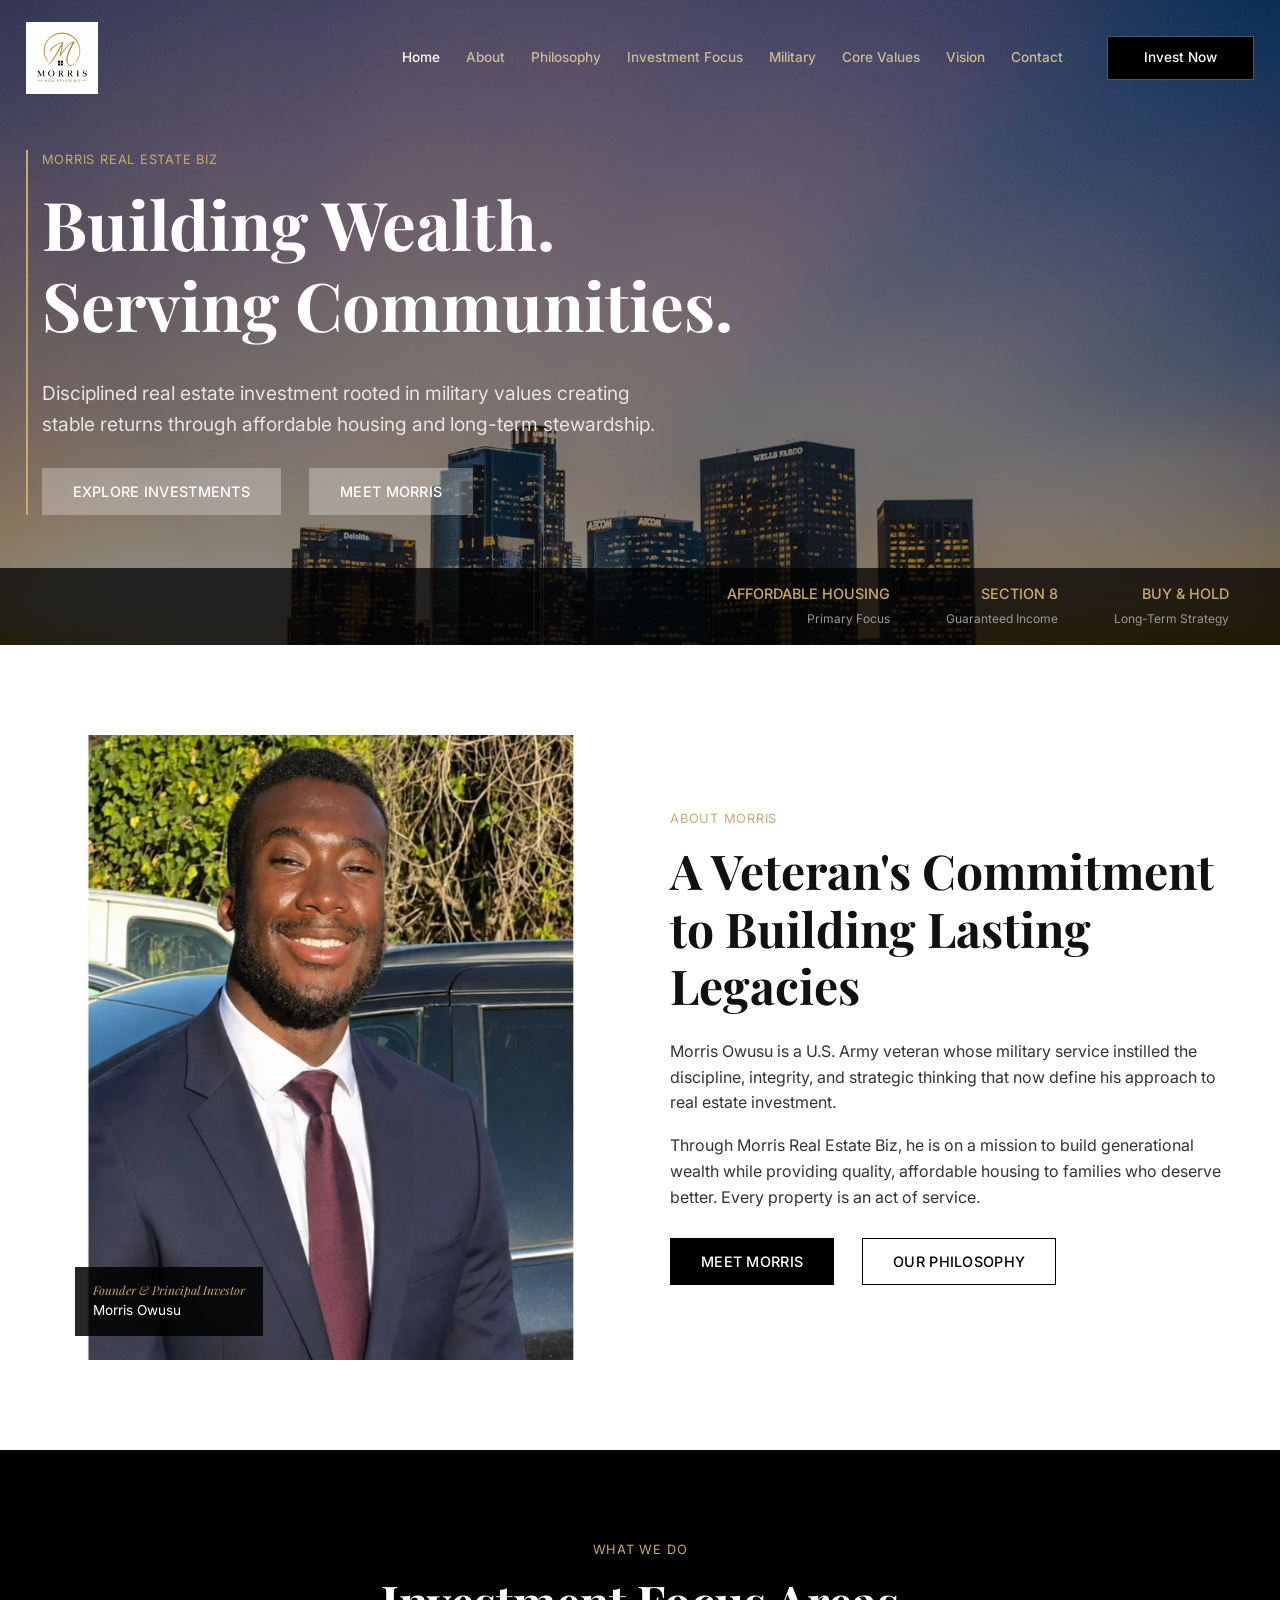
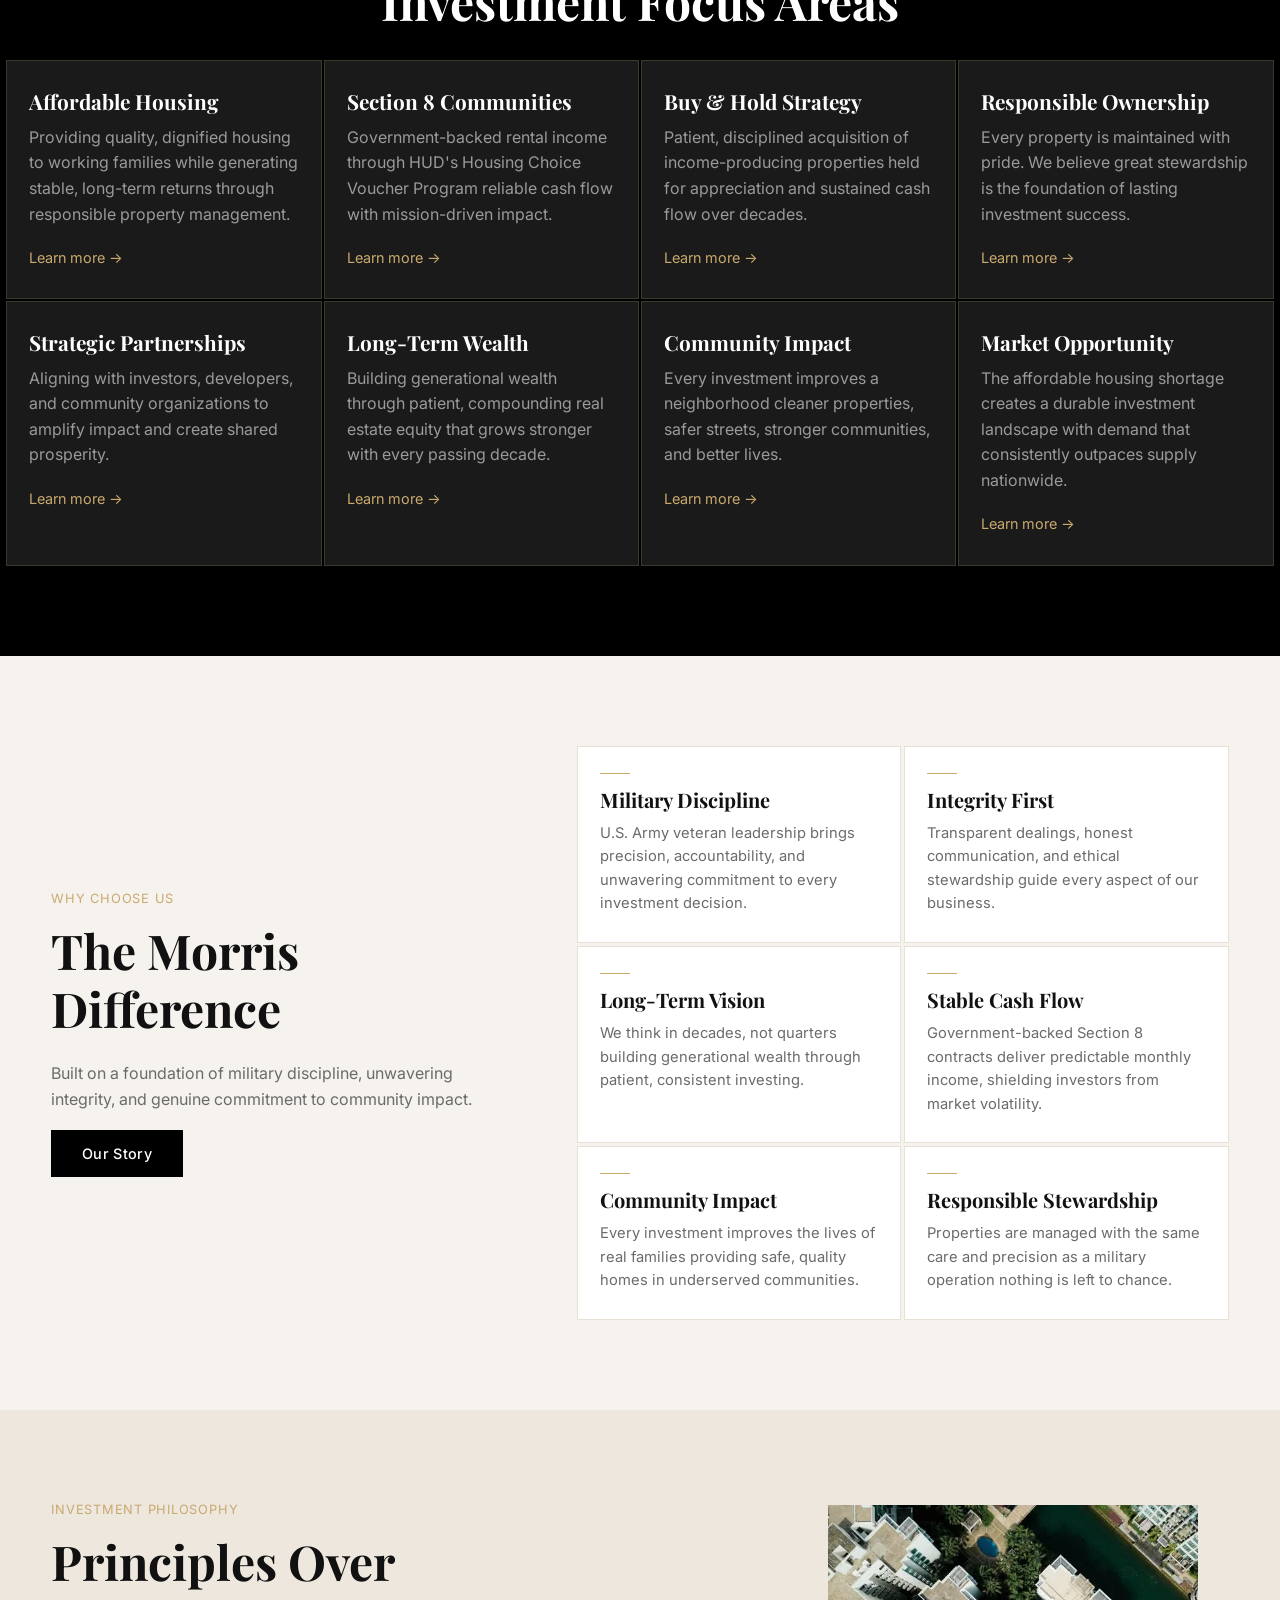
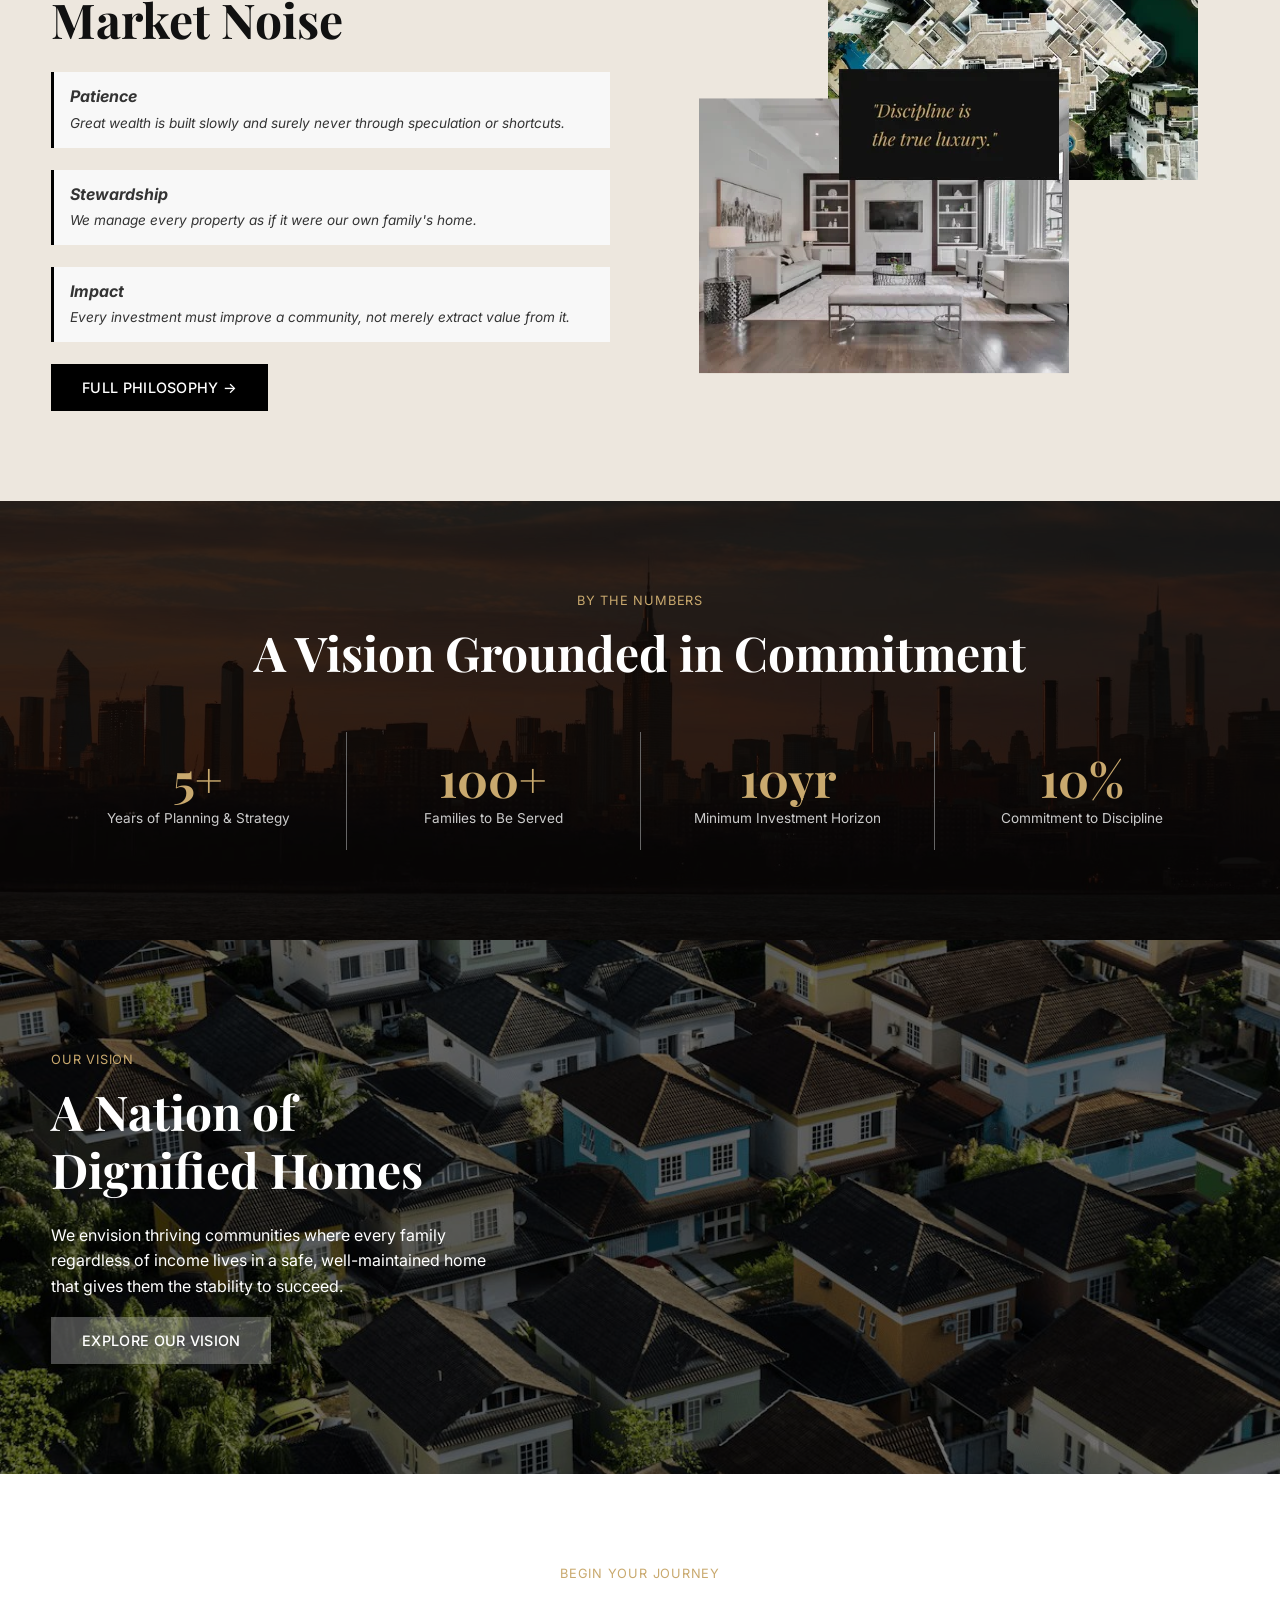
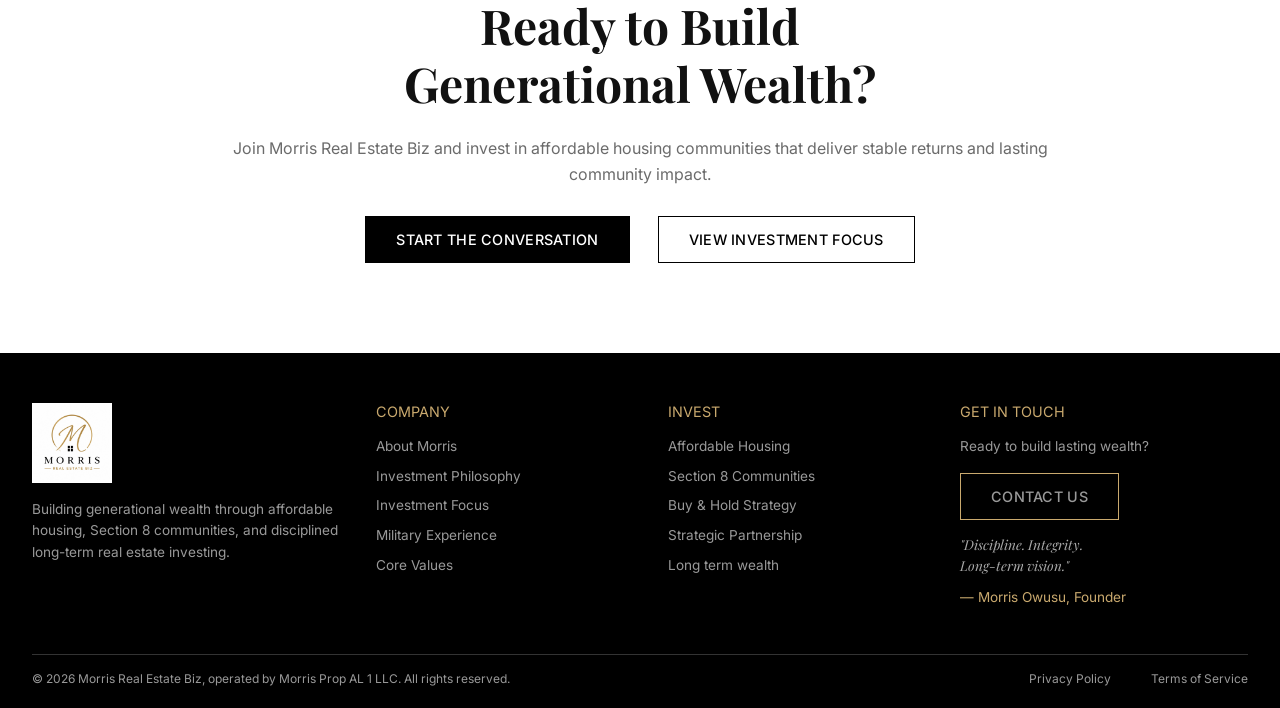
<file: index.html>
<!DOCTYPE html>
<html lang="en"><head><meta charset="utf-8"><meta name="viewport" content="width=device-width, initial-scale=1">
<title>Morris Real Estate Biz | Building Wealth. Serving Communities.</title><meta name="description" content="Disciplined real estate investment rooted in military values: affordable housing, Section 8 communities, and long-term buy & hold.">
<link rel="icon" type="image/png" href="/favicon.png">
<link rel="preconnect" href="https://fonts.googleapis.com"><link rel="preconnect" href="https://fonts.gstatic.com" crossorigin>
<link href="https://fonts.googleapis.com/css2?family=Inter:wght@400;500;600;700&family=Playfair+Display:ital,wght@0,400;0,600;0,700;0,800;1,400;1,700;1,800&display=swap" rel="stylesheet">
<link rel="stylesheet" href="/assets/style.css"></head>
<body>
<header class="site-header"><div class="nav-wrap">
<a class="logo" href="/" aria-label="Morris Real Estate Biz home"><img src="/assets/img/logo.png" alt="Morris Real Estate Biz logo" width="72" height="72"></a>
<button class="menu-toggle" aria-label="Open menu" onclick="document.querySelector('.nav').classList.toggle('open')">&#9776;</button>
<nav class="nav"><a href="/" class="active">Home</a><a href="/about/">About</a><a href="/philosophy/">Philosophy</a><a href="/investment-focus/">Investment Focus</a><a href="/military/">Military</a><a href="/core-values/">Core Values</a><a href="/vision/">Vision</a><a href="/contact/">Contact</a><a class="btn-nav" href="/contact/">Invest Now</a></nav></div></header>
<main>
<section class="hero  has-bar" style="background-image:url(/assets/img/hero-home.jpg)"><div class="hero-inner"><span class="eyebrow">Morris Real Estate Biz</span><h1>Building Wealth.<br>Serving Communities.</h1><p class="lead">Disciplined real estate investment rooted in military values creating stable returns through affordable housing and long-term stewardship.</p><div class="btns"><a class="btn btn-glass" href="/investment-focus/">Explore Investments</a><a class="btn btn-glass" href="/about/">Meet Morris</a></div></div><div class="hero-bar"><div><strong>AFFORDABLE HOUSING</strong><span>Primary Focus</span></div><div><strong>SECTION 8</strong><span>Guaranteed Income</span></div><div><strong>BUY &amp; HOLD</strong><span>Long-Term Strategy</span></div></div></section><section><div class="container split"><div class="rel"><img src="/assets/img/morris-portrait.webp" alt="Morris Owusu, Founder &amp; Principal Investor" width="625" height="625" style="width:100%;max-width:560px"><div class="photo-tag"><em>Founder &amp; Principal Investor</em>Morris Owusu</div></div>
<div><span class="eyebrow">About Morris</span><h2>A Veteran's Commitment to Building Lasting Legacies</h2><p>Morris Owusu is a U.S. Army veteran whose military service instilled the discipline, integrity, and strategic thinking that now define his approach to real estate investment.</p><p>Through Morris Real Estate Biz, he is on a mission to build generational wealth while providing quality, affordable housing to families who deserve better. Every property is an act of service.</p><div class="btns"><a class="btn btn-dark" href="/about/">Meet Morris</a><a class="btn btn-outline" href="/philosophy/">Our Philosophy</a></div></div></div></section>
<section class="bg-black"><div class="center"><span class="eyebrow">What We Do</span><h2>Investment Focus Areas</h2></div><div class="cards4" style="width:99%;margin:30px auto 0"><div class="dcard"><h3>Affordable Housing</h3><p>Providing quality, dignified housing to working families while generating stable, long-term returns through responsible property management.</p><a href="/investment-focus/">Learn more &rarr;</a></div><div class="dcard"><h3>Section 8 Communities</h3><p>Government-backed rental income through HUD's Housing Choice Voucher Program reliable cash flow with mission-driven impact.</p><a href="/investment-focus/">Learn more &rarr;</a></div><div class="dcard"><h3>Buy &amp; Hold Strategy</h3><p>Patient, disciplined acquisition of income-producing properties held for appreciation and sustained cash flow over decades.</p><a href="/investment-focus/">Learn more &rarr;</a></div><div class="dcard"><h3>Responsible Ownership</h3><p>Every property is maintained with pride. We believe great stewardship is the foundation of lasting investment success.</p><a href="/investment-focus/">Learn more &rarr;</a></div><div class="dcard"><h3>Strategic Partnerships</h3><p>Aligning with investors, developers, and community organizations to amplify impact and create shared prosperity.</p><a href="/investment-focus/">Learn more &rarr;</a></div><div class="dcard"><h3>Long-Term Wealth</h3><p>Building generational wealth through patient, compounding real estate equity that grows stronger with every passing decade.</p><a href="/investment-focus/">Learn more &rarr;</a></div><div class="dcard"><h3>Community Impact</h3><p>Every investment improves a neighborhood cleaner properties, safer streets, stronger communities, and better lives.</p><a href="/investment-focus/">Learn more &rarr;</a></div><div class="dcard"><h3>Market Opportunity</h3><p>The affordable housing shortage creates a durable investment landscape with demand that consistently outpaces supply nationwide.</p><a href="/investment-focus/">Learn more &rarr;</a></div></div></section>
<section class="bg-cream"><div class="container split" style="grid-template-columns:1fr 1.4fr"><div><span class="eyebrow">Why Choose Us</span><h2>The Morris<br>Difference</h2><p style="color:var(--muted)">Built on a foundation of military discipline, unwavering integrity, and genuine commitment to community impact.</p><a class="btn btn-dark" href="/about/" style="text-transform:none">Our Story</a></div>
<div class="cards2" style="gap:3px"><div class="wcard"><h3>Military Discipline</h3>U.S. Army veteran leadership brings precision, accountability, and unwavering commitment to every investment decision.</div><div class="wcard"><h3>Integrity First</h3>Transparent dealings, honest communication, and ethical stewardship guide every aspect of our business.</div><div class="wcard"><h3>Long-Term Vision</h3>We think in decades, not quarters building generational wealth through patient, consistent investing.</div><div class="wcard"><h3>Stable Cash Flow</h3>Government-backed Section 8 contracts deliver predictable monthly income, shielding investors from market volatility.</div><div class="wcard"><h3>Community Impact</h3>Every investment improves the lives of real families providing safe, quality homes in underserved communities.</div><div class="wcard"><h3>Responsible Stewardship</h3>Properties are managed with the same care and precision as a military operation nothing is left to chance.</div></div></div></section>
<section class="bg-sand"><div class="container split"><div><span class="eyebrow">Investment Philosophy</span><h2>Principles Over<br>Market Noise</h2>
<div class="principle"><strong>Patience</strong><span>Great wealth is built slowly and surely never through speculation or shortcuts.</span></div>
<div class="principle"><strong>Stewardship</strong><span>We manage every property as if it were our own family's home.</span></div>
<div class="principle"><strong>Impact</strong><span>Every investment must improve a community, not merely extract value from it.</span></div>
<a class="btn btn-dark" href="/philosophy/">Full Philosophy &rarr;</a></div><div><img src="/assets/img/philosophy-collage.webp" alt="Aerial view of residential properties and a modern living room — 'Discipline is the true luxury.'" width="500" height="500" style="margin:0 auto"></div></div></section>
<section class="stats" style="background-image:url(/assets/img/skyline-dusk.jpg)"><div class="container"><span class="eyebrow">By The Numbers</span><h2>A Vision Grounded in Commitment</h2><div class="stat-row"><div><b>5+</b><span>Years of Planning &amp; Strategy</span></div><div><b>100+</b><span>Families to Be Served</span></div><div><b>10yr</b><span>Minimum Investment Horizon</span></div><div><b>10%</b><span>Commitment to Discipline</span></div></div></div></section>
<section class="overlay-sec" style="background-image:url(/assets/img/houses-aerial.jpg);padding:110px 0"><div class="container"><span class="eyebrow">Our Vision</span><h2>A Nation of<br>Dignified Homes</h2><p style="max-width:460px">We envision thriving communities where every family regardless of income lives in a safe, well-maintained home that gives them the stability to succeed.</p><a class="btn btn-glass" href="/vision/">Explore Our Vision</a></div></section>
<section class="center"><div class="narrow"><span class="eyebrow">Begin Your Journey</span><h2>Ready to Build<br>Generational Wealth?</h2><p style="color:var(--muted)">Join Morris Real Estate Biz and invest in affordable housing communities that deliver stable returns and lasting community impact.</p><div class="btns"><a class="btn btn-dark" href="/contact/">Start the Conversation</a><a class="btn btn-outline" href="/investment-focus/">View Investment Focus</a></div></div></section>
</main>
<footer class="site-footer"><div class="foot-grid">
<div><a class="logo" href="/"><img src="/assets/img/logo.png" alt="Morris Real Estate Biz logo" width="80" height="80"></a><p>Building generational wealth through affordable housing, Section 8 communities, and disciplined long-term real estate investing.</p></div>
<div><h4>Company</h4><ul><li><a href="/about/">About Morris</a></li><li><a href="/philosophy/">Investment Philosophy</a></li><li><a href="/investment-focus/">Investment Focus</a></li><li><a href="/military/">Military Experience</a></li><li><a href="/core-values/">Core Values</a></li></ul></div>
<div><h4>Invest</h4><ul><li><a href="/investment-focus/">Affordable Housing</a></li><li><a href="/investment-focus/">Section 8 Communities</a></li><li><a href="/investment-focus/">Buy &amp; Hold Strategy</a></li><li><a href="/investment-focus/">Strategic Partnership</a></li><li><a href="/vision/">Long term wealth</a></li></ul></div>
<div><h4>Get in Touch</h4><p>Ready to build lasting wealth?</p><a class="btn btn-gold-outline" href="/contact/">Contact Us</a><p class="foot-quote">"Discipline. Integrity.<br>Long-term vision."</p><p style="color:var(--gold)">— Morris Owusu, Founder</p></div>
</div>
<div class="foot-bottom"><span>&copy; 2026 Morris Real Estate Biz, operated by Morris Prop AL 1 LLC. All rights reserved.</span><nav><a href="/privacy-policy/">Privacy Policy</a><a href="/terms-and-conditions/">Terms of Service</a></nav></div></footer>
</body></html>
</file>
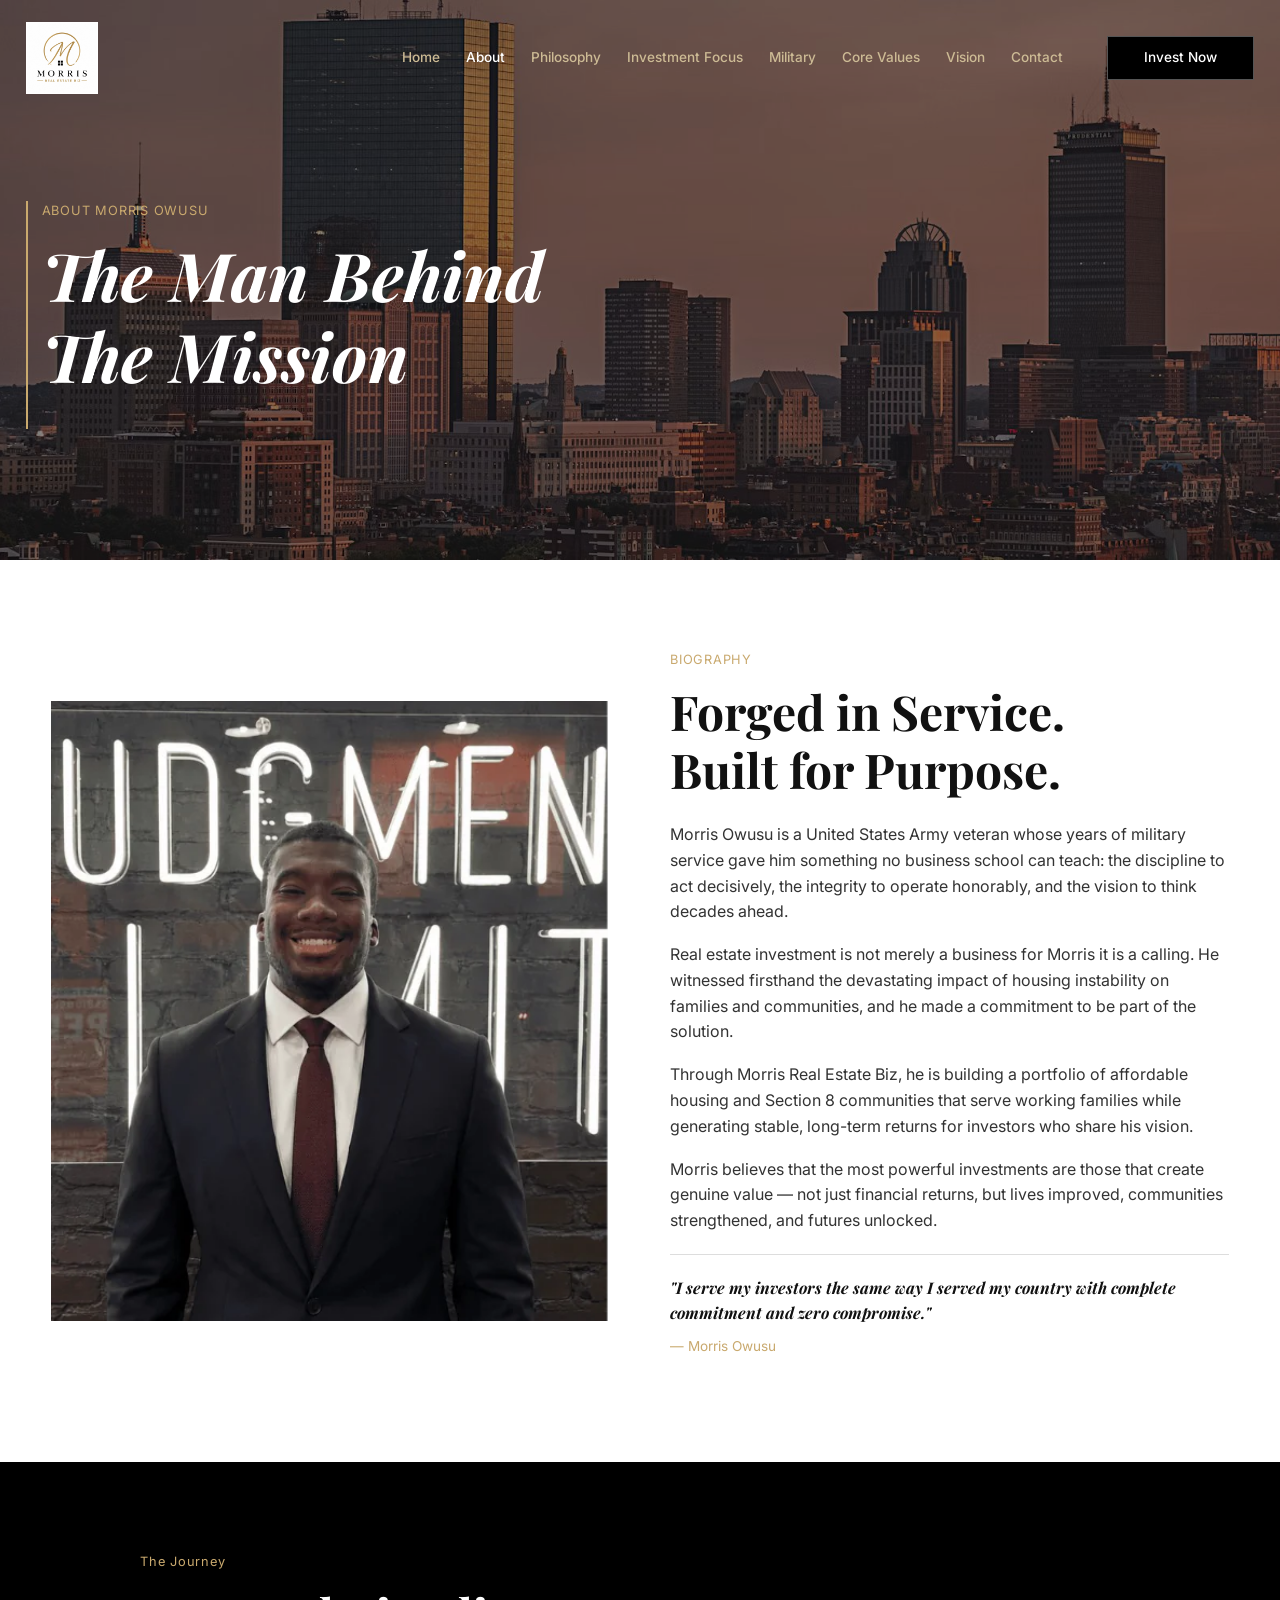
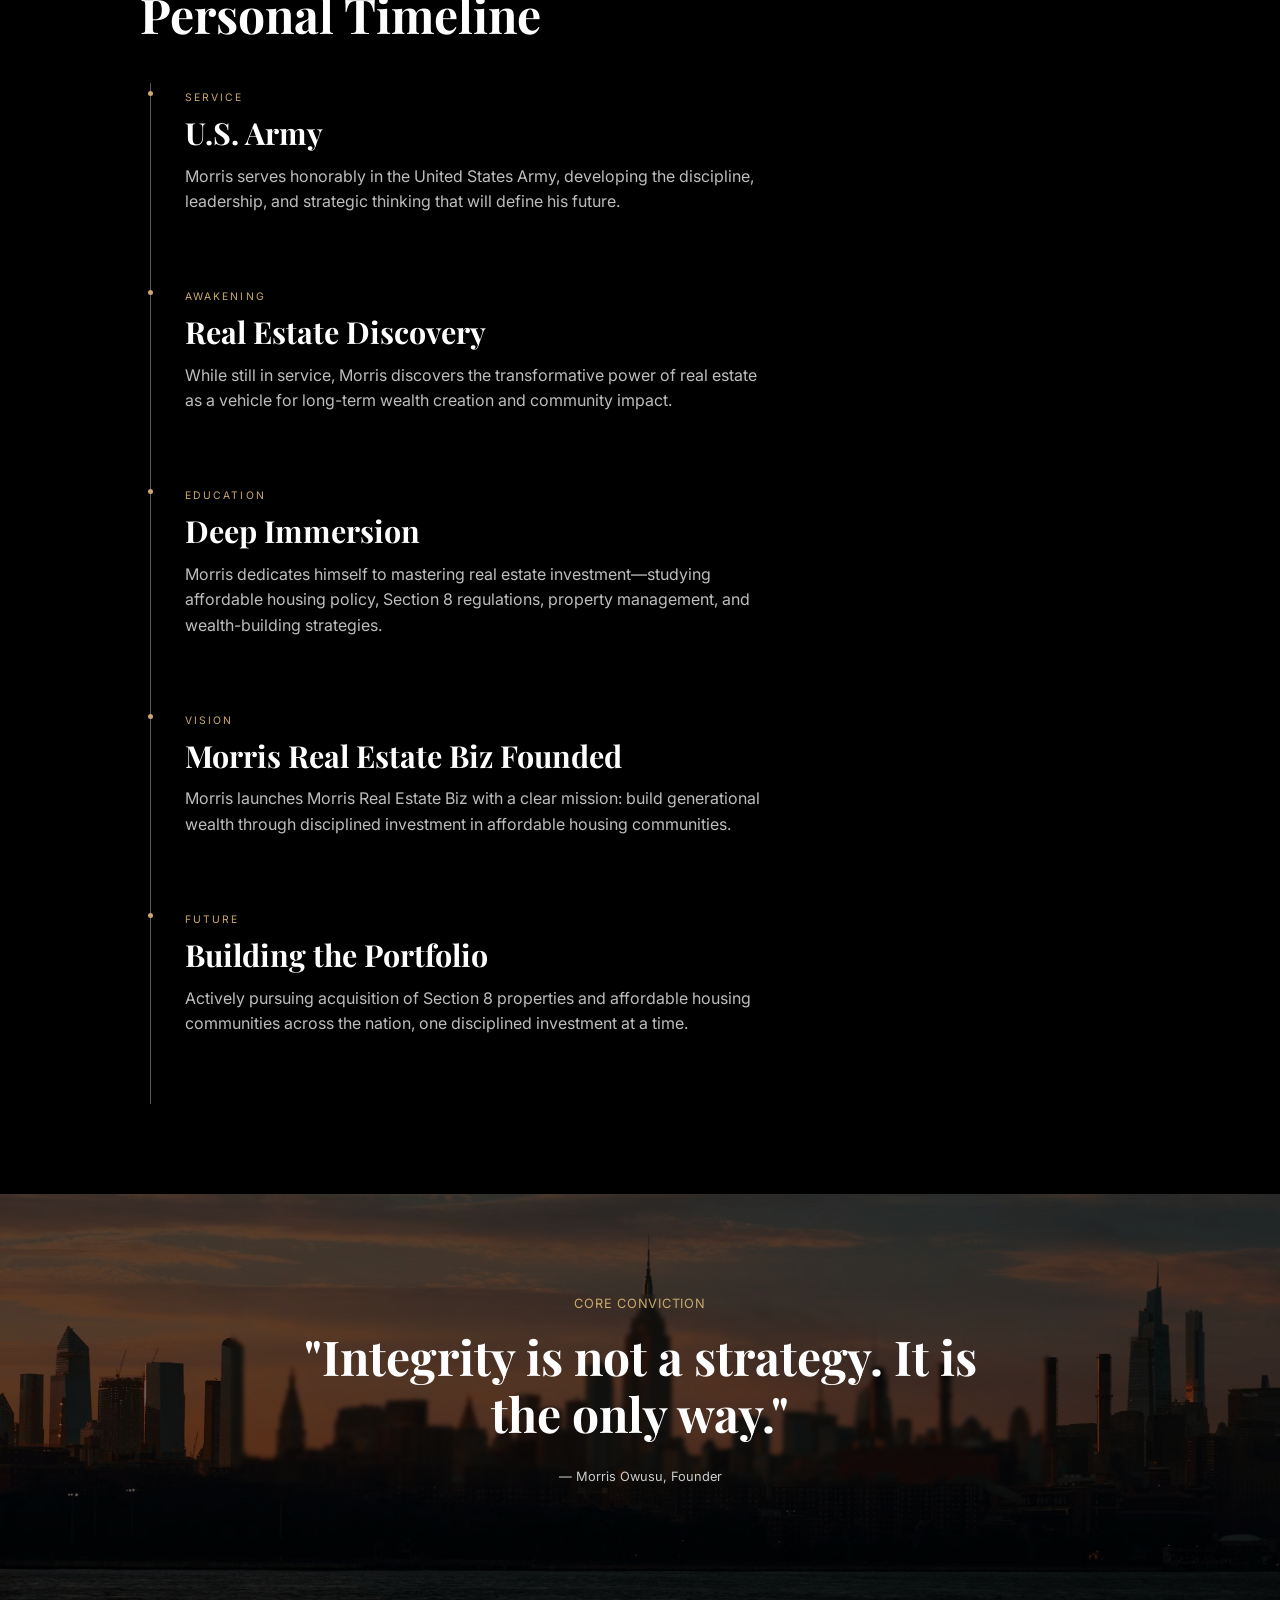
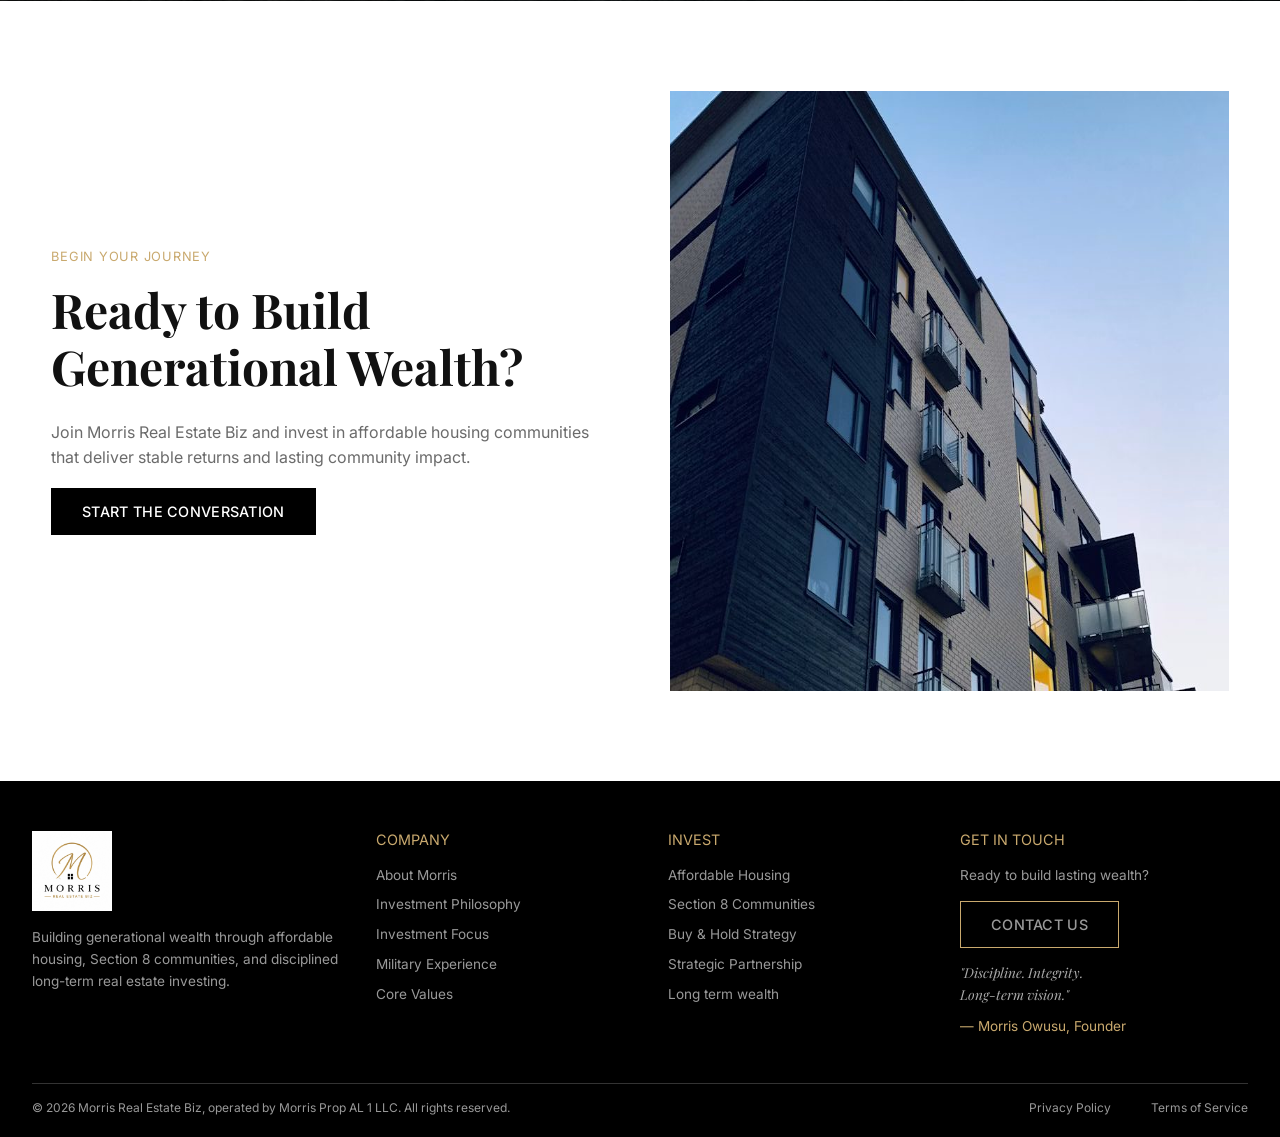
<file: about/index.html>
<!DOCTYPE html>
<html lang="en"><head><meta charset="utf-8"><meta name="viewport" content="width=device-width, initial-scale=1">
<title>About Morris Owusu | Morris Real Estate Biz</title><meta name="description" content="Morris Owusu is a U.S. Army veteran building generational wealth through affordable housing and Section 8 real estate.">
<link rel="icon" type="image/png" href="/favicon.png">
<link rel="preconnect" href="https://fonts.googleapis.com"><link rel="preconnect" href="https://fonts.gstatic.com" crossorigin>
<link href="https://fonts.googleapis.com/css2?family=Inter:wght@400;500;600;700&family=Playfair+Display:ital,wght@0,400;0,600;0,700;0,800;1,400;1,700;1,800&display=swap" rel="stylesheet">
<link rel="stylesheet" href="/assets/style.css"></head>
<body>
<header class="site-header"><div class="nav-wrap">
<a class="logo" href="/" aria-label="Morris Real Estate Biz home"><img src="/assets/img/logo.png" alt="Morris Real Estate Biz logo" width="72" height="72"></a>
<button class="menu-toggle" aria-label="Open menu" onclick="document.querySelector('.nav').classList.toggle('open')">&#9776;</button>
<nav class="nav"><a href="/">Home</a><a href="/about/" class="active">About</a><a href="/philosophy/">Philosophy</a><a href="/investment-focus/">Investment Focus</a><a href="/military/">Military</a><a href="/core-values/">Core Values</a><a href="/vision/">Vision</a><a href="/contact/">Contact</a><a class="btn-nav" href="/contact/">Invest Now</a></nav></div></header>
<main>
<section class="hero short" style="background-image:url(/assets/img/hero-boston.jpg)"><div class="hero-inner"><span class="eyebrow">About Morris Owusu</span><h1><em>The Man Behind<br>The Mission</em></h1></div></section><section><div class="container split"><div><img src="/assets/img/morris-about.webp" alt="Morris Owusu" width="518" height="688" style="margin:0 auto;max-height:620px;object-fit:cover;width:100%"></div>
<div><span class="eyebrow">Biography</span><h2>Forged in Service.<br>Built for Purpose.</h2><p>Morris Owusu is a United States Army veteran whose years of military service gave him something no business school can teach: the discipline to act decisively, the integrity to operate honorably, and the vision to think decades ahead.</p><p>Real estate investment is not merely a business for Morris it is a calling. He witnessed firsthand the devastating impact of housing instability on families and communities, and he made a commitment to be part of the solution.</p><p>Through Morris Real Estate Biz, he is building a portfolio of affordable housing and Section 8 communities that serve working families while generating stable, long-term returns for investors who share his vision.</p><p>Morris believes that the most powerful investments are those that create genuine value — not just financial returns, but lives improved, communities strengthened, and futures unlocked.</p>
<hr style="border:0;border-top:1px solid #ddd;margin:20px 0"><blockquote style="font-family:var(--serif);font-style:italic;font-weight:700;color:#111">"I serve my investors the same way I served my country with complete commitment and zero compromise."</blockquote><p style="color:var(--gold);font-size:.85rem;margin-top:10px">— Morris Owusu</p></div></div></section>
<section class="bg-black"><div class="narrow" style="width:min(1000px,86%)"><span class="eyebrow" style="text-transform:none">The Journey</span><h2>Personal Timeline</h2><div class="timeline" style="margin-top:40px"><div class="item"><small>SERVICE</small><h3>U.S. Army</h3><p>Morris serves honorably in the United States Army, developing the discipline, leadership, and strategic thinking that will define his future.</p></div><div class="item"><small>AWAKENING</small><h3>Real Estate Discovery</h3><p>While still in service, Morris discovers the transformative power of real estate as a vehicle for long-term wealth creation and community impact.</p></div><div class="item"><small>EDUCATION</small><h3>Deep Immersion</h3><p>Morris dedicates himself to mastering real estate investment—studying affordable housing policy, Section 8 regulations, property management, and wealth-building strategies.</p></div><div class="item"><small>VISION</small><h3>Morris Real Estate Biz Founded</h3><p>Morris launches Morris Real Estate Biz with a clear mission: build generational wealth through disciplined investment in affordable housing communities.</p></div><div class="item"><small>FUTURE</small><h3>Building the Portfolio</h3><p>Actively pursuing acquisition of Section 8 properties and affordable housing communities across the nation, one disciplined investment at a time.</p></div></div></div></section>
<section class="overlay-sec center" style="background-image:url(/assets/img/skyline-dusk.jpg);padding:100px 0"><div class="narrow" style="backdrop-filter:blur(2px)"><span class="eyebrow">Core Conviction</span><h2>"Integrity is not a strategy. It is<br>the only way."</h2><p style="font-size:.8rem;color:#ccc">— Morris Owusu, Founder</p></div></section>
<section><div class="container split"><div><span class="eyebrow">Begin Your Journey</span><h2>Ready to Build<br>Generational Wealth?</h2><p style="color:var(--muted)">Join Morris Real Estate Biz and invest in affordable housing communities that deliver stable returns and lasting community impact.</p><a class="btn btn-dark" href="/contact/">Start the Conversation</a></div><div><img src="/assets/img/building-sky.jpg" alt="Modern apartment building" width="800" height="600"></div></div></section>
</main>
<footer class="site-footer"><div class="foot-grid">
<div><a class="logo" href="/"><img src="/assets/img/logo.png" alt="Morris Real Estate Biz logo" width="80" height="80"></a><p>Building generational wealth through affordable housing, Section 8 communities, and disciplined long-term real estate investing.</p></div>
<div><h4>Company</h4><ul><li><a href="/about/">About Morris</a></li><li><a href="/philosophy/">Investment Philosophy</a></li><li><a href="/investment-focus/">Investment Focus</a></li><li><a href="/military/">Military Experience</a></li><li><a href="/core-values/">Core Values</a></li></ul></div>
<div><h4>Invest</h4><ul><li><a href="/investment-focus/">Affordable Housing</a></li><li><a href="/investment-focus/">Section 8 Communities</a></li><li><a href="/investment-focus/">Buy &amp; Hold Strategy</a></li><li><a href="/investment-focus/">Strategic Partnership</a></li><li><a href="/vision/">Long term wealth</a></li></ul></div>
<div><h4>Get in Touch</h4><p>Ready to build lasting wealth?</p><a class="btn btn-gold-outline" href="/contact/">Contact Us</a><p class="foot-quote">"Discipline. Integrity.<br>Long-term vision."</p><p style="color:var(--gold)">— Morris Owusu, Founder</p></div>
</div>
<div class="foot-bottom"><span>&copy; 2026 Morris Real Estate Biz, operated by Morris Prop AL 1 LLC. All rights reserved.</span><nav><a href="/privacy-policy/">Privacy Policy</a><a href="/terms-and-conditions/">Terms of Service</a></nav></div></footer>
</body></html>
</file>
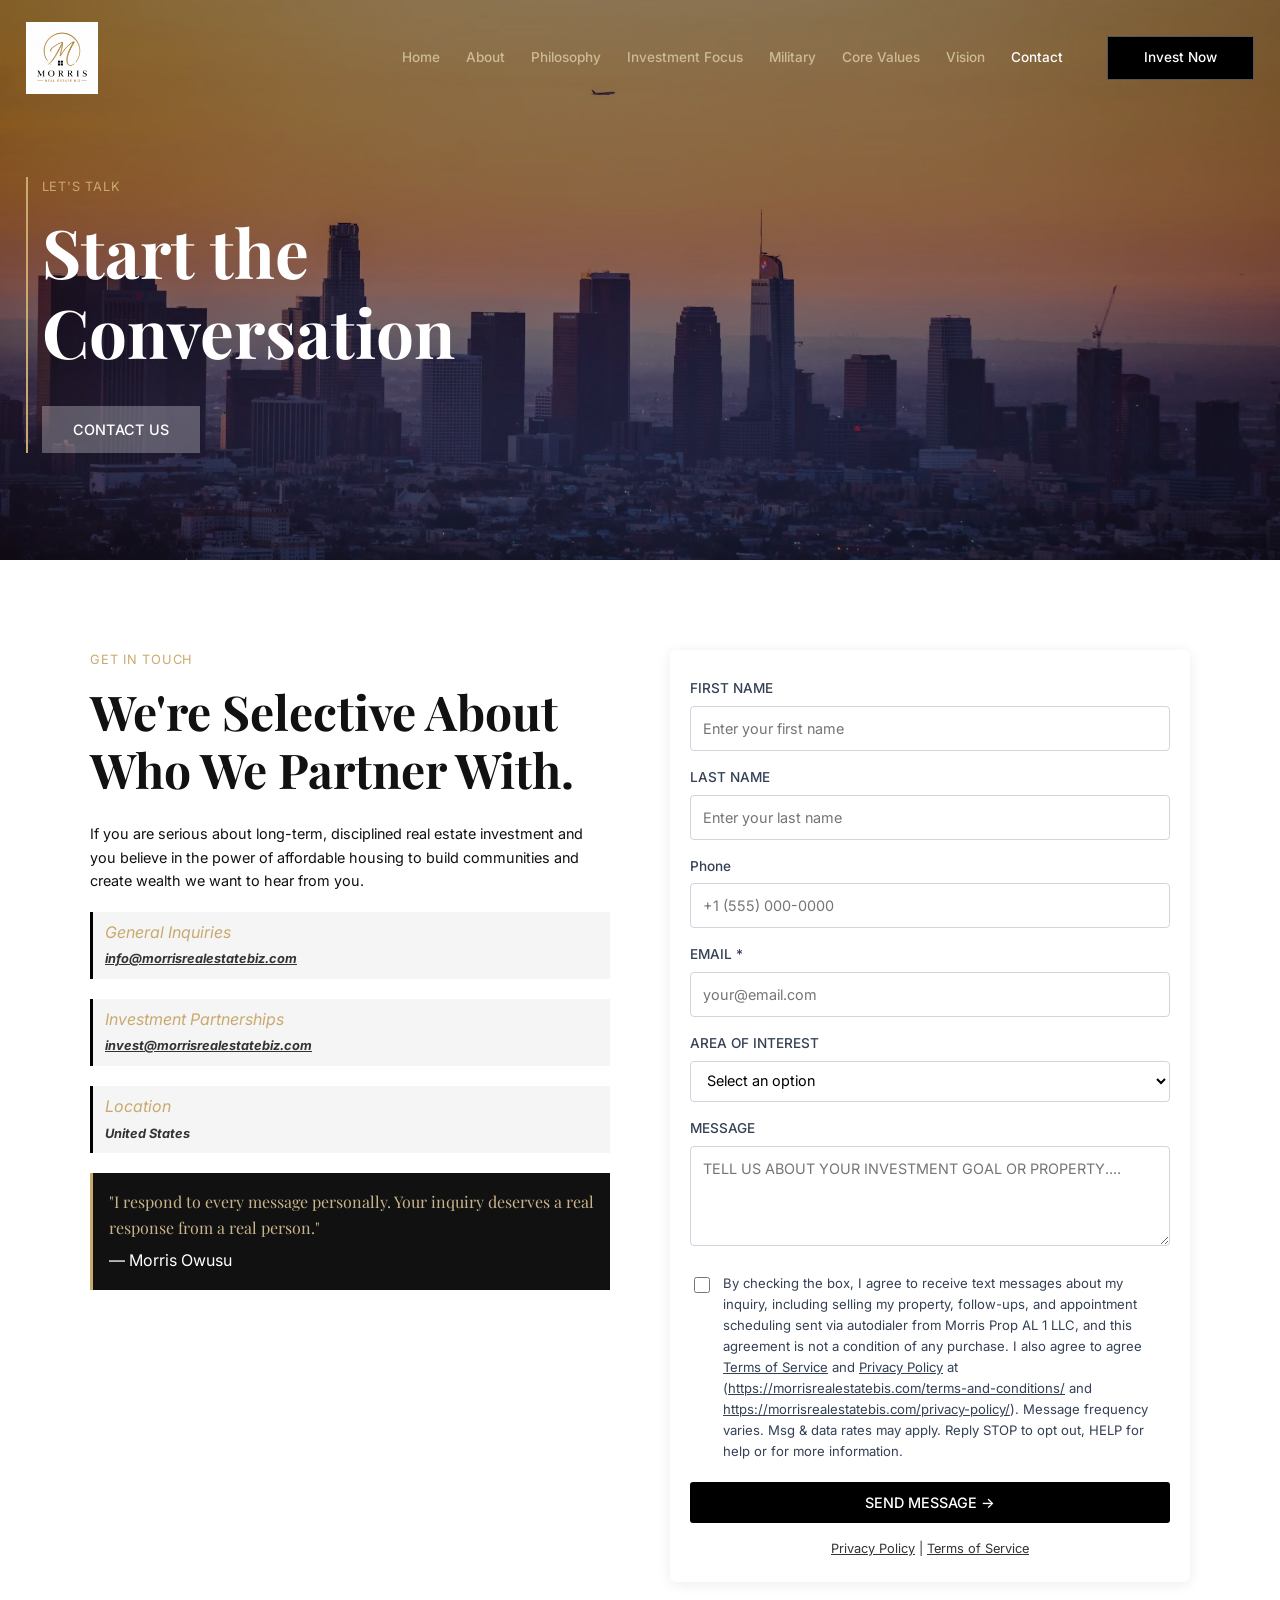
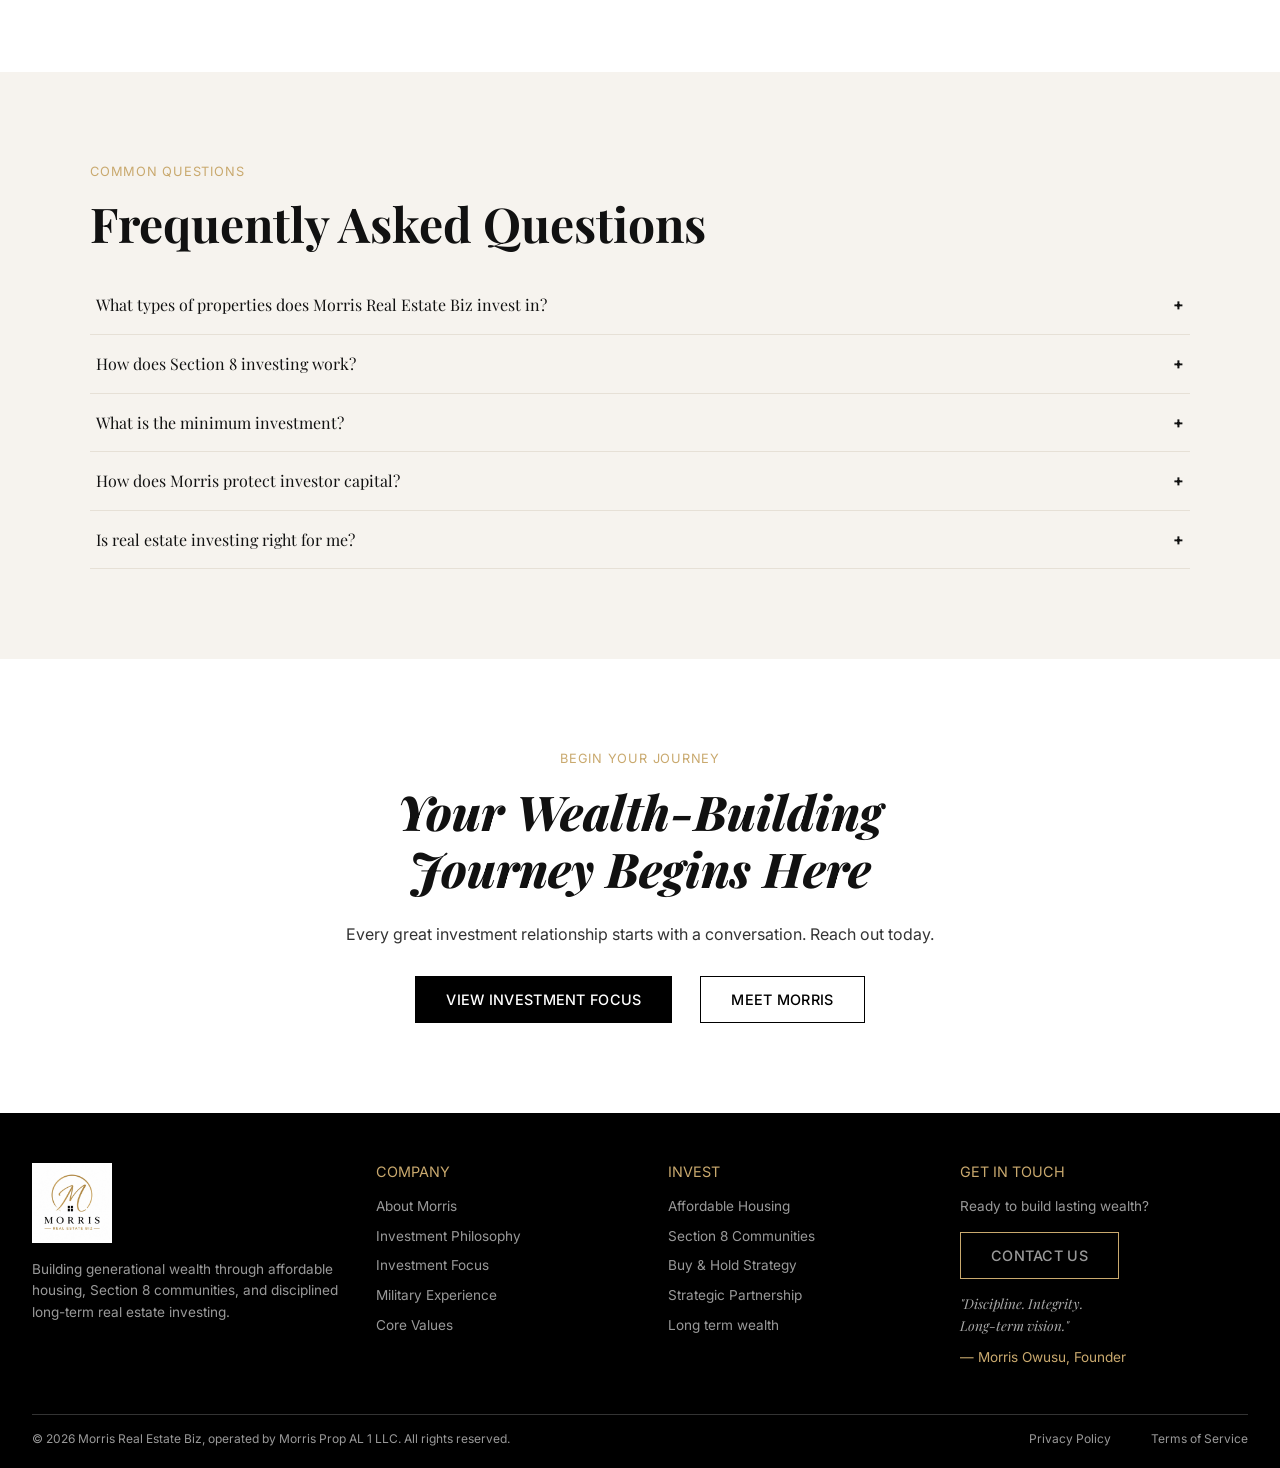
<file: contact/index.html>
<!DOCTYPE html>
<html lang="en"><head><meta charset="utf-8"><meta name="viewport" content="width=device-width, initial-scale=1">
<title>Contact | Morris Real Estate Biz</title><meta name="description" content="Start the conversation with Morris Real Estate Biz.">
<link rel="icon" type="image/png" href="/favicon.png">
<link rel="preconnect" href="https://fonts.googleapis.com"><link rel="preconnect" href="https://fonts.gstatic.com" crossorigin>
<link href="https://fonts.googleapis.com/css2?family=Inter:wght@400;500;600;700&family=Playfair+Display:ital,wght@0,400;0,600;0,700;0,800;1,400;1,700;1,800&display=swap" rel="stylesheet">
<link rel="stylesheet" href="/assets/style.css"></head>
<body>
<header class="site-header"><div class="nav-wrap">
<a class="logo" href="/" aria-label="Morris Real Estate Biz home"><img src="/assets/img/logo.png" alt="Morris Real Estate Biz logo" width="72" height="72"></a>
<button class="menu-toggle" aria-label="Open menu" onclick="document.querySelector('.nav').classList.toggle('open')">&#9776;</button>
<nav class="nav"><a href="/">Home</a><a href="/about/">About</a><a href="/philosophy/">Philosophy</a><a href="/investment-focus/">Investment Focus</a><a href="/military/">Military</a><a href="/core-values/">Core Values</a><a href="/vision/">Vision</a><a href="/contact/" class="active">Contact</a><a class="btn-nav" href="/contact/">Invest Now</a></nav></div></header>
<main>
<section class="hero short" style="background-image:url(/assets/img/hero-la-skyline.jpg)"><div class="hero-inner"><span class="eyebrow">Let's Talk</span><h1>Start the<br>Conversation</h1><div class="btns"><a class="btn btn-glass" href="#contact-form">Contact Us</a></div></div></section><section><div class="container split" style="width:min(1100px,92%);align-items:start"><div><span class="eyebrow">Get In Touch</span><h2>We're Selective About<br>Who We Partner With.</h2><p style="font-size:.9rem;color:#111">If you are serious about long-term, disciplined real estate investment and you believe in the power of affordable housing to build communities and create wealth we want to hear from you.</p>
<div class="info-box"><em>General Inquiries</em><strong><a href="mailto:info@morrisrealestatebiz.com">info@morrisrealestatebiz.com</a></strong></div>
<div class="info-box"><em>Investment Partnerships</em><strong><a href="mailto:invest@morrisrealestatebiz.com">invest@morrisrealestatebiz.com</a></strong></div>
<div class="info-box"><em>Location</em><strong>United States</strong></div>
<div class="quote-dark">"I respond to every message personally. Your inquiry deserves a real response from a real person."<span>— Morris Owusu</span></div></div>
<form id="contact-form" class="form-card" action="https://formsubmit.co/morrisowusu24@gmail.com" method="POST">
<input type="hidden" name="_subject" value="New website inquiry">
<input type="hidden" name="_captcha" value="true">
<input type="hidden" name="_template" value="table">
<input type="hidden" name="_next" value="https://morrisrealestatebis.com/thanks/">
<input type="text" name="_honey" style="display:none" tabindex="-1" autocomplete="off">
<label for="first_name">FIRST NAME</label><input type="text" id="first_name" name="First name" placeholder="Enter your first name" autocomplete="given-name">
<label for="last_name">LAST NAME</label><input type="text" id="last_name" name="Last name" placeholder="Enter your last name" autocomplete="family-name">
<label for="phone">Phone</label><input type="tel" id="phone" name="Phone" placeholder="+1 (555) 000-0000" autocomplete="tel">
<label for="email">EMAIL *</label><input type="email" id="email" name="email" placeholder="your@email.com" required autocomplete="email">
<label for="interest">AREA OF INTEREST</label><select id="interest" name="Area of interest"><option value="">Select an option</option><option>Selling a property</option><option>Investment partnership</option><option>Affordable housing / Section 8</option><option>General inquiry</option></select>
<label for="message">MESSAGE</label><textarea id="message" name="Message" placeholder="TELL US ABOUT YOUR INVESTMENT GOAL OR PROPERTY...."></textarea>
<div class="consent"><input type="checkbox" id="sms_consent" name="SMS consent" value="Yes - agreed to receive text messages from Morris Prop AL 1 LLC"><label for="sms_consent" style="margin:0;font-weight:400;font-size:.82rem">By checking the box, I agree to receive text messages about my inquiry, including selling my property, follow-ups, and appointment scheduling sent via autodialer from Morris Prop AL 1 LLC, and this agreement is not a condition of any purchase. I also agree to agree <a href="https://morrisrealestatebis.com/terms-and-conditions/" style="text-decoration:underline">Terms of Service</a> and <a href="https://morrisrealestatebis.com/privacy-policy/" style="text-decoration:underline">Privacy Policy</a> at (<a href="https://morrisrealestatebis.com/terms-and-conditions/" style="text-decoration:underline">https://morrisrealestatebis.com/terms-and-conditions/</a> and <a href="https://morrisrealestatebis.com/privacy-policy/" style="text-decoration:underline">https://morrisrealestatebis.com/privacy-policy/</a>). Message frequency varies. Msg &amp; data rates may apply. Reply STOP to opt out, HELP for help or for more information.</label></div>
<button type="submit">SEND MESSAGE &rarr;</button>
<div class="form-links"><a href="/privacy-policy/">Privacy Policy</a> | <a href="/terms-and-conditions/">Terms of Service</a></div>
</form></div></section>
<section class="bg-cream"><div class="container" style="width:min(1100px,92%)"><span class="eyebrow">Common Questions</span><h2>Frequently Asked Questions</h2><div class="faq"><details><summary>What types of properties does Morris Real Estate Biz invest in?</summary><p>We focus primarily on affordable housing and Section 8 qualified multifamily and single-family residential properties. We prioritize markets with strong demand, manageable prices, and genuine community need.</p></details><details><summary>How does Section 8 investing work?</summary><p>The Housing Choice Voucher Program (Section 8) allows qualifying tenants to use government vouchers for rental assistance. As a landlord, you receive a guaranteed portion of rent directly from HUD, providing exceptional income stability.</p></details><details><summary>What is the minimum investment?</summary><p>Minimum investment thresholds vary by deal structure. We encourage you to reach out for a conversation — we tailor partnership structures to align with each investor's goals and capacity.</p></details><details><summary>How does Morris protect investor capital?</summary><p>Through conservative leverage, rigorous property due diligence, thorough market analysis, and disciplined cash flow underwriting. Every deal must cashflow positively before we proceed.</p></details><details><summary>Is real estate investing right for me?</summary><p>Real estate investment requires patience, capital commitment, and a long-term outlook. If you share Morris's belief in the power of patient, disciplined investing in affordable housing, we encourage you to start a conversation.</p></details></div></div></section>
<section class="center"><div class="narrow"><span class="eyebrow">Begin Your Journey</span><h2 style="font-style:italic;font-weight:800">Your Wealth-Building<br>Journey Begins Here</h2><p>Every great investment relationship starts with a conversation. Reach out today.</p><div class="btns"><a class="btn btn-dark" href="/investment-focus/">View Investment Focus</a><a class="btn btn-outline" href="/about/">Meet Morris</a></div></div></section>
</main>
<footer class="site-footer"><div class="foot-grid">
<div><a class="logo" href="/"><img src="/assets/img/logo.png" alt="Morris Real Estate Biz logo" width="80" height="80"></a><p>Building generational wealth through affordable housing, Section 8 communities, and disciplined long-term real estate investing.</p></div>
<div><h4>Company</h4><ul><li><a href="/about/">About Morris</a></li><li><a href="/philosophy/">Investment Philosophy</a></li><li><a href="/investment-focus/">Investment Focus</a></li><li><a href="/military/">Military Experience</a></li><li><a href="/core-values/">Core Values</a></li></ul></div>
<div><h4>Invest</h4><ul><li><a href="/investment-focus/">Affordable Housing</a></li><li><a href="/investment-focus/">Section 8 Communities</a></li><li><a href="/investment-focus/">Buy &amp; Hold Strategy</a></li><li><a href="/investment-focus/">Strategic Partnership</a></li><li><a href="/vision/">Long term wealth</a></li></ul></div>
<div><h4>Get in Touch</h4><p>Ready to build lasting wealth?</p><a class="btn btn-gold-outline" href="/contact/">Contact Us</a><p class="foot-quote">"Discipline. Integrity.<br>Long-term vision."</p><p style="color:var(--gold)">— Morris Owusu, Founder</p></div>
</div>
<div class="foot-bottom"><span>&copy; 2026 Morris Real Estate Biz, operated by Morris Prop AL 1 LLC. All rights reserved.</span><nav><a href="/privacy-policy/">Privacy Policy</a><a href="/terms-and-conditions/">Terms of Service</a></nav></div></footer>
</body></html>
</file>
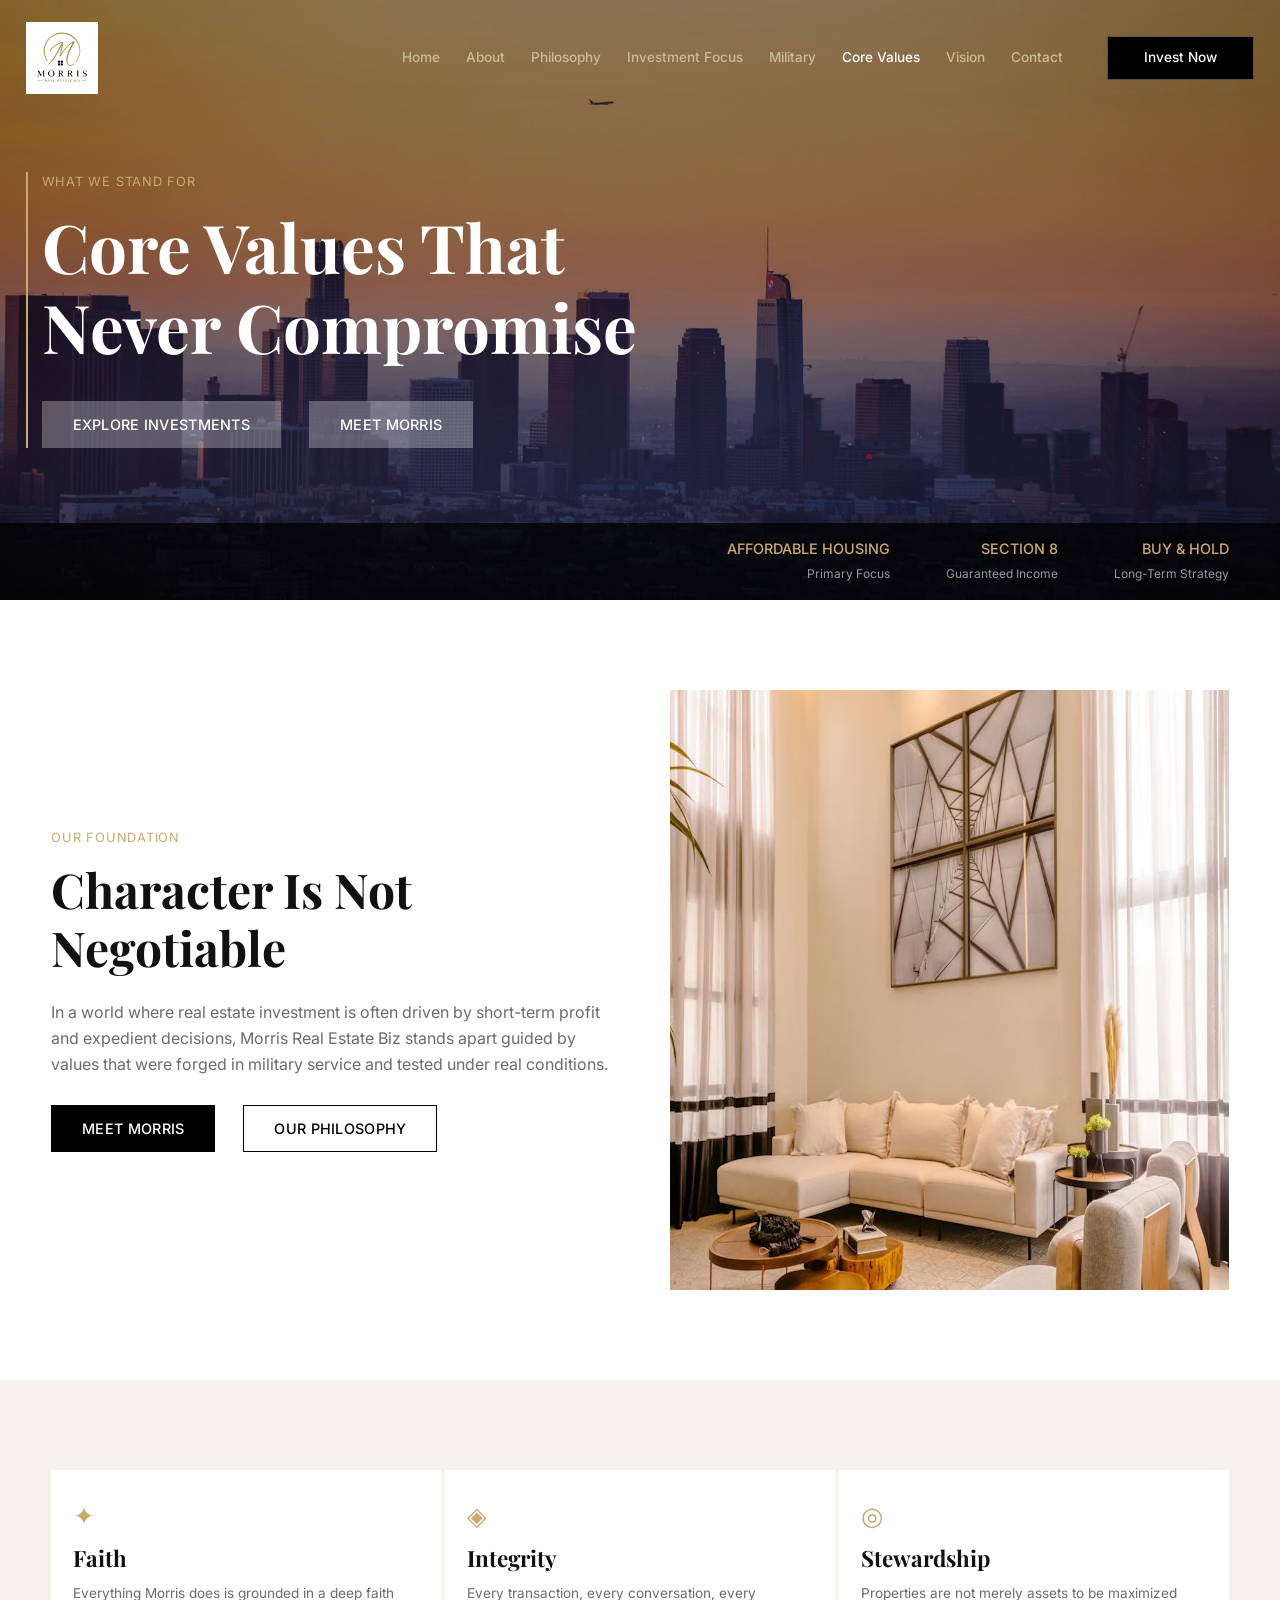
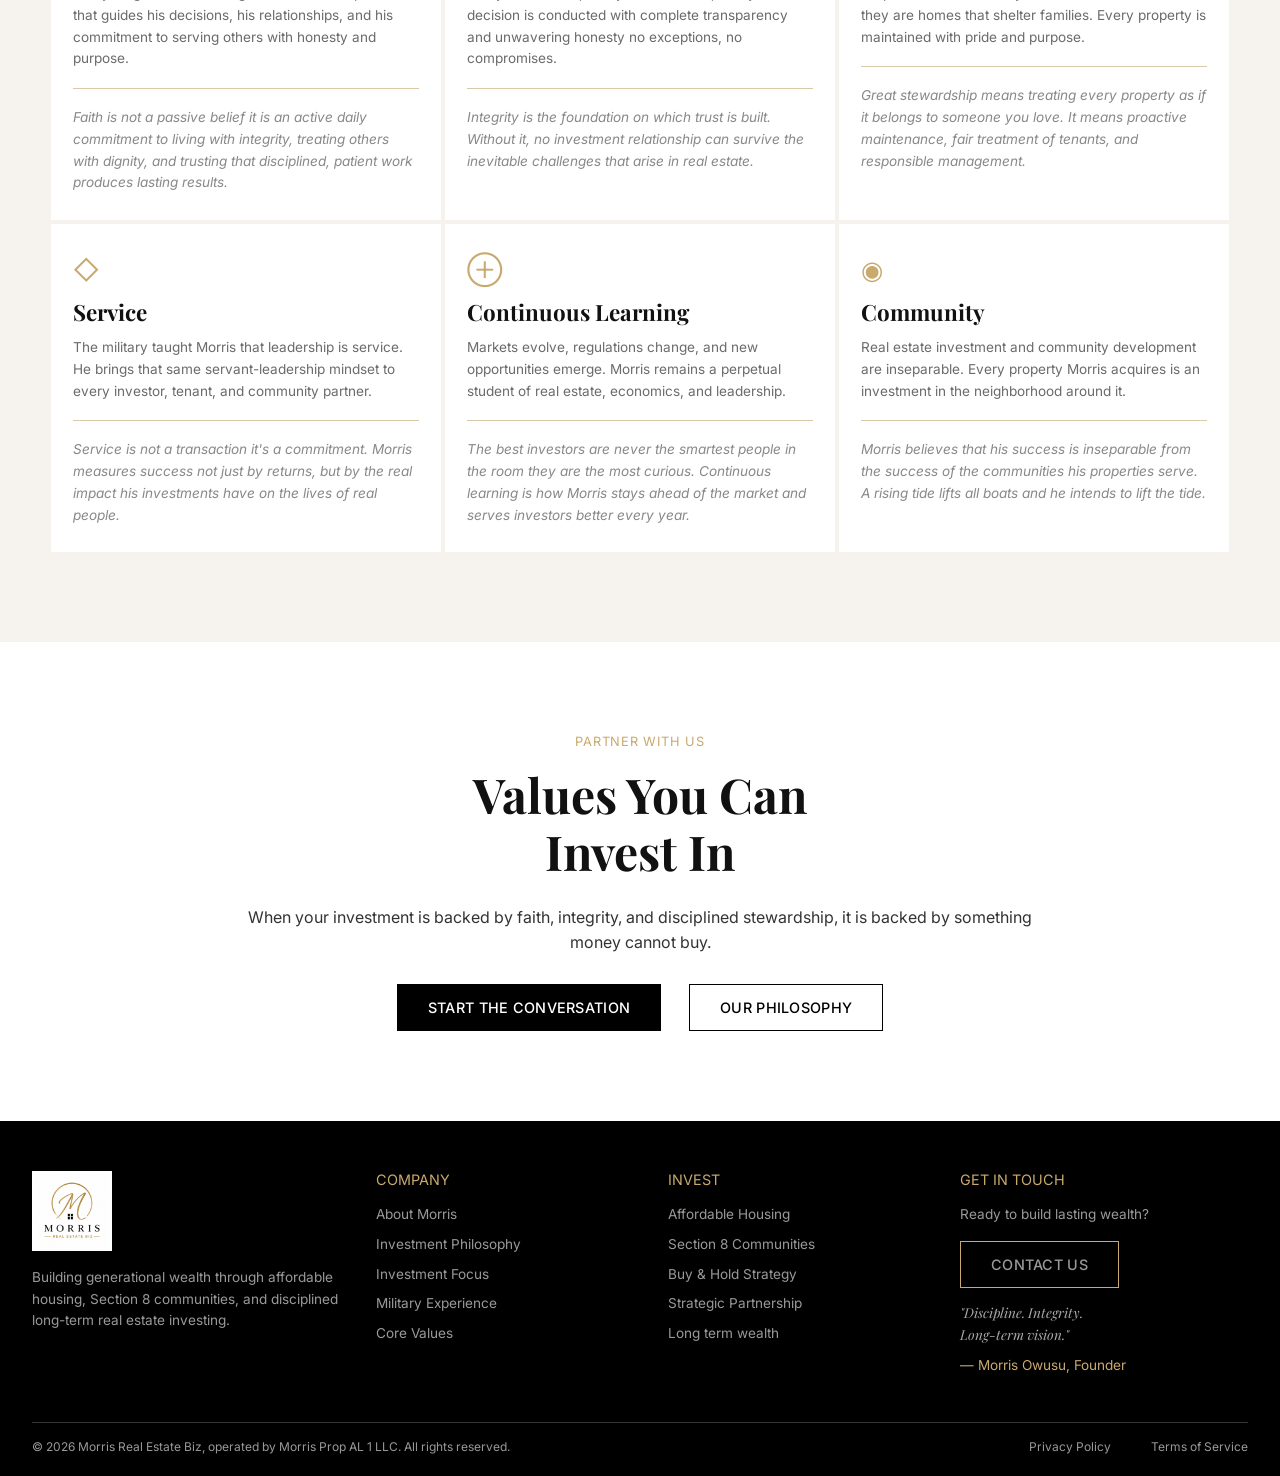
<file: core-values/index.html>
<!DOCTYPE html>
<html lang="en"><head><meta charset="utf-8"><meta name="viewport" content="width=device-width, initial-scale=1">
<title>Core Values | Morris Real Estate Biz</title><meta name="description" content="Faith, integrity, stewardship, service, continuous learning, and community.">
<link rel="icon" type="image/png" href="/favicon.png">
<link rel="preconnect" href="https://fonts.googleapis.com"><link rel="preconnect" href="https://fonts.gstatic.com" crossorigin>
<link href="https://fonts.googleapis.com/css2?family=Inter:wght@400;500;600;700&family=Playfair+Display:ital,wght@0,400;0,600;0,700;0,800;1,400;1,700;1,800&display=swap" rel="stylesheet">
<link rel="stylesheet" href="/assets/style.css"></head>
<body>
<header class="site-header"><div class="nav-wrap">
<a class="logo" href="/" aria-label="Morris Real Estate Biz home"><img src="/assets/img/logo.png" alt="Morris Real Estate Biz logo" width="72" height="72"></a>
<button class="menu-toggle" aria-label="Open menu" onclick="document.querySelector('.nav').classList.toggle('open')">&#9776;</button>
<nav class="nav"><a href="/">Home</a><a href="/about/">About</a><a href="/philosophy/">Philosophy</a><a href="/investment-focus/">Investment Focus</a><a href="/military/">Military</a><a href="/core-values/" class="active">Core Values</a><a href="/vision/">Vision</a><a href="/contact/">Contact</a><a class="btn-nav" href="/contact/">Invest Now</a></nav></div></header>
<main>
<section class="hero  has-bar" style="background-image:url(/assets/img/hero-la-skyline.jpg)"><div class="hero-inner"><span class="eyebrow">What We Stand For</span><h1>Core Values That<br>Never Compromise</h1><div class="btns"><a class="btn btn-glass" href="/investment-focus/">Explore Investments</a><a class="btn btn-glass" href="/about/">Meet Morris</a></div></div><div class="hero-bar"><div><strong>AFFORDABLE HOUSING</strong><span>Primary Focus</span></div><div><strong>SECTION 8</strong><span>Guaranteed Income</span></div><div><strong>BUY &amp; HOLD</strong><span>Long-Term Strategy</span></div></div></section><section><div class="container split"><div><span class="eyebrow">Our Foundation</span><h2>Character Is Not<br>Negotiable</h2><p style="color:var(--muted)">In a world where real estate investment is often driven by short-term profit and expedient decisions, Morris Real Estate Biz stands apart guided by values that were forged in military service and tested under real conditions.</p><div class="btns"><a class="btn btn-dark" href="/about/">Meet Morris</a><a class="btn btn-outline" href="/philosophy/">Our Philosophy</a></div></div><div><img src="/assets/img/living-room.jpg" alt="Bright, well-kept living room" width="800" height="600"></div></div></section>
<section class="bg-cream"><div class="container cards3"><div class="vcard"><div class="icon">&#10022;</div><h3>Faith</h3><p>Everything Morris does is grounded in a deep faith that guides his decisions, his relationships, and his commitment to serving others with honesty and purpose.</p><hr><em>Faith is not a passive belief it is an active daily commitment to living with integrity, treating others with dignity, and trusting that disciplined, patient work produces lasting results.</em></div><div class="vcard"><div class="icon">&#9672;</div><h3>Integrity</h3><p>Every transaction, every conversation, every decision is conducted with complete transparency and unwavering honesty no exceptions, no compromises.</p><hr><em>Integrity is the foundation on which trust is built. Without it, no investment relationship can survive the inevitable challenges that arise in real estate.</em></div><div class="vcard"><div class="icon">&#9678;</div><h3>Stewardship</h3><p>Properties are not merely assets to be maximized they are homes that shelter families. Every property is maintained with pride and purpose.</p><hr><em>Great stewardship means treating every property as if it belongs to someone you love. It means proactive maintenance, fair treatment of tenants, and responsible management.</em></div><div class="vcard"><div class="icon">&#9671;</div><h3>Service</h3><p>The military taught Morris that leadership is service. He brings that same servant-leadership mindset to every investor, tenant, and community partner.</p><hr><em>Service is not a transaction it's a commitment. Morris measures success not just by returns, but by the real impact his investments have on the lives of real people.</em></div><div class="vcard"><div class="icon">&#8853;</div><h3>Continuous Learning</h3><p>Markets evolve, regulations change, and new opportunities emerge. Morris remains a perpetual student of real estate, economics, and leadership.</p><hr><em>The best investors are never the smartest people in the room they are the most curious. Continuous learning is how Morris stays ahead of the market and serves investors better every year.</em></div><div class="vcard"><div class="icon">&#9673;</div><h3>Community</h3><p>Real estate investment and community development are inseparable. Every property Morris acquires is an investment in the neighborhood around it.</p><hr><em>Morris believes that his success is inseparable from the success of the communities his properties serve. A rising tide lifts all boats and he intends to lift the tide.</em></div></div></section>
<section class="center"><div class="narrow"><span class="eyebrow">Partner With Us</span><h2>Values You Can<br>Invest In</h2><p>When your investment is backed by faith, integrity, and disciplined stewardship, it is backed by something money cannot buy.</p><div class="btns"><a class="btn btn-dark" href="/contact/">Start the Conversation</a><a class="btn btn-outline" href="/philosophy/">Our Philosophy</a></div></div></section>
</main>
<footer class="site-footer"><div class="foot-grid">
<div><a class="logo" href="/"><img src="/assets/img/logo.png" alt="Morris Real Estate Biz logo" width="80" height="80"></a><p>Building generational wealth through affordable housing, Section 8 communities, and disciplined long-term real estate investing.</p></div>
<div><h4>Company</h4><ul><li><a href="/about/">About Morris</a></li><li><a href="/philosophy/">Investment Philosophy</a></li><li><a href="/investment-focus/">Investment Focus</a></li><li><a href="/military/">Military Experience</a></li><li><a href="/core-values/">Core Values</a></li></ul></div>
<div><h4>Invest</h4><ul><li><a href="/investment-focus/">Affordable Housing</a></li><li><a href="/investment-focus/">Section 8 Communities</a></li><li><a href="/investment-focus/">Buy &amp; Hold Strategy</a></li><li><a href="/investment-focus/">Strategic Partnership</a></li><li><a href="/vision/">Long term wealth</a></li></ul></div>
<div><h4>Get in Touch</h4><p>Ready to build lasting wealth?</p><a class="btn btn-gold-outline" href="/contact/">Contact Us</a><p class="foot-quote">"Discipline. Integrity.<br>Long-term vision."</p><p style="color:var(--gold)">— Morris Owusu, Founder</p></div>
</div>
<div class="foot-bottom"><span>&copy; 2026 Morris Real Estate Biz, operated by Morris Prop AL 1 LLC. All rights reserved.</span><nav><a href="/privacy-policy/">Privacy Policy</a><a href="/terms-and-conditions/">Terms of Service</a></nav></div></footer>
</body></html>
</file>
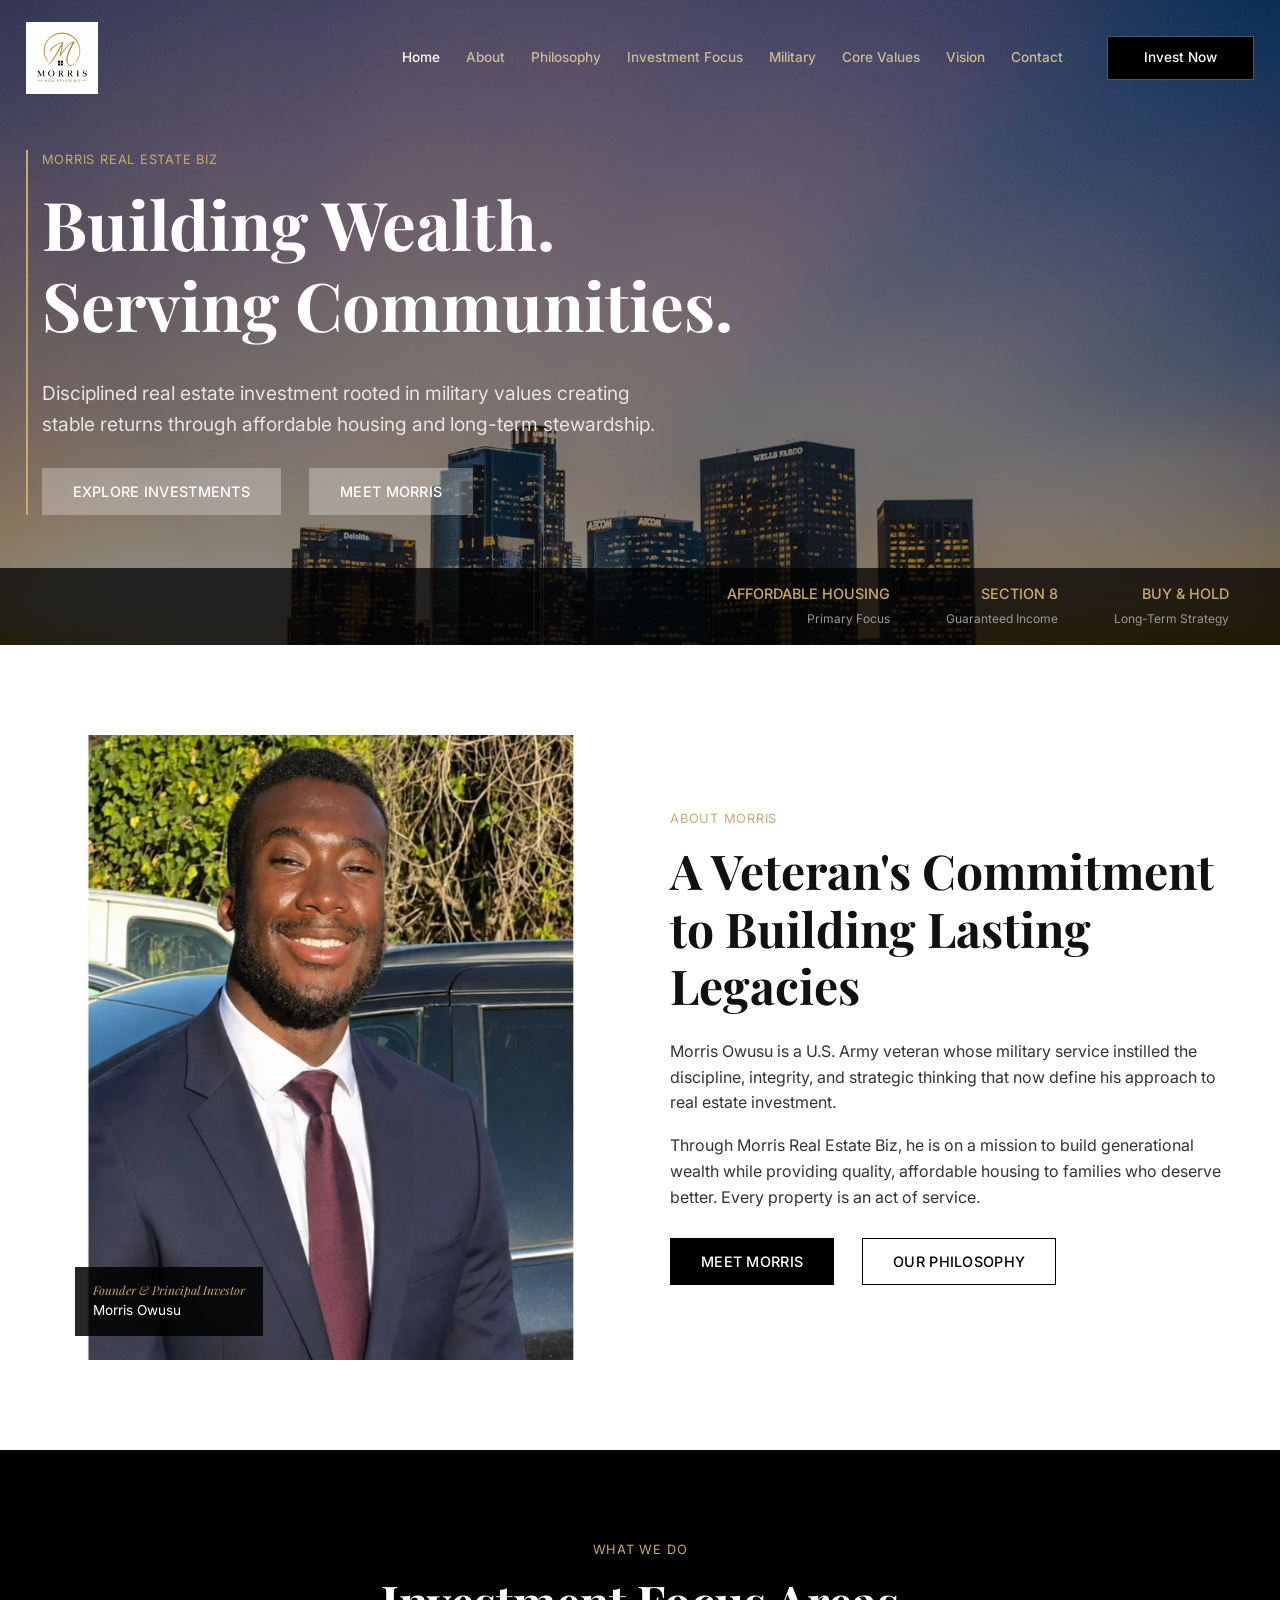
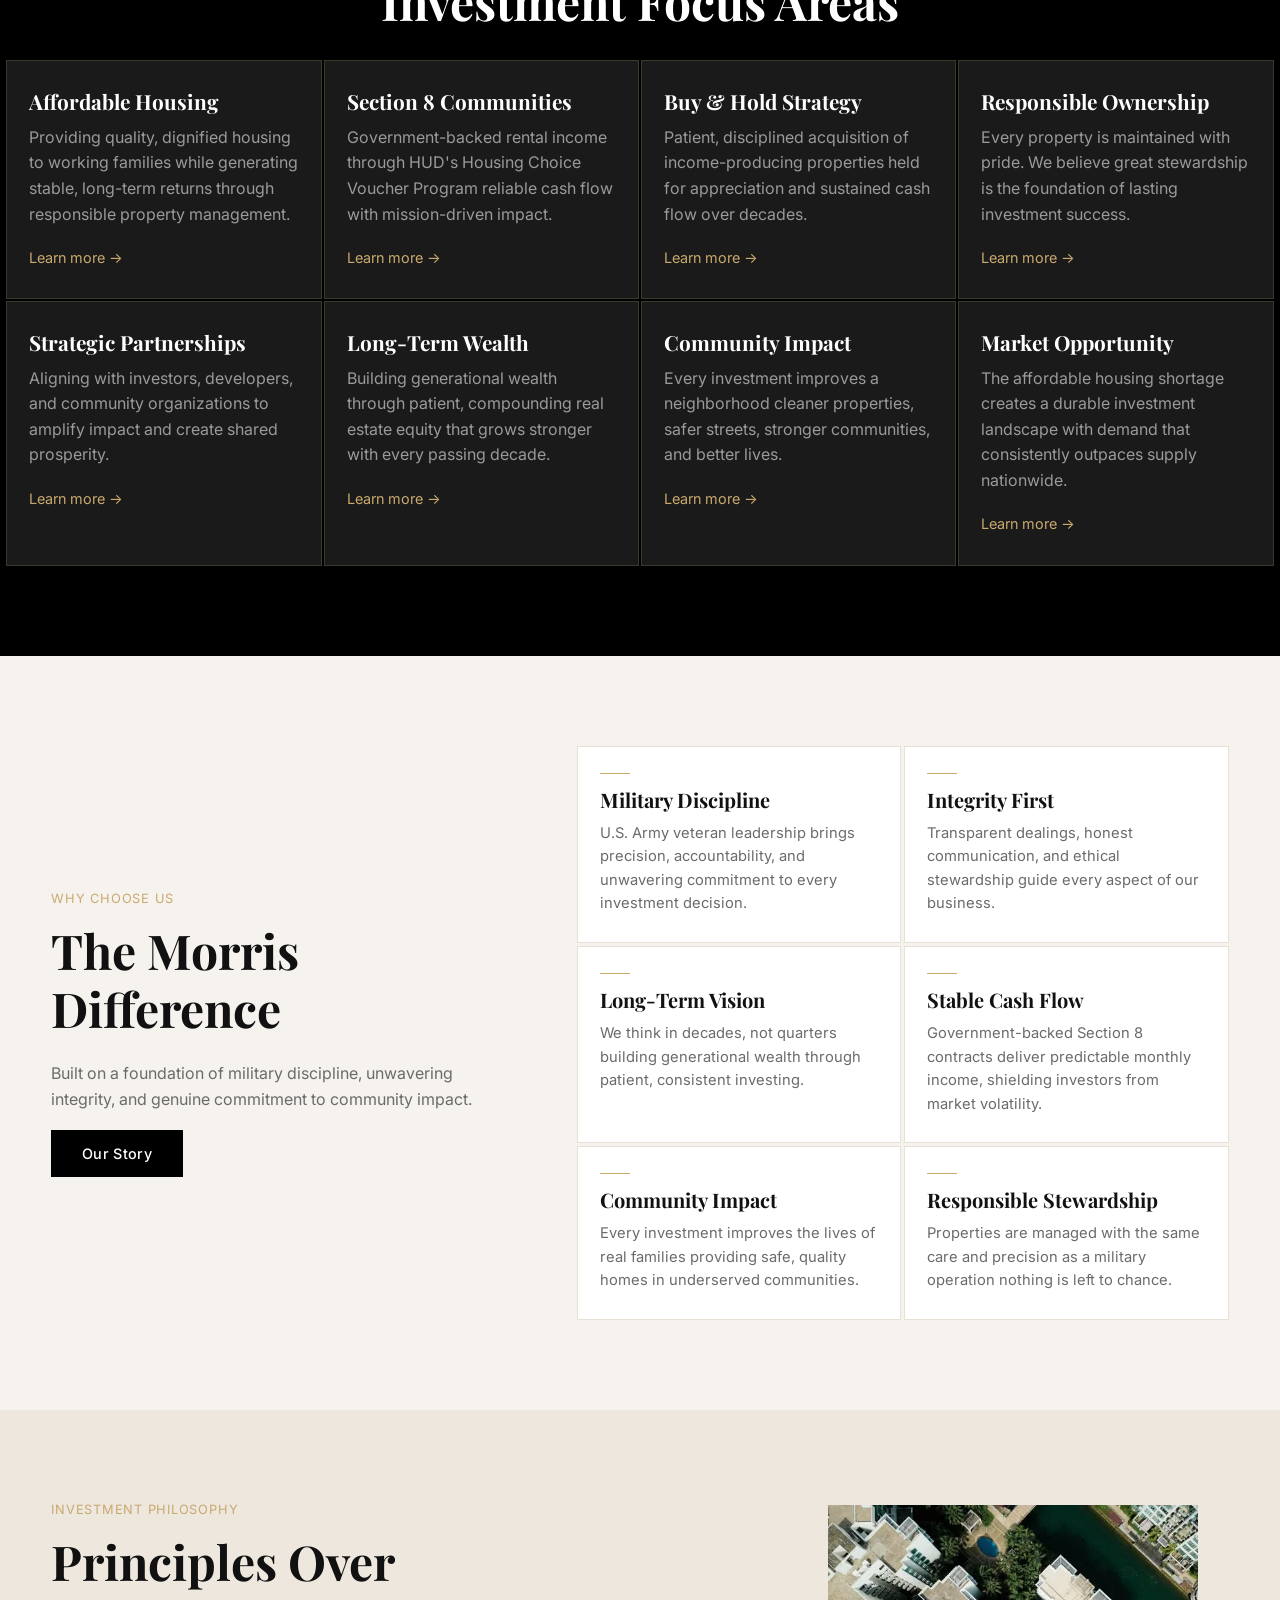
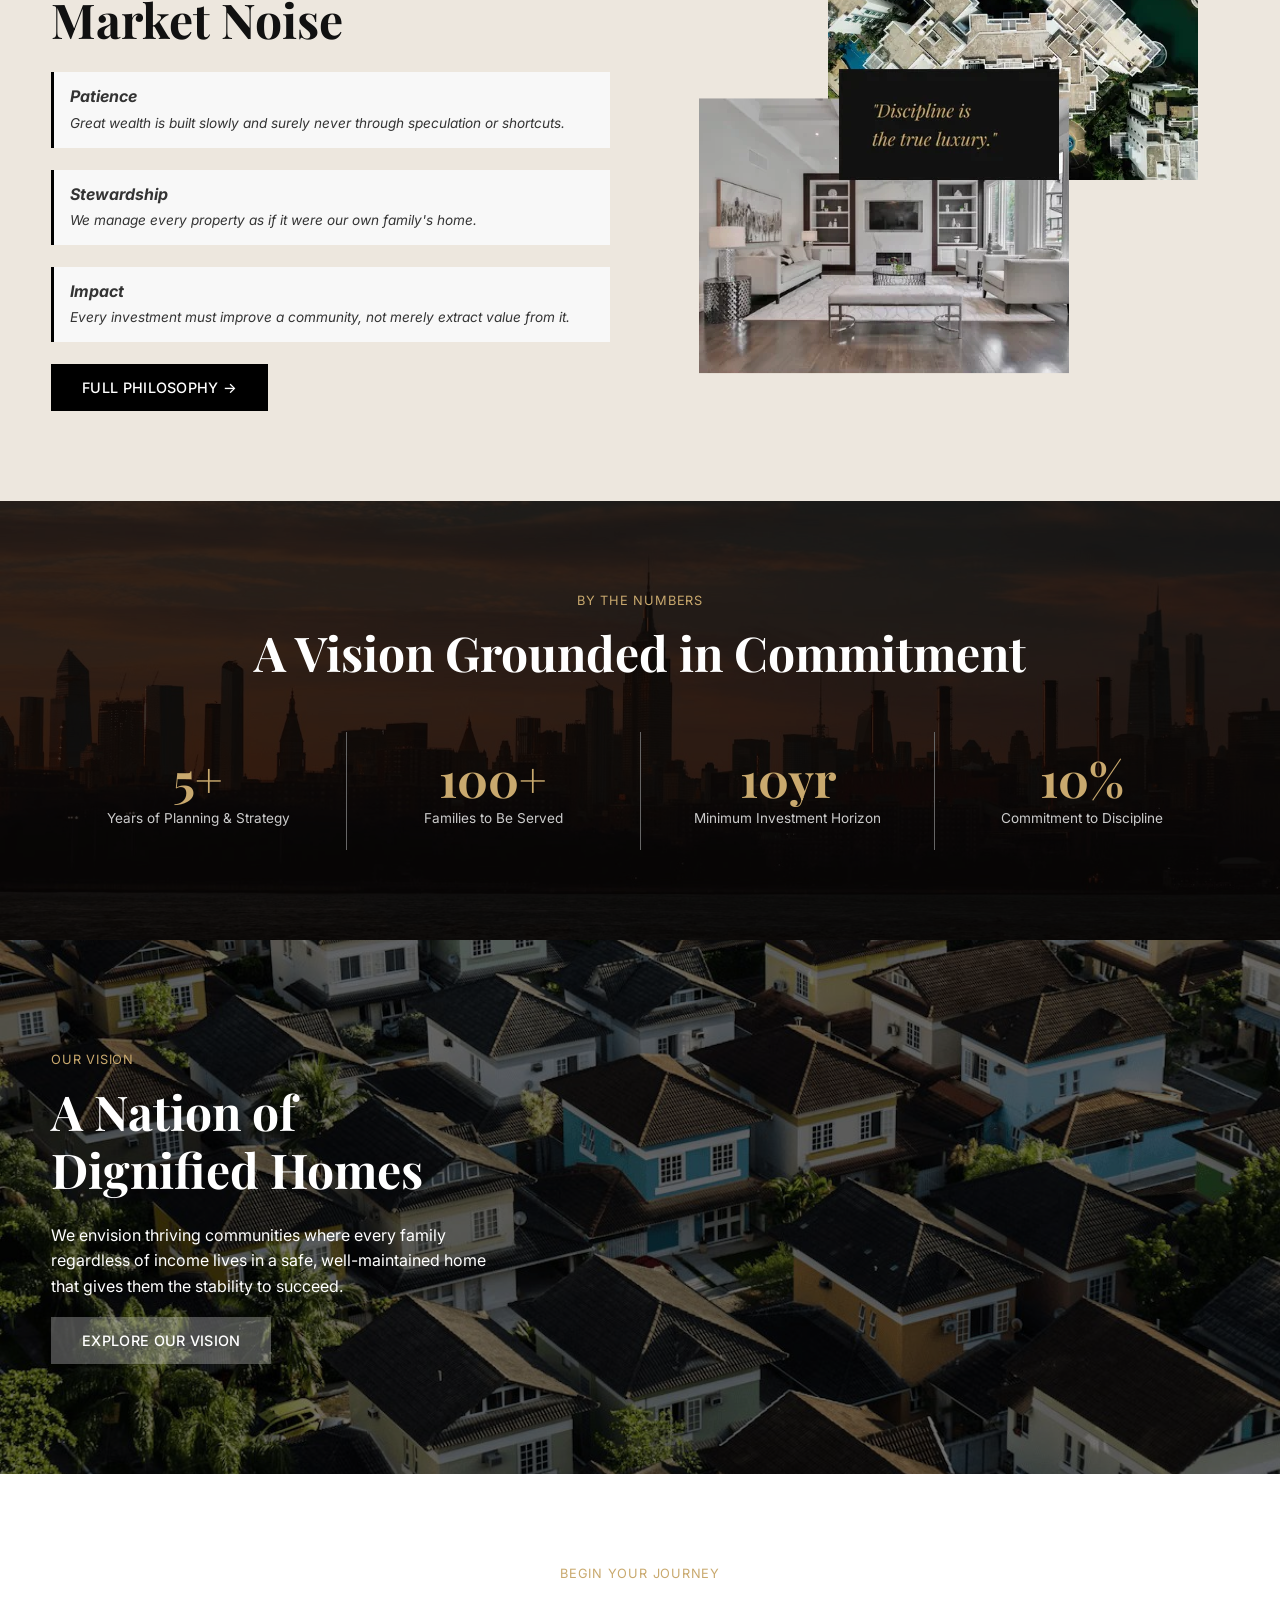
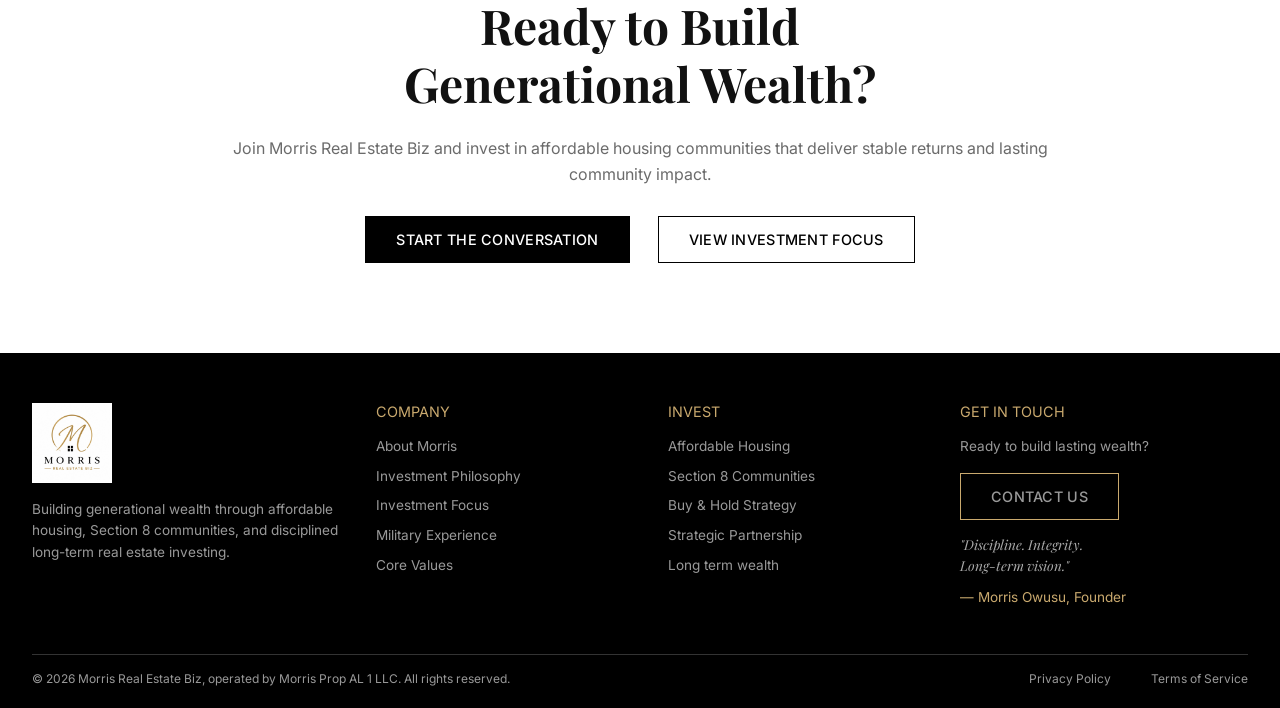
<file: home/index.html>
<!DOCTYPE html>
<html lang="en"><head><meta charset="utf-8"><meta name="viewport" content="width=device-width, initial-scale=1">
<title>Morris Real Estate Biz | Building Wealth. Serving Communities.</title><meta name="description" content="Disciplined real estate investment rooted in military values.">
<link rel="icon" type="image/png" href="/favicon.png">
<link rel="preconnect" href="https://fonts.googleapis.com"><link rel="preconnect" href="https://fonts.gstatic.com" crossorigin>
<link href="https://fonts.googleapis.com/css2?family=Inter:wght@400;500;600;700&family=Playfair+Display:ital,wght@0,400;0,600;0,700;0,800;1,400;1,700;1,800&display=swap" rel="stylesheet">
<link rel="stylesheet" href="/assets/style.css"></head>
<body>
<header class="site-header"><div class="nav-wrap">
<a class="logo" href="/" aria-label="Morris Real Estate Biz home"><img src="/assets/img/logo.png" alt="Morris Real Estate Biz logo" width="72" height="72"></a>
<button class="menu-toggle" aria-label="Open menu" onclick="document.querySelector('.nav').classList.toggle('open')">&#9776;</button>
<nav class="nav"><a href="/" class="active">Home</a><a href="/about/">About</a><a href="/philosophy/">Philosophy</a><a href="/investment-focus/">Investment Focus</a><a href="/military/">Military</a><a href="/core-values/">Core Values</a><a href="/vision/">Vision</a><a href="/contact/">Contact</a><a class="btn-nav" href="/contact/">Invest Now</a></nav></div></header>
<main>
<section class="hero  has-bar" style="background-image:url(/assets/img/hero-home.jpg)"><div class="hero-inner"><span class="eyebrow">Morris Real Estate Biz</span><h1>Building Wealth.<br>Serving Communities.</h1><p class="lead">Disciplined real estate investment rooted in military values creating stable returns through affordable housing and long-term stewardship.</p><div class="btns"><a class="btn btn-glass" href="/investment-focus/">Explore Investments</a><a class="btn btn-glass" href="/about/">Meet Morris</a></div></div><div class="hero-bar"><div><strong>AFFORDABLE HOUSING</strong><span>Primary Focus</span></div><div><strong>SECTION 8</strong><span>Guaranteed Income</span></div><div><strong>BUY &amp; HOLD</strong><span>Long-Term Strategy</span></div></div></section><section><div class="container split"><div class="rel"><img src="/assets/img/morris-portrait.webp" alt="Morris Owusu, Founder &amp; Principal Investor" width="625" height="625" style="width:100%;max-width:560px"><div class="photo-tag"><em>Founder &amp; Principal Investor</em>Morris Owusu</div></div>
<div><span class="eyebrow">About Morris</span><h2>A Veteran's Commitment to Building Lasting Legacies</h2><p>Morris Owusu is a U.S. Army veteran whose military service instilled the discipline, integrity, and strategic thinking that now define his approach to real estate investment.</p><p>Through Morris Real Estate Biz, he is on a mission to build generational wealth while providing quality, affordable housing to families who deserve better. Every property is an act of service.</p><div class="btns"><a class="btn btn-dark" href="/about/">Meet Morris</a><a class="btn btn-outline" href="/philosophy/">Our Philosophy</a></div></div></div></section>
<section class="bg-black"><div class="center"><span class="eyebrow">What We Do</span><h2>Investment Focus Areas</h2></div><div class="cards4" style="width:99%;margin:30px auto 0"><div class="dcard"><h3>Affordable Housing</h3><p>Providing quality, dignified housing to working families while generating stable, long-term returns through responsible property management.</p><a href="/investment-focus/">Learn more &rarr;</a></div><div class="dcard"><h3>Section 8 Communities</h3><p>Government-backed rental income through HUD's Housing Choice Voucher Program reliable cash flow with mission-driven impact.</p><a href="/investment-focus/">Learn more &rarr;</a></div><div class="dcard"><h3>Buy &amp; Hold Strategy</h3><p>Patient, disciplined acquisition of income-producing properties held for appreciation and sustained cash flow over decades.</p><a href="/investment-focus/">Learn more &rarr;</a></div><div class="dcard"><h3>Responsible Ownership</h3><p>Every property is maintained with pride. We believe great stewardship is the foundation of lasting investment success.</p><a href="/investment-focus/">Learn more &rarr;</a></div><div class="dcard"><h3>Strategic Partnerships</h3><p>Aligning with investors, developers, and community organizations to amplify impact and create shared prosperity.</p><a href="/investment-focus/">Learn more &rarr;</a></div><div class="dcard"><h3>Long-Term Wealth</h3><p>Building generational wealth through patient, compounding real estate equity that grows stronger with every passing decade.</p><a href="/investment-focus/">Learn more &rarr;</a></div><div class="dcard"><h3>Community Impact</h3><p>Every investment improves a neighborhood cleaner properties, safer streets, stronger communities, and better lives.</p><a href="/investment-focus/">Learn more &rarr;</a></div><div class="dcard"><h3>Market Opportunity</h3><p>The affordable housing shortage creates a durable investment landscape with demand that consistently outpaces supply nationwide.</p><a href="/investment-focus/">Learn more &rarr;</a></div></div></section>
<section class="bg-cream"><div class="container split" style="grid-template-columns:1fr 1.4fr"><div><span class="eyebrow">Why Choose Us</span><h2>The Morris<br>Difference</h2><p style="color:var(--muted)">Built on a foundation of military discipline, unwavering integrity, and genuine commitment to community impact.</p><a class="btn btn-dark" href="/about/" style="text-transform:none">Our Story</a></div>
<div class="cards2" style="gap:3px"><div class="wcard"><h3>Military Discipline</h3>U.S. Army veteran leadership brings precision, accountability, and unwavering commitment to every investment decision.</div><div class="wcard"><h3>Integrity First</h3>Transparent dealings, honest communication, and ethical stewardship guide every aspect of our business.</div><div class="wcard"><h3>Long-Term Vision</h3>We think in decades, not quarters building generational wealth through patient, consistent investing.</div><div class="wcard"><h3>Stable Cash Flow</h3>Government-backed Section 8 contracts deliver predictable monthly income, shielding investors from market volatility.</div><div class="wcard"><h3>Community Impact</h3>Every investment improves the lives of real families providing safe, quality homes in underserved communities.</div><div class="wcard"><h3>Responsible Stewardship</h3>Properties are managed with the same care and precision as a military operation nothing is left to chance.</div></div></div></section>
<section class="bg-sand"><div class="container split"><div><span class="eyebrow">Investment Philosophy</span><h2>Principles Over<br>Market Noise</h2>
<div class="principle"><strong>Patience</strong><span>Great wealth is built slowly and surely never through speculation or shortcuts.</span></div>
<div class="principle"><strong>Stewardship</strong><span>We manage every property as if it were our own family's home.</span></div>
<div class="principle"><strong>Impact</strong><span>Every investment must improve a community, not merely extract value from it.</span></div>
<a class="btn btn-dark" href="/philosophy/">Full Philosophy &rarr;</a></div><div><img src="/assets/img/philosophy-collage.webp" alt="Aerial view of residential properties and a modern living room — 'Discipline is the true luxury.'" width="500" height="500" style="margin:0 auto"></div></div></section>
<section class="stats" style="background-image:url(/assets/img/skyline-dusk.jpg)"><div class="container"><span class="eyebrow">By The Numbers</span><h2>A Vision Grounded in Commitment</h2><div class="stat-row"><div><b>5+</b><span>Years of Planning &amp; Strategy</span></div><div><b>100+</b><span>Families to Be Served</span></div><div><b>10yr</b><span>Minimum Investment Horizon</span></div><div><b>10%</b><span>Commitment to Discipline</span></div></div></div></section>
<section class="overlay-sec" style="background-image:url(/assets/img/houses-aerial.jpg);padding:110px 0"><div class="container"><span class="eyebrow">Our Vision</span><h2>A Nation of<br>Dignified Homes</h2><p style="max-width:460px">We envision thriving communities where every family regardless of income lives in a safe, well-maintained home that gives them the stability to succeed.</p><a class="btn btn-glass" href="/vision/">Explore Our Vision</a></div></section>
<section class="center"><div class="narrow"><span class="eyebrow">Begin Your Journey</span><h2>Ready to Build<br>Generational Wealth?</h2><p style="color:var(--muted)">Join Morris Real Estate Biz and invest in affordable housing communities that deliver stable returns and lasting community impact.</p><div class="btns"><a class="btn btn-dark" href="/contact/">Start the Conversation</a><a class="btn btn-outline" href="/investment-focus/">View Investment Focus</a></div></div></section>
</main>
<footer class="site-footer"><div class="foot-grid">
<div><a class="logo" href="/"><img src="/assets/img/logo.png" alt="Morris Real Estate Biz logo" width="80" height="80"></a><p>Building generational wealth through affordable housing, Section 8 communities, and disciplined long-term real estate investing.</p></div>
<div><h4>Company</h4><ul><li><a href="/about/">About Morris</a></li><li><a href="/philosophy/">Investment Philosophy</a></li><li><a href="/investment-focus/">Investment Focus</a></li><li><a href="/military/">Military Experience</a></li><li><a href="/core-values/">Core Values</a></li></ul></div>
<div><h4>Invest</h4><ul><li><a href="/investment-focus/">Affordable Housing</a></li><li><a href="/investment-focus/">Section 8 Communities</a></li><li><a href="/investment-focus/">Buy &amp; Hold Strategy</a></li><li><a href="/investment-focus/">Strategic Partnership</a></li><li><a href="/vision/">Long term wealth</a></li></ul></div>
<div><h4>Get in Touch</h4><p>Ready to build lasting wealth?</p><a class="btn btn-gold-outline" href="/contact/">Contact Us</a><p class="foot-quote">"Discipline. Integrity.<br>Long-term vision."</p><p style="color:var(--gold)">— Morris Owusu, Founder</p></div>
</div>
<div class="foot-bottom"><span>&copy; 2026 Morris Real Estate Biz, operated by Morris Prop AL 1 LLC. All rights reserved.</span><nav><a href="/privacy-policy/">Privacy Policy</a><a href="/terms-and-conditions/">Terms of Service</a></nav></div></footer>
</body></html>
</file>
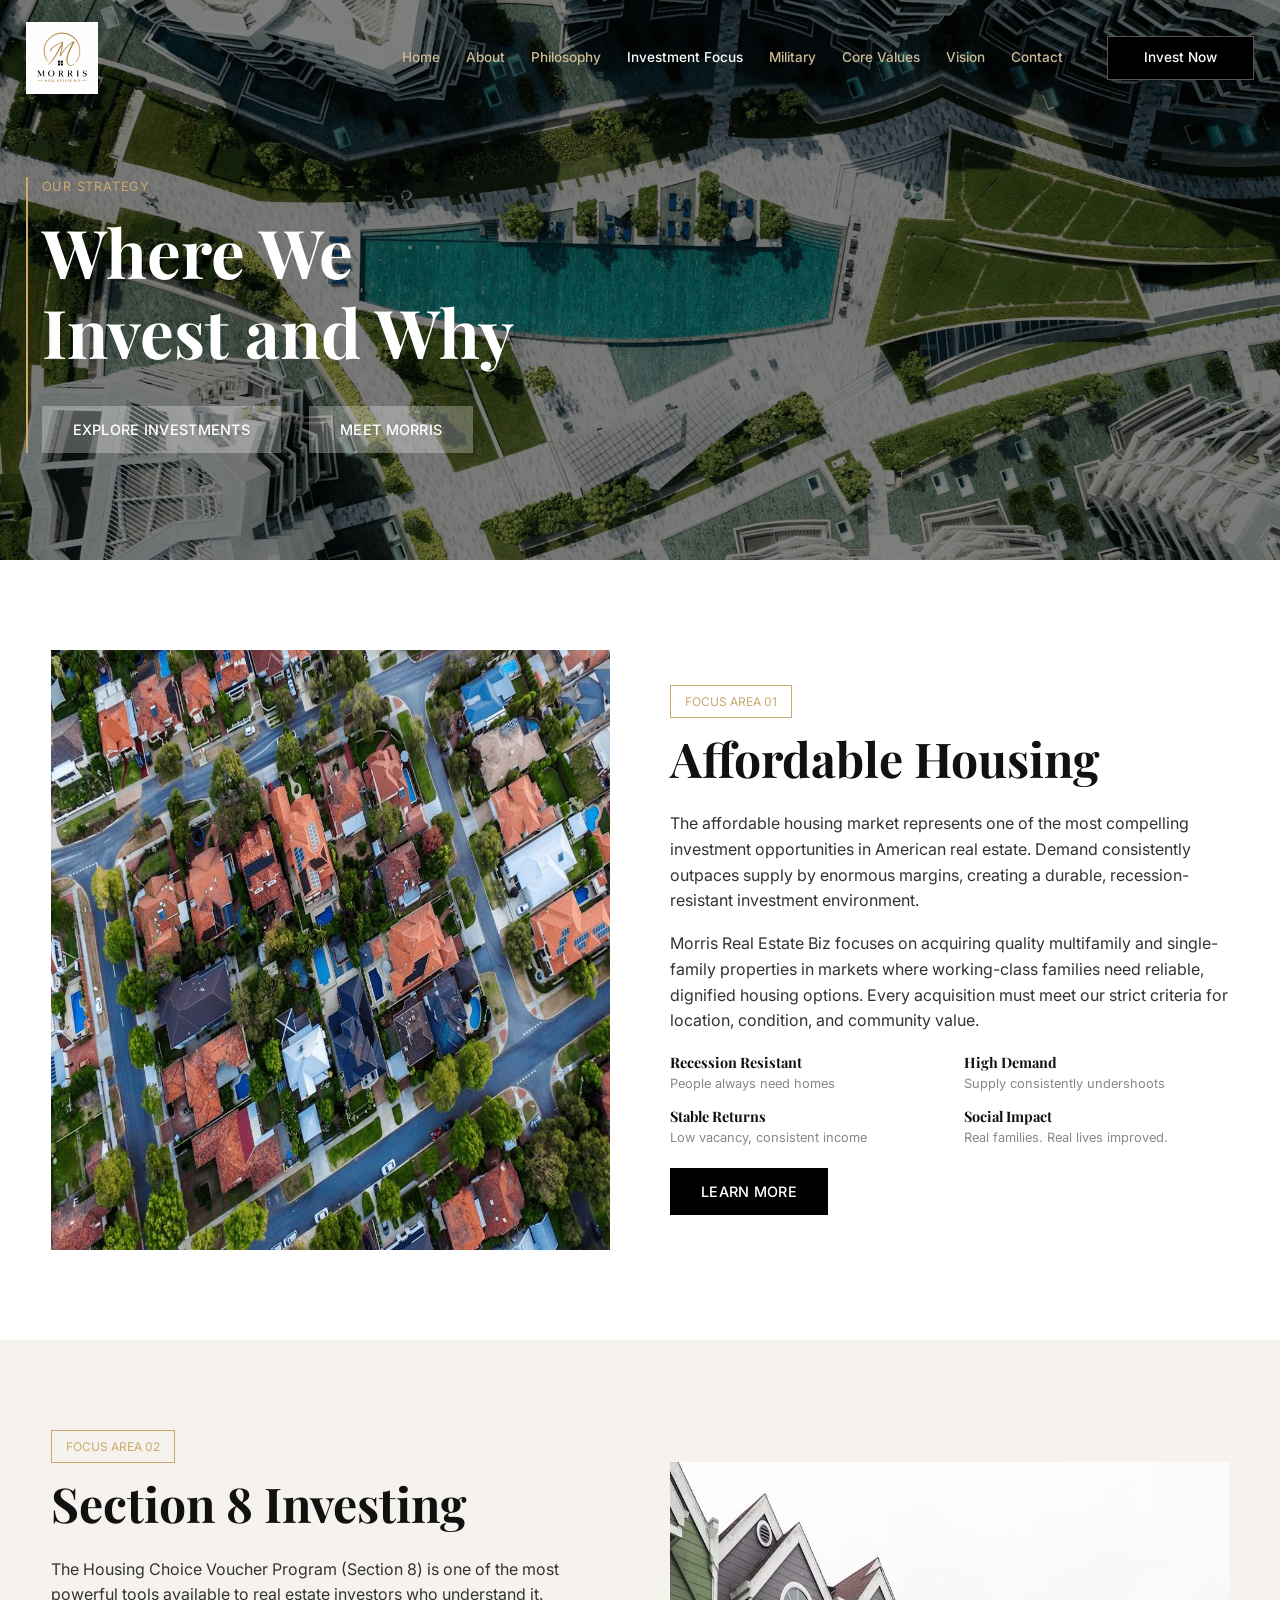
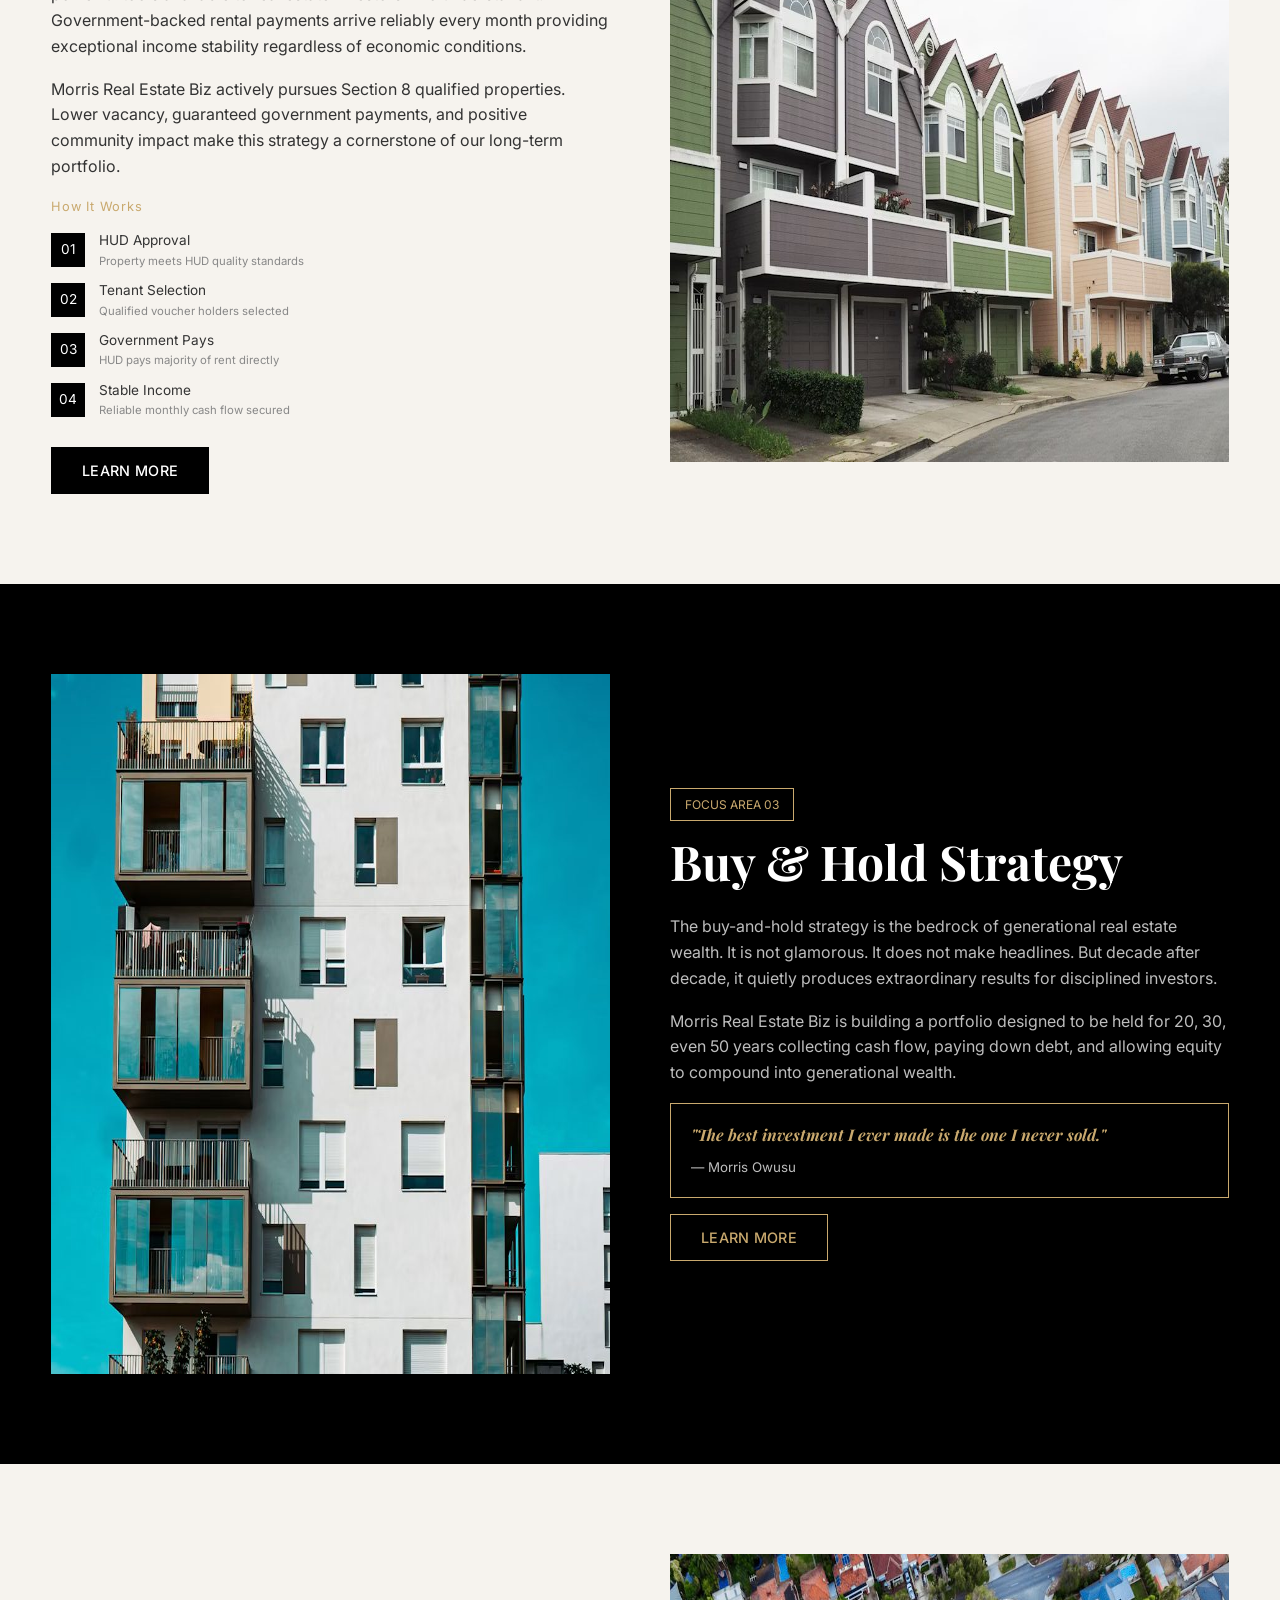
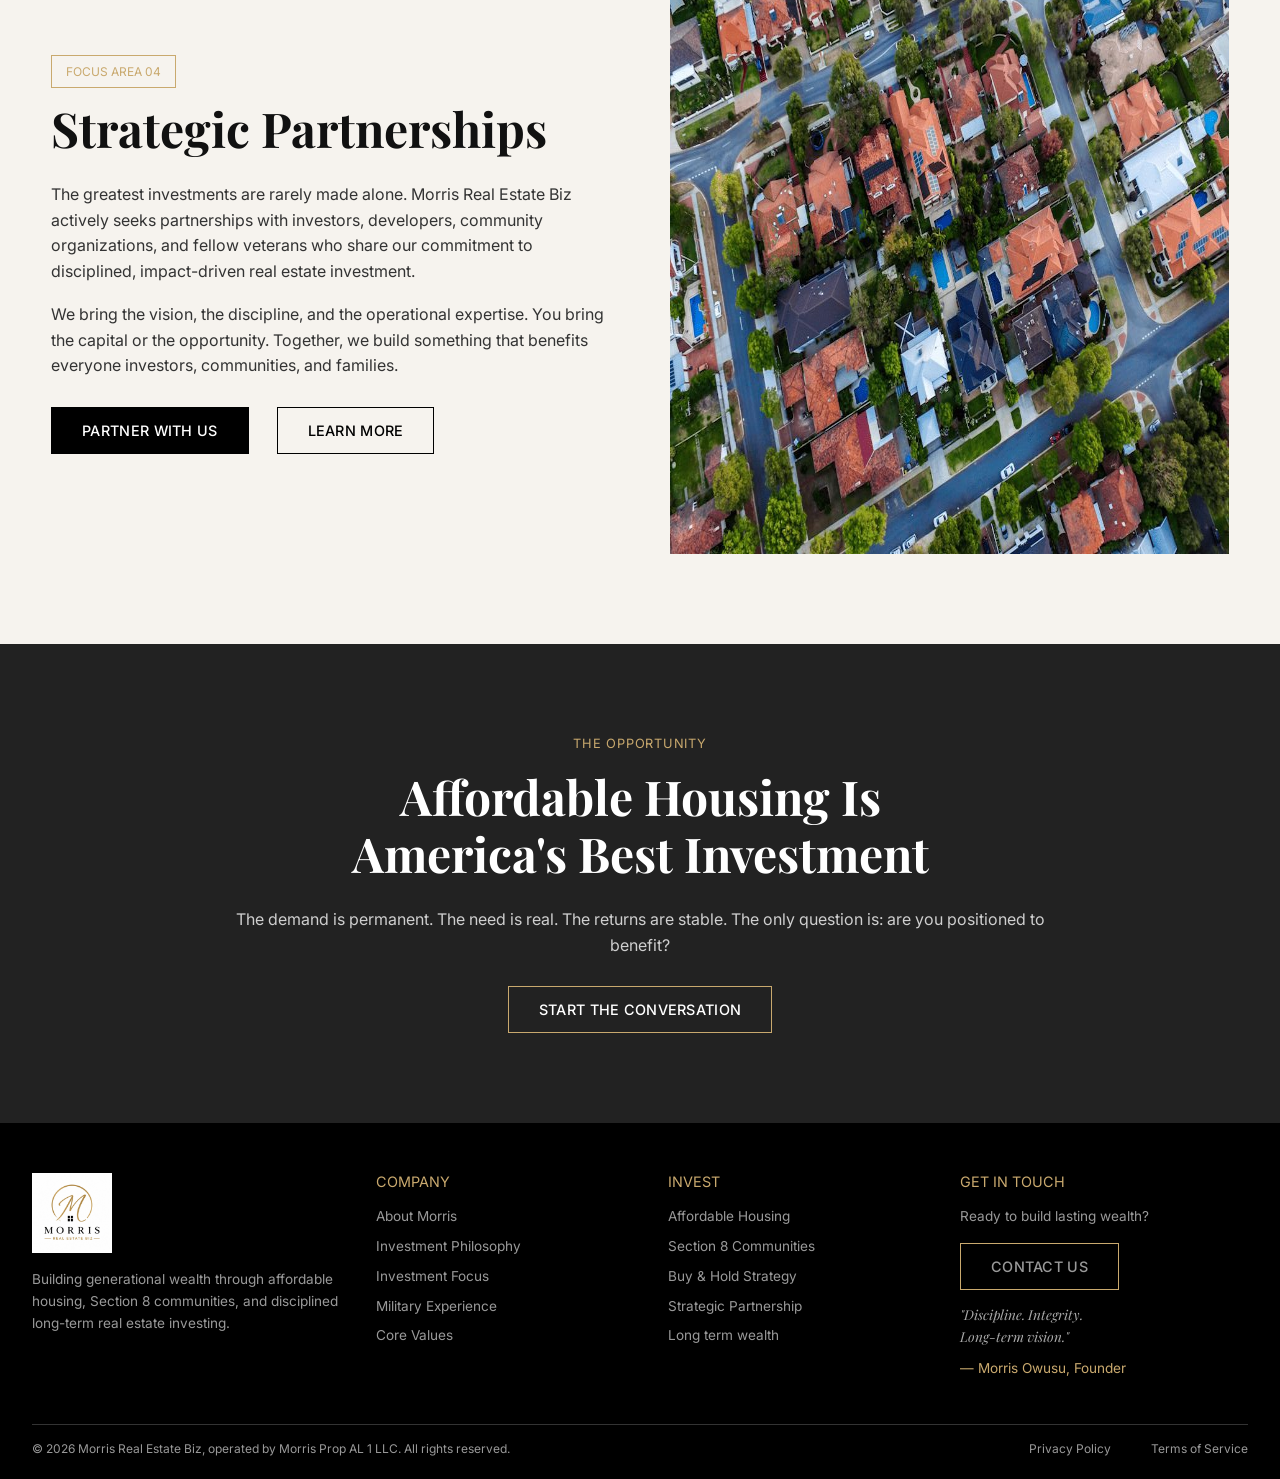
<file: investment-focus/index.html>
<!DOCTYPE html>
<html lang="en"><head><meta charset="utf-8"><meta name="viewport" content="width=device-width, initial-scale=1">
<title>Investment Focus | Morris Real Estate Biz</title><meta name="description" content="Affordable housing, Section 8, buy & hold, and strategic partnerships.">
<link rel="icon" type="image/png" href="/favicon.png">
<link rel="preconnect" href="https://fonts.googleapis.com"><link rel="preconnect" href="https://fonts.gstatic.com" crossorigin>
<link href="https://fonts.googleapis.com/css2?family=Inter:wght@400;500;600;700&family=Playfair+Display:ital,wght@0,400;0,600;0,700;0,800;1,400;1,700;1,800&display=swap" rel="stylesheet">
<link rel="stylesheet" href="/assets/style.css"></head>
<body>
<header class="site-header"><div class="nav-wrap">
<a class="logo" href="/" aria-label="Morris Real Estate Biz home"><img src="/assets/img/logo.png" alt="Morris Real Estate Biz logo" width="72" height="72"></a>
<button class="menu-toggle" aria-label="Open menu" onclick="document.querySelector('.nav').classList.toggle('open')">&#9776;</button>
<nav class="nav"><a href="/">Home</a><a href="/about/">About</a><a href="/philosophy/">Philosophy</a><a href="/investment-focus/" class="active">Investment Focus</a><a href="/military/">Military</a><a href="/core-values/">Core Values</a><a href="/vision/">Vision</a><a href="/contact/">Contact</a><a class="btn-nav" href="/contact/">Invest Now</a></nav></div></header>
<main>
<section class="hero short" style="background-image:url(/assets/img/hero-aerial-pool.jpg)"><div class="hero-inner"><span class="eyebrow">Our Strategy</span><h1>Where We<br>Invest and Why</h1><div class="btns"><a class="btn btn-glass" href="#focus">Explore Investments</a><a class="btn btn-glass" href="/about/">Meet Morris</a></div></div></section><section id="focus"><div class="container split"><div><img src="/assets/img/neighborhood-aerial.jpg" alt="Aerial view of a residential neighborhood" width="900" height="600"></div><div><span class="boxed-tag">Focus Area 01</span><h2>Affordable Housing</h2><p>The affordable housing market represents one of the most compelling investment opportunities in American real estate. Demand consistently outpaces supply by enormous margins, creating a durable, recession-resistant investment environment.</p><p>Morris Real Estate Biz focuses on acquiring quality multifamily and single-family properties in markets where working-class families need reliable, dignified housing options. Every acquisition must meet our strict criteria for location, condition, and community value.</p>
<div class="feat"><div><b>Recession Resistant</b>People always need homes</div><div><b>High Demand</b>Supply consistently undershoots</div><div><b>Stable Returns</b>Low vacancy, consistent income</div><div><b>Social Impact</b>Real families. Real lives improved.</div></div><a class="btn btn-dark" href="/contact/">Learn More</a></div></div></section>
<section class="bg-cream"><div class="container split rev"><div><span class="boxed-tag">Focus Area 02</span><h2>Section 8 Investing</h2><p>The Housing Choice Voucher Program (Section 8) is one of the most powerful tools available to real estate investors who understand it. Government-backed rental payments arrive reliably every month providing exceptional income stability regardless of economic conditions.</p><p>Morris Real Estate Biz actively pursues Section 8 qualified properties. Lower vacancy, guaranteed government payments, and positive community impact make this strategy a cornerstone of our long-term portfolio.</p><span class="eyebrow" style="text-transform:none">How It Works</span>
<div class="steps"><div><b>01</b><span>HUD Approval<small>Property meets HUD quality standards</small></span></div><div><b>02</b><span>Tenant Selection<small>Qualified voucher holders selected</small></span></div><div><b>03</b><span>Government Pays<small>HUD pays majority of rent directly</small></span></div><div><b>04</b><span>Stable Income<small>Reliable monthly cash flow secured</small></span></div></div><div class="btns"><a class="btn btn-dark" href="/contact/">Learn More</a></div></div><div><img src="/assets/img/townhomes.jpg" alt="Row of townhomes" width="900" height="600"></div></div></section>
<section class="bg-black"><div class="container split"><div><img src="/assets/img/apartment-blue.jpg" alt="Apartment building against blue sky" width="900" height="700"></div><div><span class="boxed-tag">Focus Area 03</span><h2>Buy &amp; Hold Strategy</h2><p>The buy-and-hold strategy is the bedrock of generational real estate wealth. It is not glamorous. It does not make headlines. But decade after decade, it quietly produces extraordinary results for disciplined investors.</p><p>Morris Real Estate Biz is building a portfolio designed to be held for 20, 30, even 50 years collecting cash flow, paying down debt, and allowing equity to compound into generational wealth.</p><div class="quote-box"><p>"The best investment I ever made is the one I never sold."</p><small>— Morris Owusu</small></div><a class="btn btn-gold-outline" href="/contact/">Learn More</a></div></div></section>
<section class="bg-cream"><div class="container split rev"><div><span class="boxed-tag">Focus Area 04</span><h2>Strategic Partnerships</h2><p>The greatest investments are rarely made alone. Morris Real Estate Biz actively seeks partnerships with investors, developers, community organizations, and fellow veterans who share our commitment to disciplined, impact-driven real estate investment.</p><p>We bring the vision, the discipline, and the operational expertise. You bring the capital or the opportunity. Together, we build something that benefits everyone investors, communities, and families.</p><div class="btns"><a class="btn btn-dark" href="/contact/">Partner With Us</a><a class="btn btn-outline" href="/contact/">Learn More</a></div></div><div><img src="/assets/img/neighborhood-aerial.jpg" alt="Aerial view of homes" width="900" height="600"></div></div></section>
<section class="bg-dark center"><div class="narrow"><span class="eyebrow">The Opportunity</span><h2>Affordable Housing Is<br>America's Best Investment</h2><p>The demand is permanent. The need is real. The returns are stable. The only question is: are you positioned to benefit?</p><div class="btns"><a class="btn btn-gold-outline" href="/contact/" style="color:#fff">Start the Conversation</a></div></div></section>
</main>
<footer class="site-footer"><div class="foot-grid">
<div><a class="logo" href="/"><img src="/assets/img/logo.png" alt="Morris Real Estate Biz logo" width="80" height="80"></a><p>Building generational wealth through affordable housing, Section 8 communities, and disciplined long-term real estate investing.</p></div>
<div><h4>Company</h4><ul><li><a href="/about/">About Morris</a></li><li><a href="/philosophy/">Investment Philosophy</a></li><li><a href="/investment-focus/">Investment Focus</a></li><li><a href="/military/">Military Experience</a></li><li><a href="/core-values/">Core Values</a></li></ul></div>
<div><h4>Invest</h4><ul><li><a href="/investment-focus/">Affordable Housing</a></li><li><a href="/investment-focus/">Section 8 Communities</a></li><li><a href="/investment-focus/">Buy &amp; Hold Strategy</a></li><li><a href="/investment-focus/">Strategic Partnership</a></li><li><a href="/vision/">Long term wealth</a></li></ul></div>
<div><h4>Get in Touch</h4><p>Ready to build lasting wealth?</p><a class="btn btn-gold-outline" href="/contact/">Contact Us</a><p class="foot-quote">"Discipline. Integrity.<br>Long-term vision."</p><p style="color:var(--gold)">— Morris Owusu, Founder</p></div>
</div>
<div class="foot-bottom"><span>&copy; 2026 Morris Real Estate Biz, operated by Morris Prop AL 1 LLC. All rights reserved.</span><nav><a href="/privacy-policy/">Privacy Policy</a><a href="/terms-and-conditions/">Terms of Service</a></nav></div></footer>
</body></html>
</file>
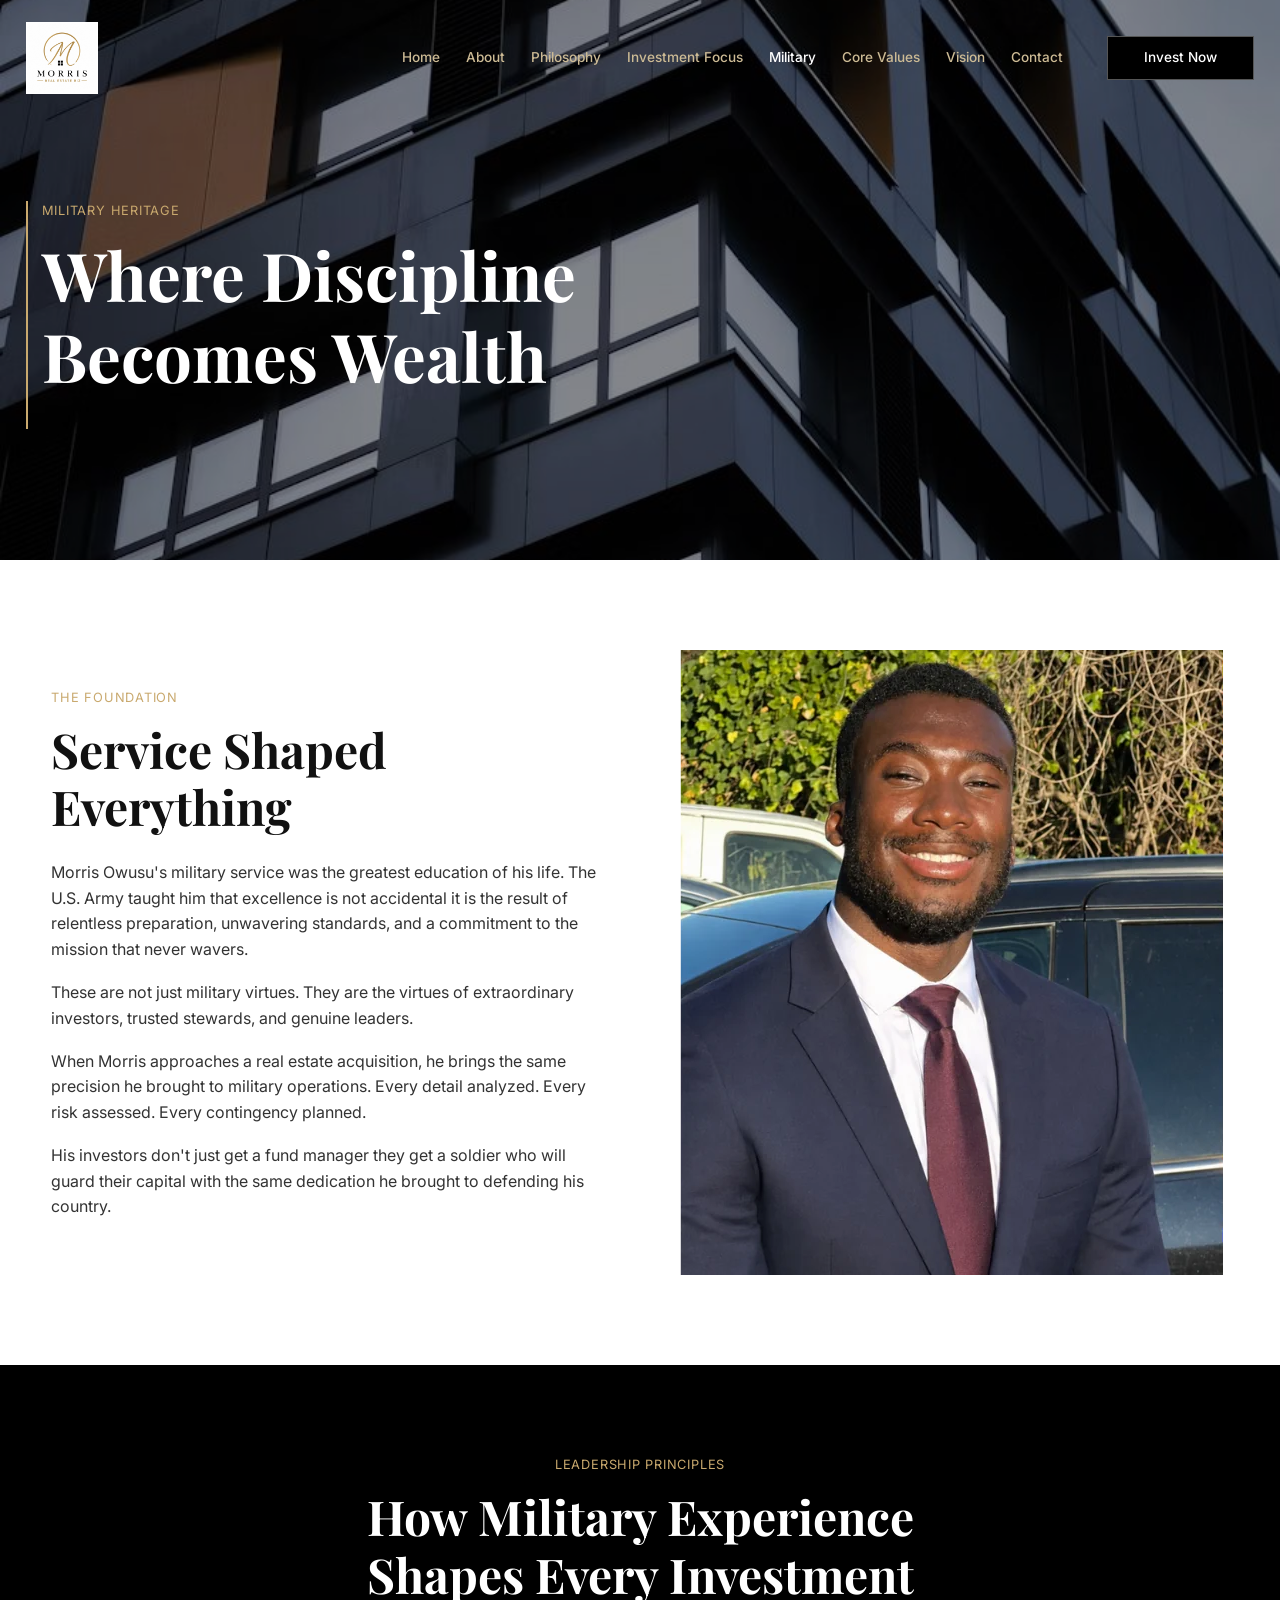
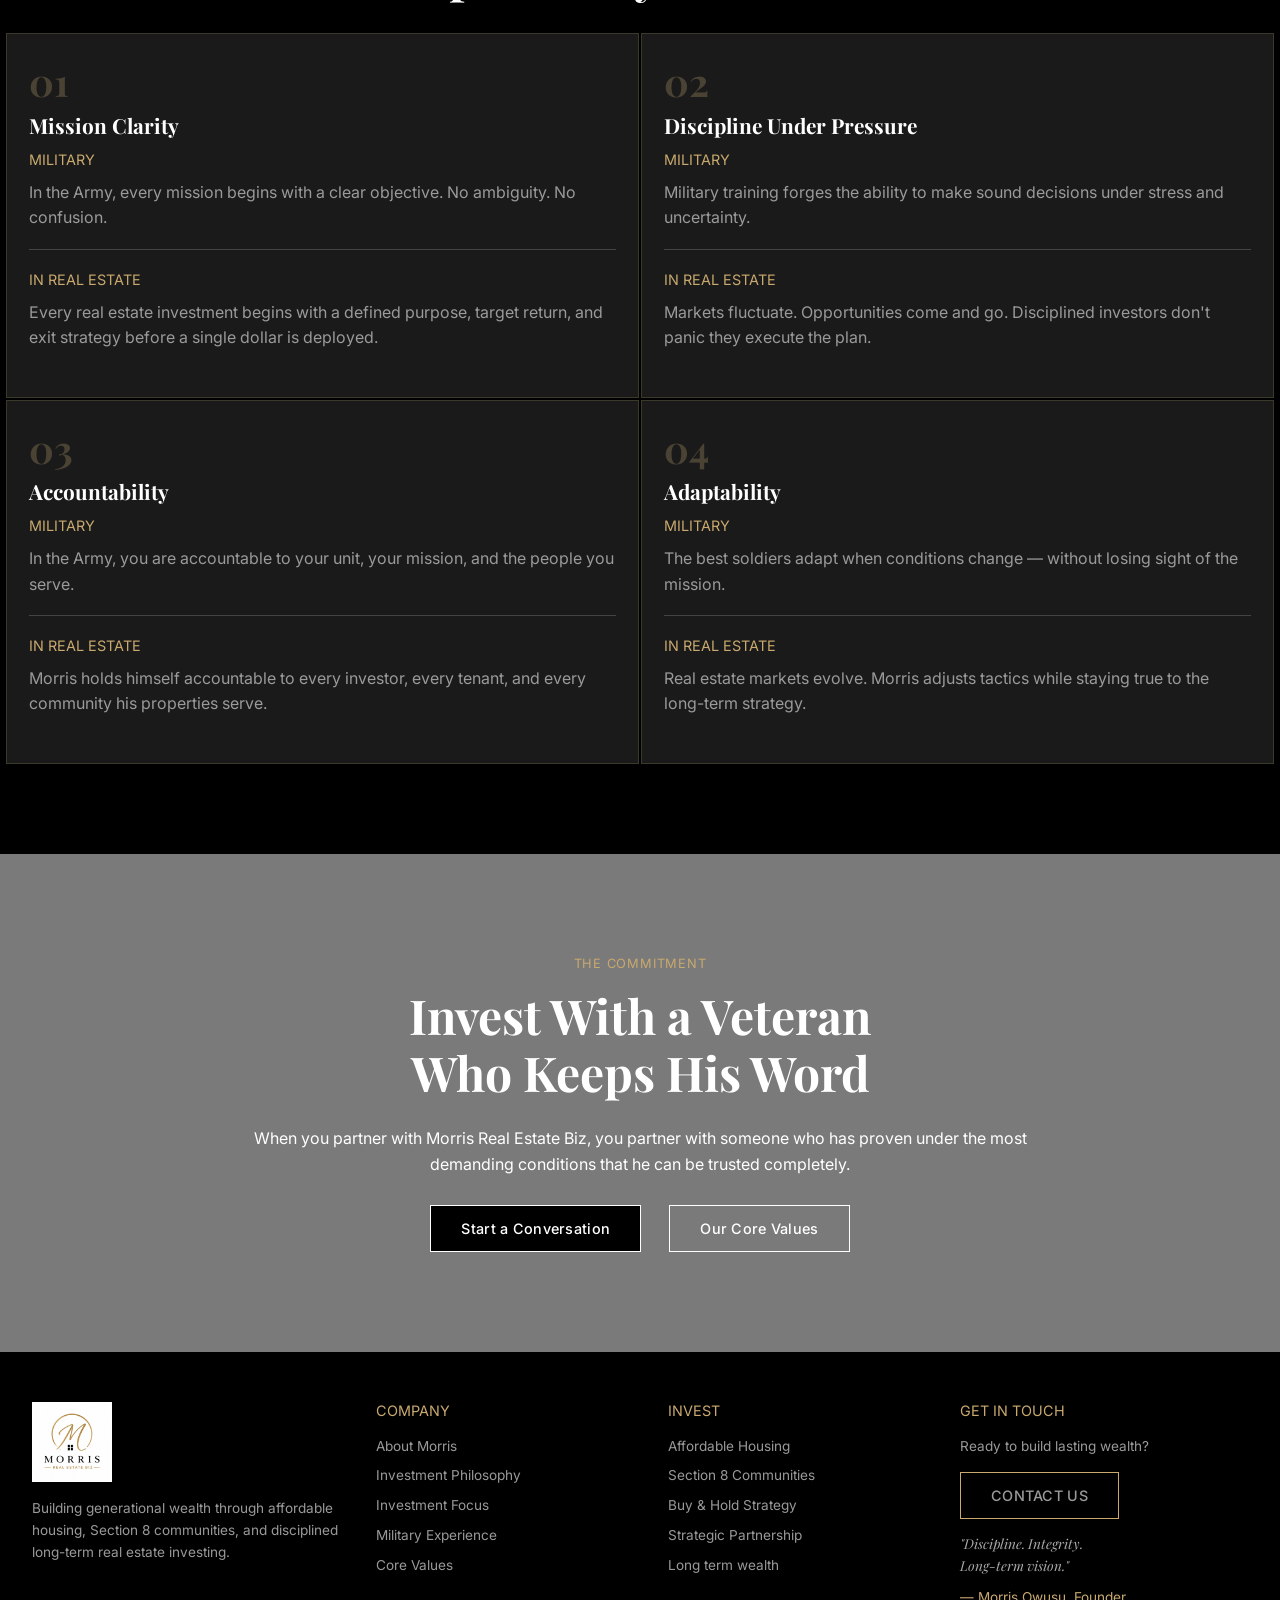
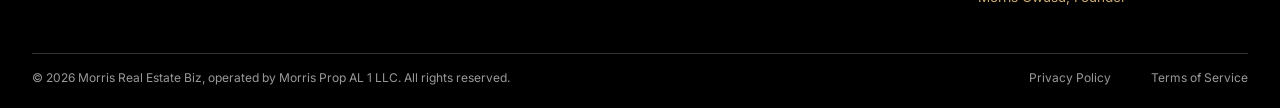
<file: military/index.html>
<!DOCTYPE html>
<html lang="en"><head><meta charset="utf-8"><meta name="viewport" content="width=device-width, initial-scale=1">
<title>Military Heritage | Morris Real Estate Biz</title><meta name="description" content="How U.S. Army service shapes every Morris Real Estate Biz investment.">
<link rel="icon" type="image/png" href="/favicon.png">
<link rel="preconnect" href="https://fonts.googleapis.com"><link rel="preconnect" href="https://fonts.gstatic.com" crossorigin>
<link href="https://fonts.googleapis.com/css2?family=Inter:wght@400;500;600;700&family=Playfair+Display:ital,wght@0,400;0,600;0,700;0,800;1,400;1,700;1,800&display=swap" rel="stylesheet">
<link rel="stylesheet" href="/assets/style.css"></head>
<body>
<header class="site-header"><div class="nav-wrap">
<a class="logo" href="/" aria-label="Morris Real Estate Biz home"><img src="/assets/img/logo.png" alt="Morris Real Estate Biz logo" width="72" height="72"></a>
<button class="menu-toggle" aria-label="Open menu" onclick="document.querySelector('.nav').classList.toggle('open')">&#9776;</button>
<nav class="nav"><a href="/">Home</a><a href="/about/">About</a><a href="/philosophy/">Philosophy</a><a href="/investment-focus/">Investment Focus</a><a href="/military/" class="active">Military</a><a href="/core-values/">Core Values</a><a href="/vision/">Vision</a><a href="/contact/">Contact</a><a class="btn-nav" href="/contact/">Invest Now</a></nav></div></header>
<main>
<section class="hero short" style="background-image:url(/assets/img/building-dark.jpg)"><div class="hero-inner"><span class="eyebrow">Military Heritage</span><h1>Where Discipline<br>Becomes Wealth</h1></div></section><section><div class="container split"><div><span class="eyebrow">The Foundation</span><h2>Service Shaped<br>Everything</h2><p>Morris Owusu's military service was the greatest education of his life. The U.S. Army taught him that excellence is not accidental it is the result of relentless preparation, unwavering standards, and a commitment to the mission that never wavers.</p><p>These are not just military virtues. They are the virtues of extraordinary investors, trusted stewards, and genuine leaders.</p><p>When Morris approaches a real estate acquisition, he brings the same precision he brought to military operations. Every detail analyzed. Every risk assessed. Every contingency planned.</p><p>His investors don't just get a fund manager they get a soldier who will guard their capital with the same dedication he brought to defending his country.</p></div><div><img src="/assets/img/morris-portrait-2.webp" alt="Morris Owusu" width="549" height="625" style="margin:0 auto"></div></div></section>
<section class="bg-black"><div class="center"><span class="eyebrow">Leadership Principles</span><h2>How Military Experience<br>Shapes Every Investment</h2></div><div class="cards2" style="width:99%;margin:30px auto 0"><div class="dcard"><div class="num">01</div><h3>Mission Clarity</h3><div class="tag">Military</div><p>In the Army, every mission begins with a clear objective. No ambiguity. No confusion.</p><hr><div class="tag">In Real Estate</div><p>Every real estate investment begins with a defined purpose, target return, and exit strategy before a single dollar is deployed.</p></div><div class="dcard"><div class="num">02</div><h3>Discipline Under Pressure</h3><div class="tag">Military</div><p>Military training forges the ability to make sound decisions under stress and uncertainty.</p><hr><div class="tag">In Real Estate</div><p>Markets fluctuate. Opportunities come and go. Disciplined investors don't panic they execute the plan.</p></div><div class="dcard"><div class="num">03</div><h3>Accountability</h3><div class="tag">Military</div><p>In the Army, you are accountable to your unit, your mission, and the people you serve.</p><hr><div class="tag">In Real Estate</div><p>Morris holds himself accountable to every investor, every tenant, and every community his properties serve.</p></div><div class="dcard"><div class="num">04</div><h3>Adaptability</h3><div class="tag">Military</div><p>The best soldiers adapt when conditions change — without losing sight of the mission.</p><hr><div class="tag">In Real Estate</div><p>Real estate markets evolve. Morris adjusts tactics while staying true to the long-term strategy.</p></div></div></section>
<section class="center" style="background:#7a7a7a;color:#fff;padding:100px 0"><div class="narrow"><span class="eyebrow">The Commitment</span><h2 style="color:#fff">Invest With a Veteran<br>Who Keeps His Word</h2><p>When you partner with Morris Real Estate Biz, you partner with someone who has proven under the most demanding conditions that he can be trusted completely.</p><div class="btns"><a class="btn btn-dark" href="/contact/" style="text-transform:none;border-color:#fff">Start a Conversation</a><a class="btn btn-light-outline" href="/core-values/" style="text-transform:none">Our Core Values</a></div></div></section>
</main>
<footer class="site-footer"><div class="foot-grid">
<div><a class="logo" href="/"><img src="/assets/img/logo.png" alt="Morris Real Estate Biz logo" width="80" height="80"></a><p>Building generational wealth through affordable housing, Section 8 communities, and disciplined long-term real estate investing.</p></div>
<div><h4>Company</h4><ul><li><a href="/about/">About Morris</a></li><li><a href="/philosophy/">Investment Philosophy</a></li><li><a href="/investment-focus/">Investment Focus</a></li><li><a href="/military/">Military Experience</a></li><li><a href="/core-values/">Core Values</a></li></ul></div>
<div><h4>Invest</h4><ul><li><a href="/investment-focus/">Affordable Housing</a></li><li><a href="/investment-focus/">Section 8 Communities</a></li><li><a href="/investment-focus/">Buy &amp; Hold Strategy</a></li><li><a href="/investment-focus/">Strategic Partnership</a></li><li><a href="/vision/">Long term wealth</a></li></ul></div>
<div><h4>Get in Touch</h4><p>Ready to build lasting wealth?</p><a class="btn btn-gold-outline" href="/contact/">Contact Us</a><p class="foot-quote">"Discipline. Integrity.<br>Long-term vision."</p><p style="color:var(--gold)">— Morris Owusu, Founder</p></div>
</div>
<div class="foot-bottom"><span>&copy; 2026 Morris Real Estate Biz, operated by Morris Prop AL 1 LLC. All rights reserved.</span><nav><a href="/privacy-policy/">Privacy Policy</a><a href="/terms-and-conditions/">Terms of Service</a></nav></div></footer>
</body></html>
</file>
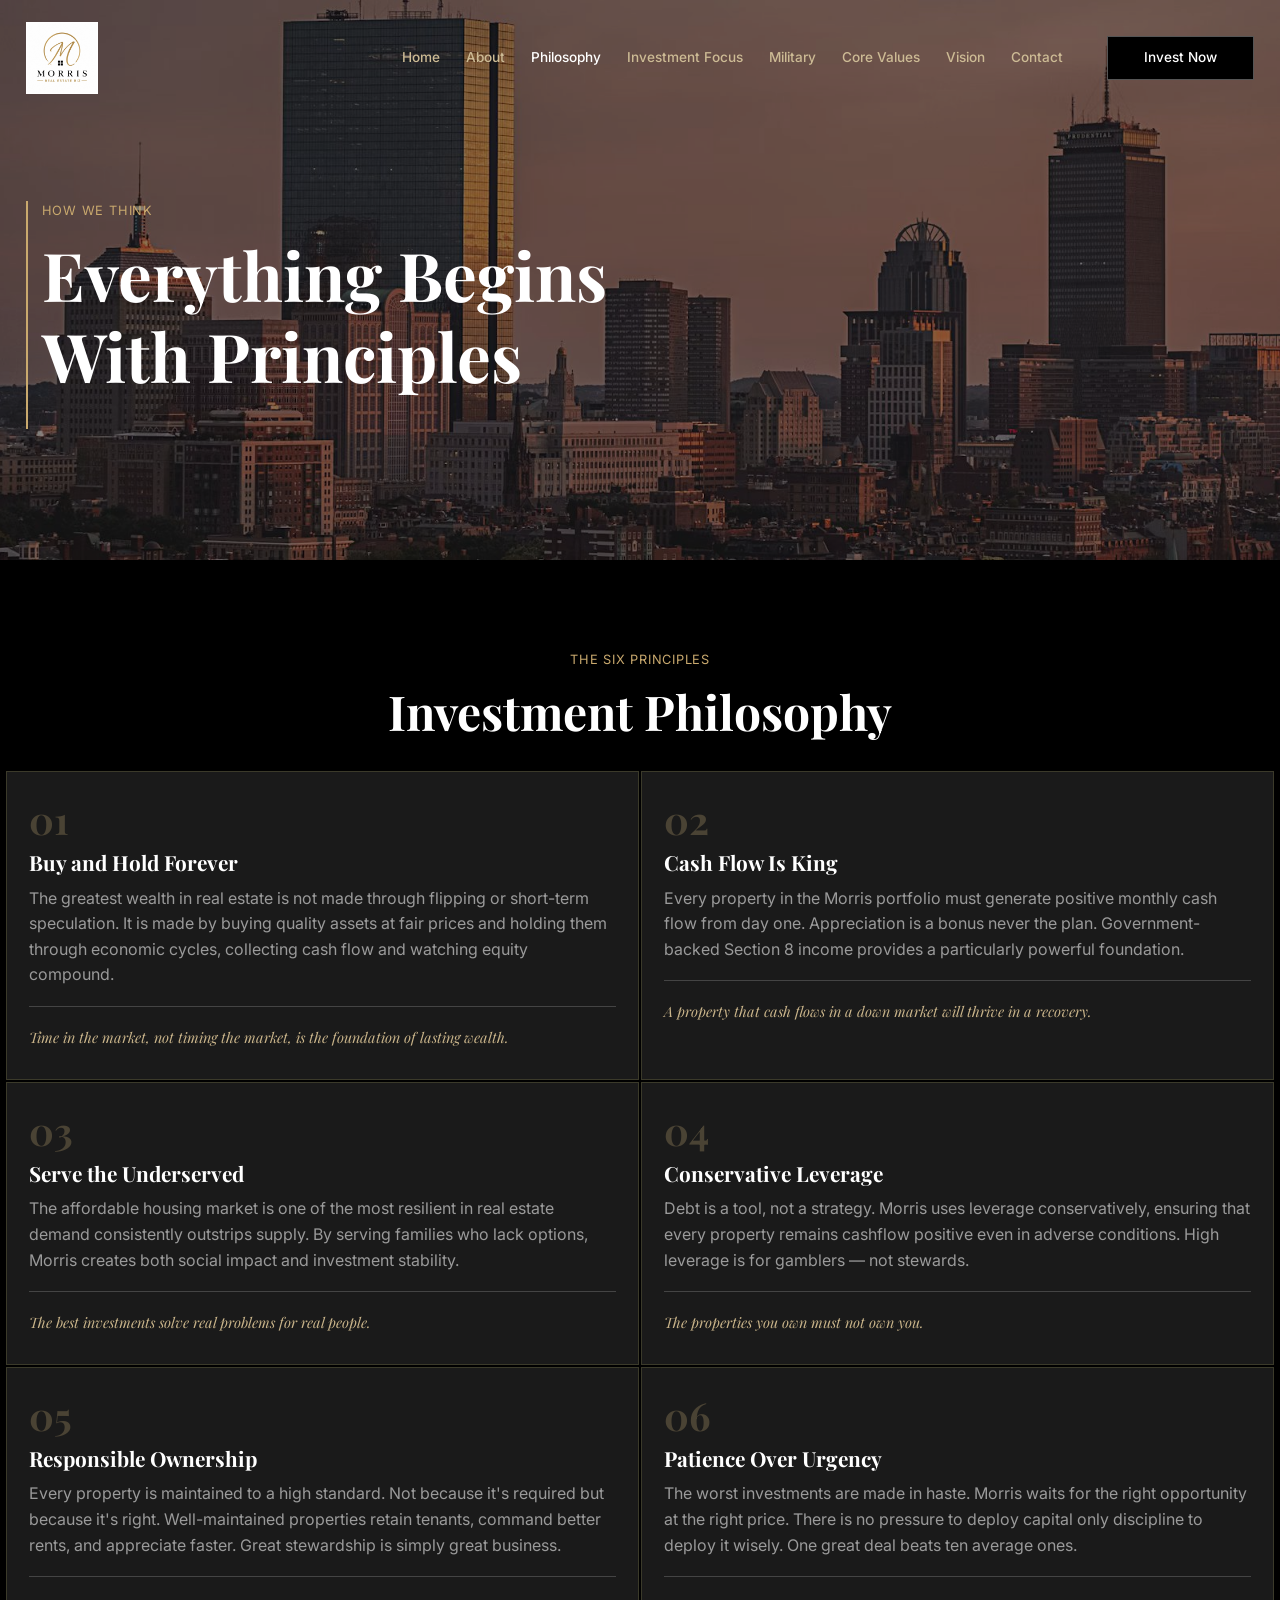
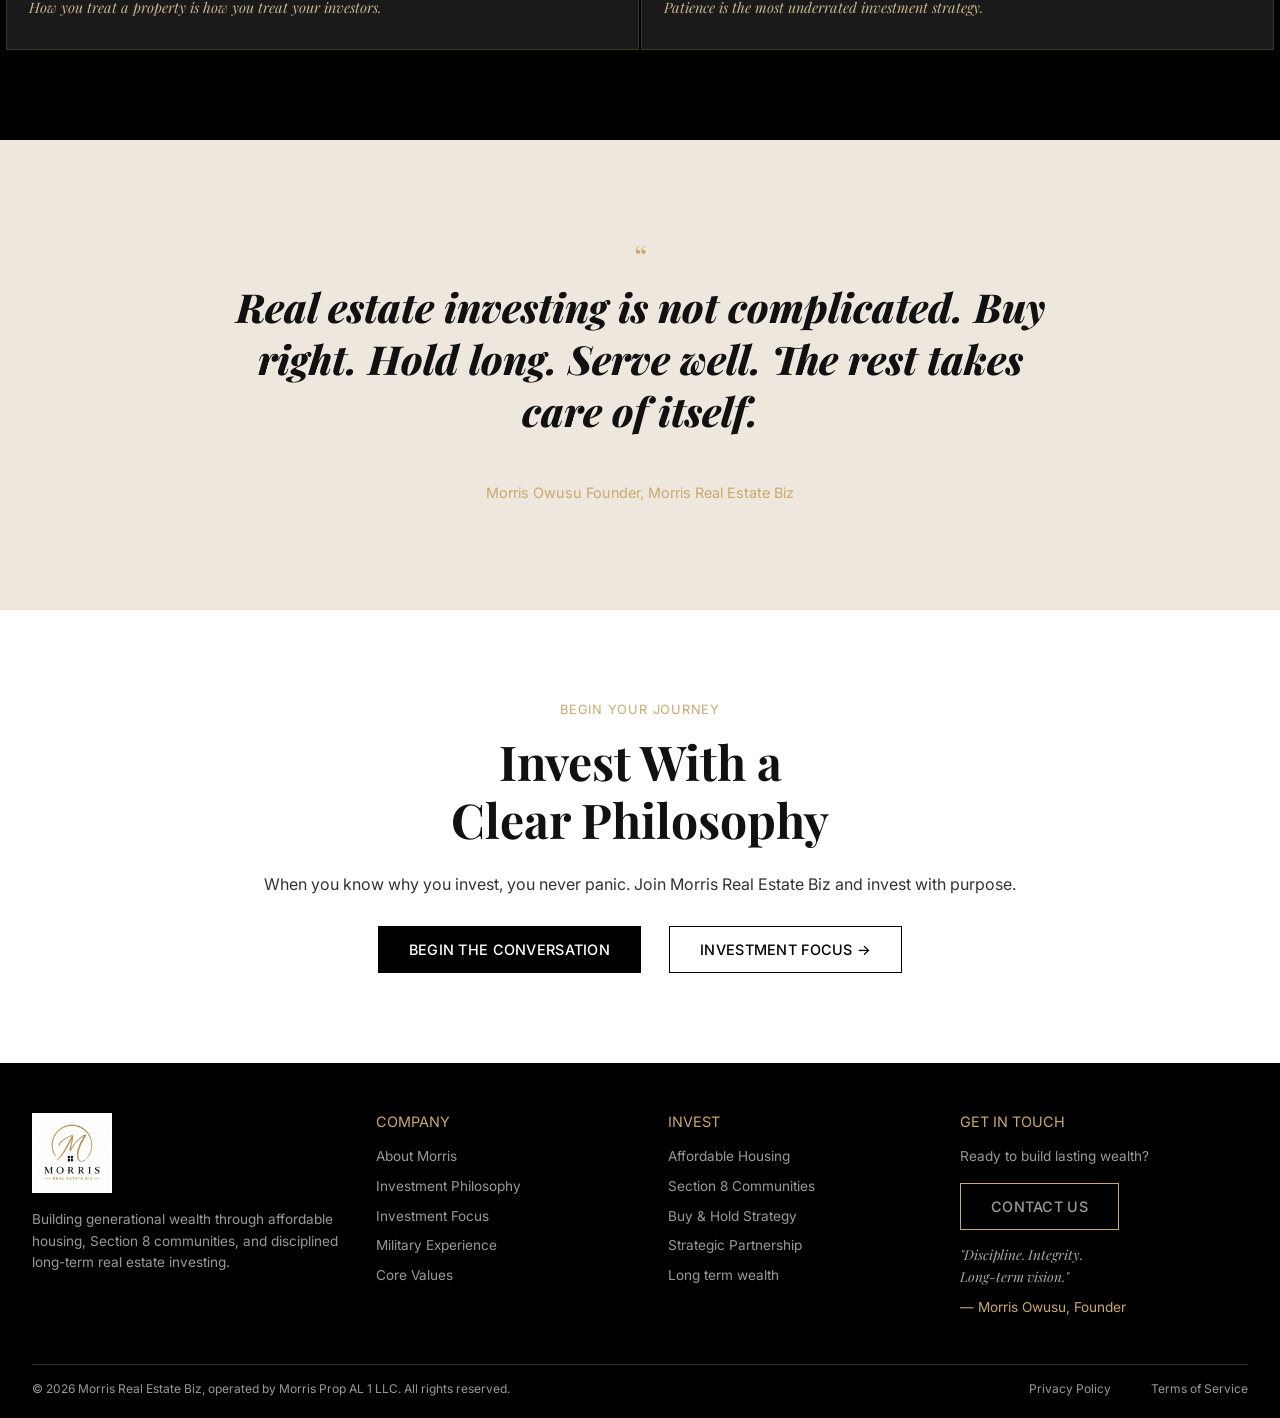
<file: philosophy/index.html>
<!DOCTYPE html>
<html lang="en"><head><meta charset="utf-8"><meta name="viewport" content="width=device-width, initial-scale=1">
<title>Investment Philosophy | Morris Real Estate Biz</title><meta name="description" content="The six principles behind Morris Real Estate Biz: buy and hold, cash flow, serving the underserved, conservative leverage, responsible ownership, patience.">
<link rel="icon" type="image/png" href="/favicon.png">
<link rel="preconnect" href="https://fonts.googleapis.com"><link rel="preconnect" href="https://fonts.gstatic.com" crossorigin>
<link href="https://fonts.googleapis.com/css2?family=Inter:wght@400;500;600;700&family=Playfair+Display:ital,wght@0,400;0,600;0,700;0,800;1,400;1,700;1,800&display=swap" rel="stylesheet">
<link rel="stylesheet" href="/assets/style.css"></head>
<body>
<header class="site-header"><div class="nav-wrap">
<a class="logo" href="/" aria-label="Morris Real Estate Biz home"><img src="/assets/img/logo.png" alt="Morris Real Estate Biz logo" width="72" height="72"></a>
<button class="menu-toggle" aria-label="Open menu" onclick="document.querySelector('.nav').classList.toggle('open')">&#9776;</button>
<nav class="nav"><a href="/">Home</a><a href="/about/">About</a><a href="/philosophy/" class="active">Philosophy</a><a href="/investment-focus/">Investment Focus</a><a href="/military/">Military</a><a href="/core-values/">Core Values</a><a href="/vision/">Vision</a><a href="/contact/">Contact</a><a class="btn-nav" href="/contact/">Invest Now</a></nav></div></header>
<main>
<section class="hero short" style="background-image:url(/assets/img/hero-boston.jpg)"><div class="hero-inner"><span class="eyebrow">How We Think</span><h1>Everything Begins<br>With Principles</h1></div></section><section class="bg-black"><div class="center"><span class="eyebrow">The Six Principles</span><h2>Investment Philosophy</h2></div><div class="cards2" style="width:99%;margin:30px auto 0"><div class="dcard"><div class="num">01</div><h3>Buy and Hold Forever</h3><p>The greatest wealth in real estate is not made through flipping or short-term speculation. It is made by buying quality assets at fair prices and holding them through economic cycles, collecting cash flow and watching equity compound.</p><hr><em>Time in the market, not timing the market, is the foundation of lasting wealth.</em></div><div class="dcard"><div class="num">02</div><h3>Cash Flow Is King</h3><p>Every property in the Morris portfolio must generate positive monthly cash flow from day one. Appreciation is a bonus never the plan. Government-backed Section 8 income provides a particularly powerful foundation.</p><hr><em>A property that cash flows in a down market will thrive in a recovery.</em></div><div class="dcard"><div class="num">03</div><h3>Serve the Underserved</h3><p>The affordable housing market is one of the most resilient in real estate demand consistently outstrips supply. By serving families who lack options, Morris creates both social impact and investment stability.</p><hr><em>The best investments solve real problems for real people.</em></div><div class="dcard"><div class="num">04</div><h3>Conservative Leverage</h3><p>Debt is a tool, not a strategy. Morris uses leverage conservatively, ensuring that every property remains cashflow positive even in adverse conditions. High leverage is for gamblers — not stewards.</p><hr><em>The properties you own must not own you.</em></div><div class="dcard"><div class="num">05</div><h3>Responsible Ownership</h3><p>Every property is maintained to a high standard. Not because it's required but because it's right. Well-maintained properties retain tenants, command better rents, and appreciate faster. Great stewardship is simply great business.</p><hr><em>How you treat a property is how you treat your investors.</em></div><div class="dcard"><div class="num">06</div><h3>Patience Over Urgency</h3><p>The worst investments are made in haste. Morris waits for the right opportunity at the right price. There is no pressure to deploy capital only discipline to deploy it wisely. One great deal beats ten average ones.</p><hr><em>Patience is the most underrated investment strategy.</em></div></div></section>
<section class="bg-sand center"><div class="narrow"><div style="color:var(--gold);font-size:2rem;font-family:var(--serif)">&ldquo;</div><p class="quote-big">Real estate investing is not complicated. Buy right. Hold long. Serve well. The rest takes care of itself.</p><p style="color:var(--gold);font-size:.9rem">Morris Owusu Founder, Morris Real Estate Biz</p></div></section>
<section class="center"><div class="narrow"><span class="eyebrow">Begin Your Journey</span><h2>Invest With a<br>Clear Philosophy</h2><p>When you know why you invest, you never panic. Join Morris Real Estate Biz and invest with purpose.</p><div class="btns"><a class="btn btn-dark" href="/contact/">Begin the Conversation</a><a class="btn btn-outline" href="/investment-focus/">Investment Focus &rarr;</a></div></div></section>
</main>
<footer class="site-footer"><div class="foot-grid">
<div><a class="logo" href="/"><img src="/assets/img/logo.png" alt="Morris Real Estate Biz logo" width="80" height="80"></a><p>Building generational wealth through affordable housing, Section 8 communities, and disciplined long-term real estate investing.</p></div>
<div><h4>Company</h4><ul><li><a href="/about/">About Morris</a></li><li><a href="/philosophy/">Investment Philosophy</a></li><li><a href="/investment-focus/">Investment Focus</a></li><li><a href="/military/">Military Experience</a></li><li><a href="/core-values/">Core Values</a></li></ul></div>
<div><h4>Invest</h4><ul><li><a href="/investment-focus/">Affordable Housing</a></li><li><a href="/investment-focus/">Section 8 Communities</a></li><li><a href="/investment-focus/">Buy &amp; Hold Strategy</a></li><li><a href="/investment-focus/">Strategic Partnership</a></li><li><a href="/vision/">Long term wealth</a></li></ul></div>
<div><h4>Get in Touch</h4><p>Ready to build lasting wealth?</p><a class="btn btn-gold-outline" href="/contact/">Contact Us</a><p class="foot-quote">"Discipline. Integrity.<br>Long-term vision."</p><p style="color:var(--gold)">— Morris Owusu, Founder</p></div>
</div>
<div class="foot-bottom"><span>&copy; 2026 Morris Real Estate Biz, operated by Morris Prop AL 1 LLC. All rights reserved.</span><nav><a href="/privacy-policy/">Privacy Policy</a><a href="/terms-and-conditions/">Terms of Service</a></nav></div></footer>
</body></html>
</file>
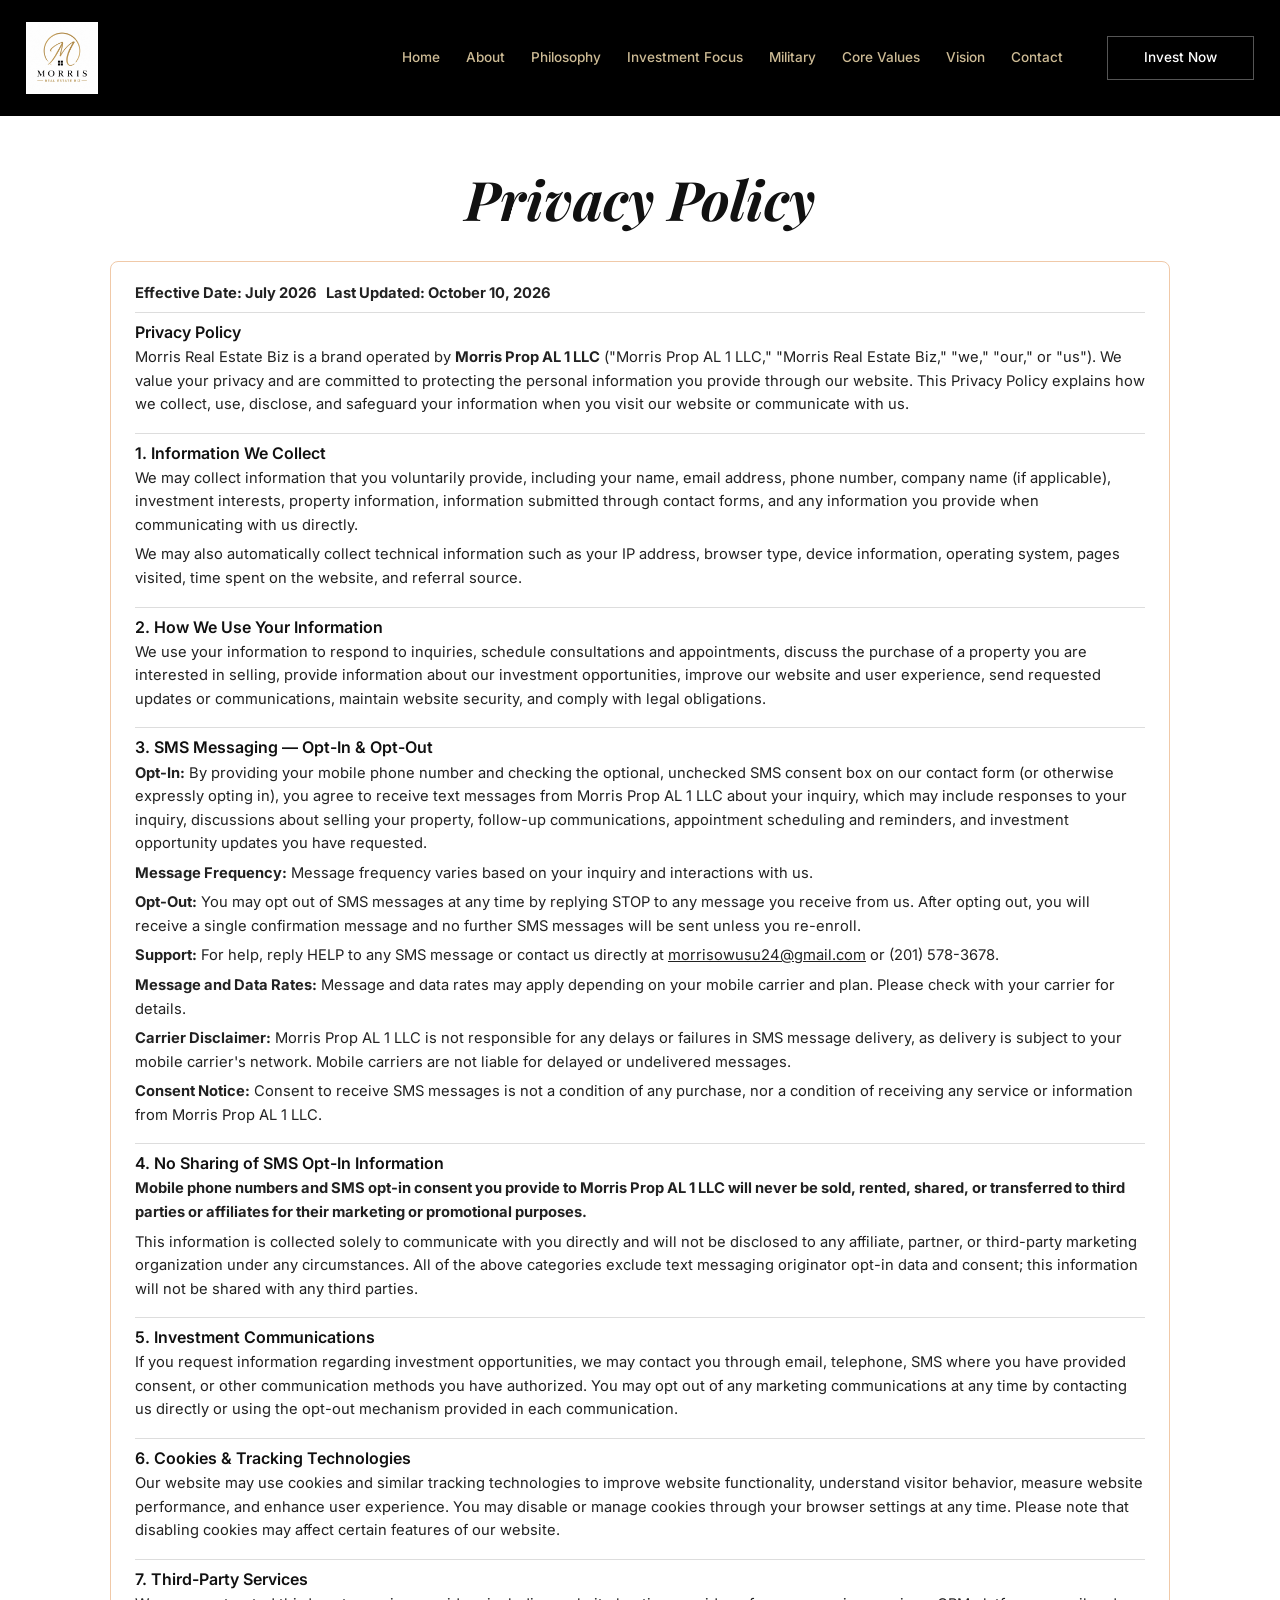
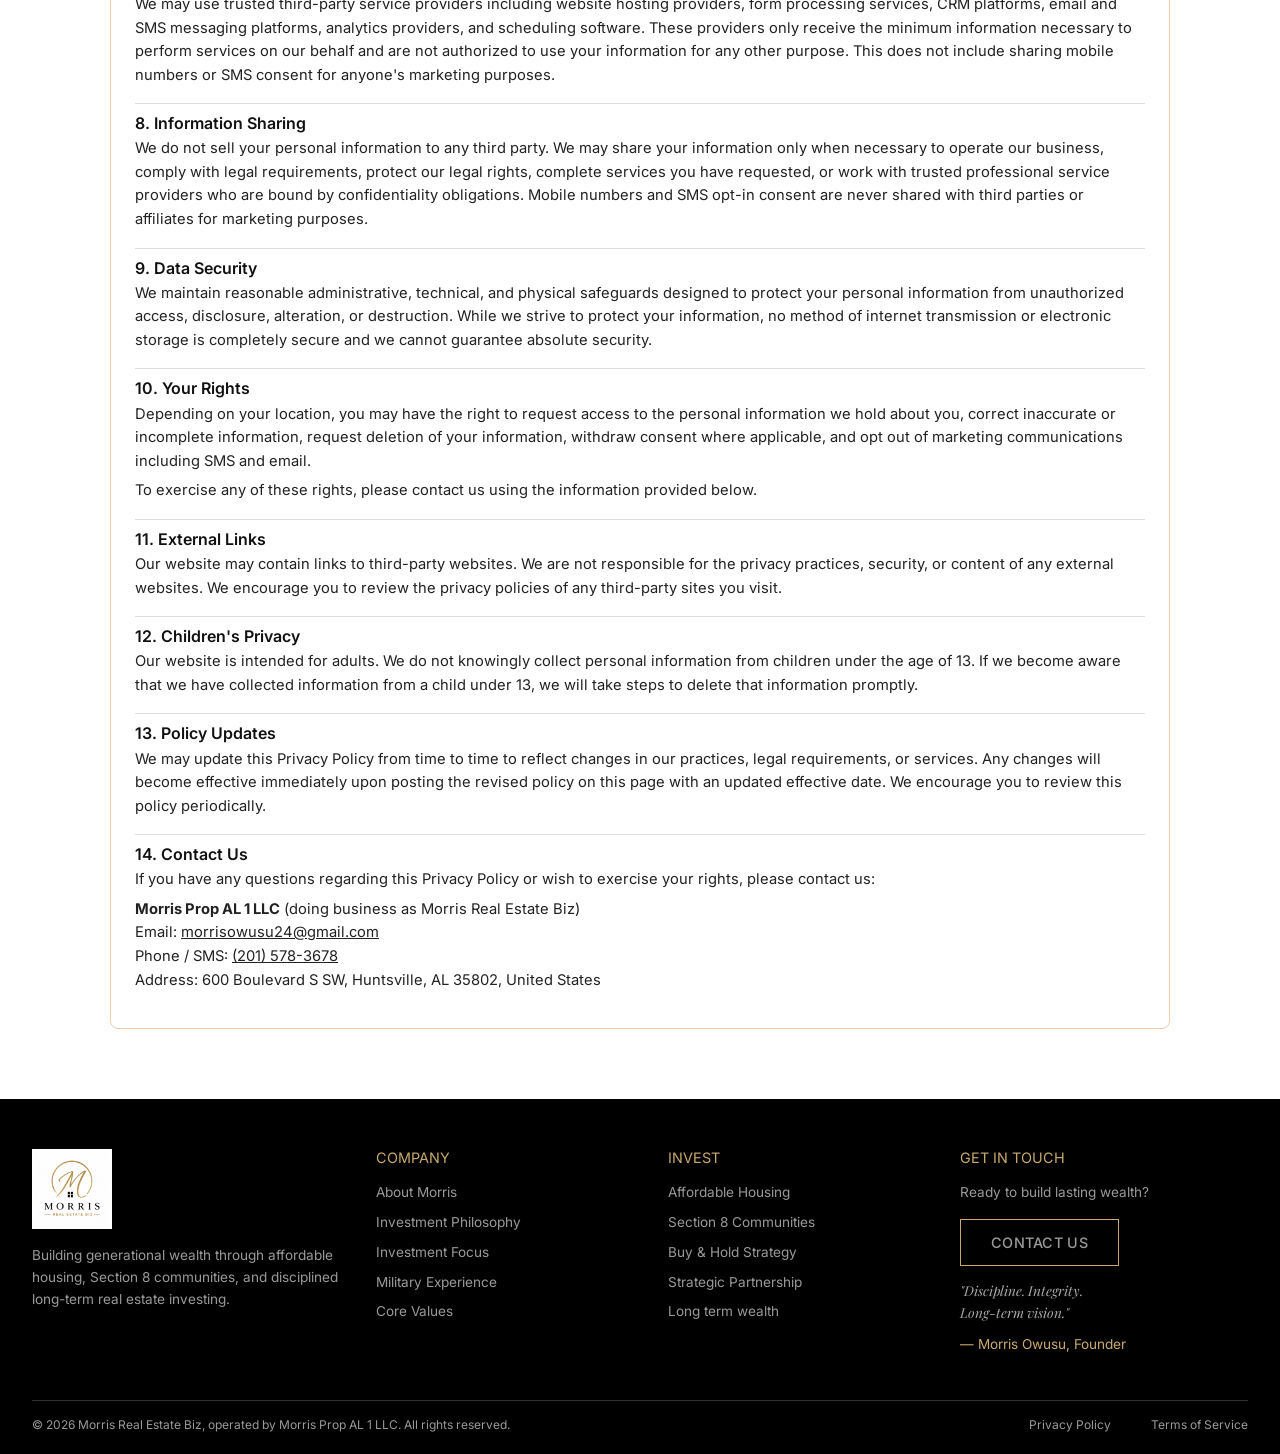
<file: privacy-policy/index.html>
<!DOCTYPE html>
<html lang="en"><head><meta charset="utf-8"><meta name="viewport" content="width=device-width, initial-scale=1">
<title>Privacy Policy | Morris Real Estate Biz</title><meta name="description" content="Privacy Policy for Morris Real Estate Biz, operated by Morris Prop AL 1 LLC.">
<link rel="icon" type="image/png" href="/favicon.png">
<link rel="preconnect" href="https://fonts.googleapis.com"><link rel="preconnect" href="https://fonts.gstatic.com" crossorigin>
<link href="https://fonts.googleapis.com/css2?family=Inter:wght@400;500;600;700&family=Playfair+Display:ital,wght@0,400;0,600;0,700;0,800;1,400;1,700;1,800&display=swap" rel="stylesheet">
<link rel="stylesheet" href="/assets/style.css"></head>
<body>
<header class="site-header solid"><div class="nav-wrap">
<a class="logo" href="/" aria-label="Morris Real Estate Biz home"><img src="/assets/img/logo.png" alt="Morris Real Estate Biz logo" width="72" height="72"></a>
<button class="menu-toggle" aria-label="Open menu" onclick="document.querySelector('.nav').classList.toggle('open')">&#9776;</button>
<nav class="nav"><a href="/">Home</a><a href="/about/">About</a><a href="/philosophy/">Philosophy</a><a href="/investment-focus/">Investment Focus</a><a href="/military/">Military</a><a href="/core-values/">Core Values</a><a href="/vision/">Vision</a><a href="/contact/">Contact</a><a class="btn-nav" href="/contact/">Invest Now</a></nav></div></header>
<main>
<div class="narrow" style="width:min(1060px,92%)"><h1 class="legal-title">Privacy Policy</h1><div class="legal"><p><strong>Effective Date: July 2026 &nbsp; Last Updated: October 10, 2026</strong></p><div class="sec"><h2>Privacy Policy</h2><p>Morris Real Estate Biz is a brand operated by <strong>Morris Prop AL 1 LLC</strong> ("Morris Prop AL 1 LLC," "Morris Real Estate Biz," "we," "our," or "us"). We value your privacy and are committed to protecting the personal information you provide through our website. This Privacy Policy explains how we collect, use, disclose, and safeguard your information when you visit our website or communicate with us.</p></div><div class="sec"><h2>1. Information We Collect</h2><p>We may collect information that you voluntarily provide, including your name, email address, phone number, company name (if applicable), investment interests, property information, information submitted through contact forms, and any information you provide when communicating with us directly.</p><p>We may also automatically collect technical information such as your IP address, browser type, device information, operating system, pages visited, time spent on the website, and referral source.</p></div><div class="sec"><h2>2. How We Use Your Information</h2><p>We use your information to respond to inquiries, schedule consultations and appointments, discuss the purchase of a property you are interested in selling, provide information about our investment opportunities, improve our website and user experience, send requested updates or communications, maintain website security, and comply with legal obligations.</p></div><div class="sec"><h2>3. SMS Messaging — Opt-In &amp; Opt-Out</h2><p><strong>Opt-In:</strong> By providing your mobile phone number and checking the optional, unchecked SMS consent box on our contact form (or otherwise expressly opting in), you agree to receive text messages from Morris Prop AL 1 LLC about your inquiry, which may include responses to your inquiry, discussions about selling your property, follow-up communications, appointment scheduling and reminders, and investment opportunity updates you have requested.</p><p><strong>Message Frequency:</strong> Message frequency varies based on your inquiry and interactions with us.</p><p><strong>Opt-Out:</strong> You may opt out of SMS messages at any time by replying STOP to any message you receive from us. After opting out, you will receive a single confirmation message and no further SMS messages will be sent unless you re-enroll.</p><p><strong>Support:</strong> For help, reply HELP to any SMS message or contact us directly at <a href="mailto:morrisowusu24@gmail.com">morrisowusu24@gmail.com</a> or (201) 578-3678.</p><p><strong>Message and Data Rates:</strong> Message and data rates may apply depending on your mobile carrier and plan. Please check with your carrier for details.</p><p><strong>Carrier Disclaimer:</strong> Morris Prop AL 1 LLC is not responsible for any delays or failures in SMS message delivery, as delivery is subject to your mobile carrier's network. Mobile carriers are not liable for delayed or undelivered messages.</p><p><strong>Consent Notice:</strong> Consent to receive SMS messages is not a condition of any purchase, nor a condition of receiving any service or information from Morris Prop AL 1 LLC.</p></div><div class="sec"><h2>4. No Sharing of SMS Opt-In Information</h2><p><strong>Mobile phone numbers and SMS opt-in consent you provide to Morris Prop AL 1 LLC will never be sold, rented, shared, or transferred to third parties or affiliates for their marketing or promotional purposes.</strong></p><p>This information is collected solely to communicate with you directly and will not be disclosed to any affiliate, partner, or third-party marketing organization under any circumstances. All of the above categories exclude text messaging originator opt-in data and consent; this information will not be shared with any third parties.</p></div><div class="sec"><h2>5. Investment Communications</h2><p>If you request information regarding investment opportunities, we may contact you through email, telephone, SMS where you have provided consent, or other communication methods you have authorized. You may opt out of any marketing communications at any time by contacting us directly or using the opt-out mechanism provided in each communication.</p></div><div class="sec"><h2>6. Cookies &amp; Tracking Technologies</h2><p>Our website may use cookies and similar tracking technologies to improve website functionality, understand visitor behavior, measure website performance, and enhance user experience. You may disable or manage cookies through your browser settings at any time. Please note that disabling cookies may affect certain features of our website.</p></div><div class="sec"><h2>7. Third-Party Services</h2><p>We may use trusted third-party service providers including website hosting providers, form processing services, CRM platforms, email and SMS messaging platforms, analytics providers, and scheduling software. These providers only receive the minimum information necessary to perform services on our behalf and are not authorized to use your information for any other purpose. This does not include sharing mobile numbers or SMS consent for anyone's marketing purposes.</p></div><div class="sec"><h2>8. Information Sharing</h2><p>We do not sell your personal information to any third party. We may share your information only when necessary to operate our business, comply with legal requirements, protect our legal rights, complete services you have requested, or work with trusted professional service providers who are bound by confidentiality obligations. Mobile numbers and SMS opt-in consent are never shared with third parties or affiliates for marketing purposes.</p></div><div class="sec"><h2>9. Data Security</h2><p>We maintain reasonable administrative, technical, and physical safeguards designed to protect your personal information from unauthorized access, disclosure, alteration, or destruction. While we strive to protect your information, no method of internet transmission or electronic storage is completely secure and we cannot guarantee absolute security.</p></div><div class="sec"><h2>10. Your Rights</h2><p>Depending on your location, you may have the right to request access to the personal information we hold about you, correct inaccurate or incomplete information, request deletion of your information, withdraw consent where applicable, and opt out of marketing communications including SMS and email.</p><p>To exercise any of these rights, please contact us using the information provided below.</p></div><div class="sec"><h2>11. External Links</h2><p>Our website may contain links to third-party websites. We are not responsible for the privacy practices, security, or content of any external websites. We encourage you to review the privacy policies of any third-party sites you visit.</p></div><div class="sec"><h2>12. Children's Privacy</h2><p>Our website is intended for adults. We do not knowingly collect personal information from children under the age of 13. If we become aware that we have collected information from a child under 13, we will take steps to delete that information promptly.</p></div><div class="sec"><h2>13. Policy Updates</h2><p>We may update this Privacy Policy from time to time to reflect changes in our practices, legal requirements, or services. Any changes will become effective immediately upon posting the revised policy on this page with an updated effective date. We encourage you to review this policy periodically.</p></div><div class="sec"><h2>14. Contact Us</h2><p>If you have any questions regarding this Privacy Policy or wish to exercise your rights, please contact us:</p><p><strong>Morris Prop AL 1 LLC</strong> (doing business as Morris Real Estate Biz)<br>Email: <a href="mailto:morrisowusu24@gmail.com">morrisowusu24@gmail.com</a><br>Phone / SMS: <a href="tel:+12015783678">(201) 578-3678</a><br>Address: 600 Boulevard S SW, Huntsville, AL 35802, United States</p></div></div></div>
</main>
<footer class="site-footer"><div class="foot-grid">
<div><a class="logo" href="/"><img src="/assets/img/logo.png" alt="Morris Real Estate Biz logo" width="80" height="80"></a><p>Building generational wealth through affordable housing, Section 8 communities, and disciplined long-term real estate investing.</p></div>
<div><h4>Company</h4><ul><li><a href="/about/">About Morris</a></li><li><a href="/philosophy/">Investment Philosophy</a></li><li><a href="/investment-focus/">Investment Focus</a></li><li><a href="/military/">Military Experience</a></li><li><a href="/core-values/">Core Values</a></li></ul></div>
<div><h4>Invest</h4><ul><li><a href="/investment-focus/">Affordable Housing</a></li><li><a href="/investment-focus/">Section 8 Communities</a></li><li><a href="/investment-focus/">Buy &amp; Hold Strategy</a></li><li><a href="/investment-focus/">Strategic Partnership</a></li><li><a href="/vision/">Long term wealth</a></li></ul></div>
<div><h4>Get in Touch</h4><p>Ready to build lasting wealth?</p><a class="btn btn-gold-outline" href="/contact/">Contact Us</a><p class="foot-quote">"Discipline. Integrity.<br>Long-term vision."</p><p style="color:var(--gold)">— Morris Owusu, Founder</p></div>
</div>
<div class="foot-bottom"><span>&copy; 2026 Morris Real Estate Biz, operated by Morris Prop AL 1 LLC. All rights reserved.</span><nav><a href="/privacy-policy/">Privacy Policy</a><a href="/terms-and-conditions/">Terms of Service</a></nav></div></footer>
</body></html>
</file>
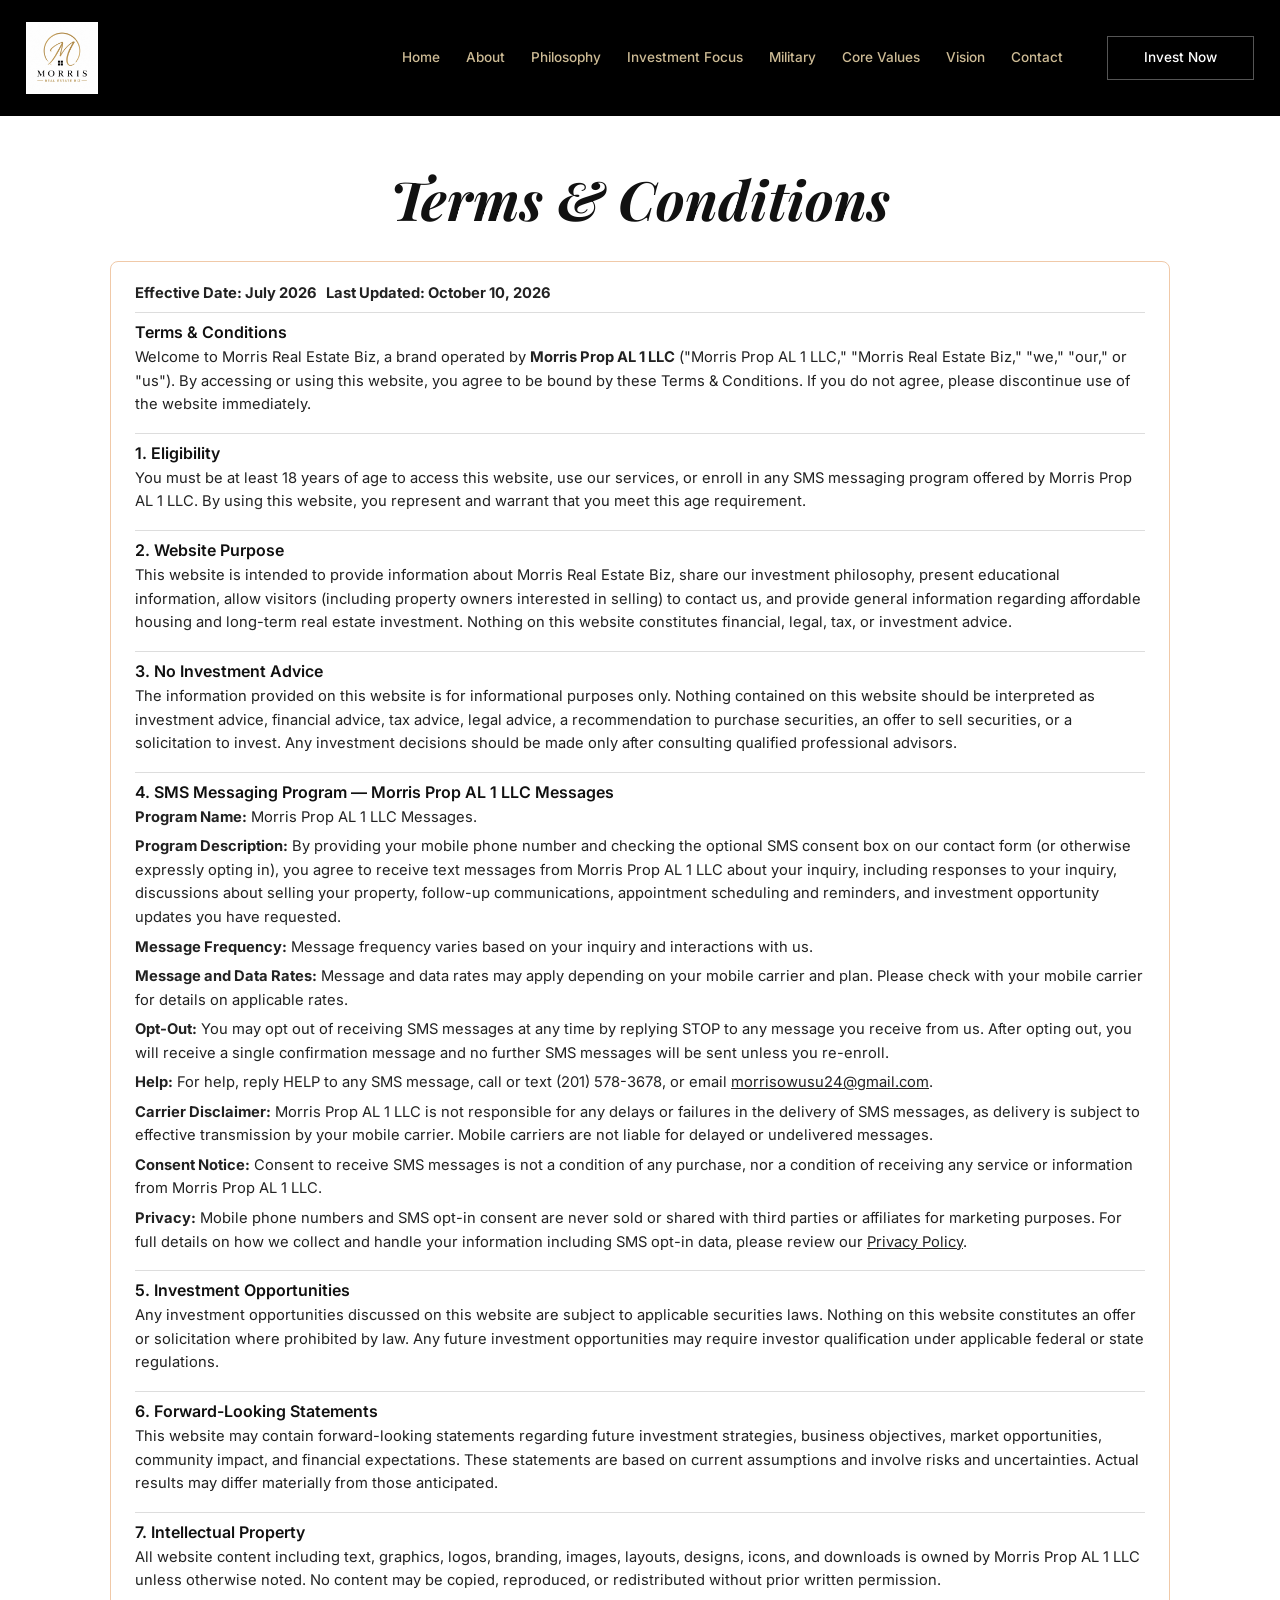
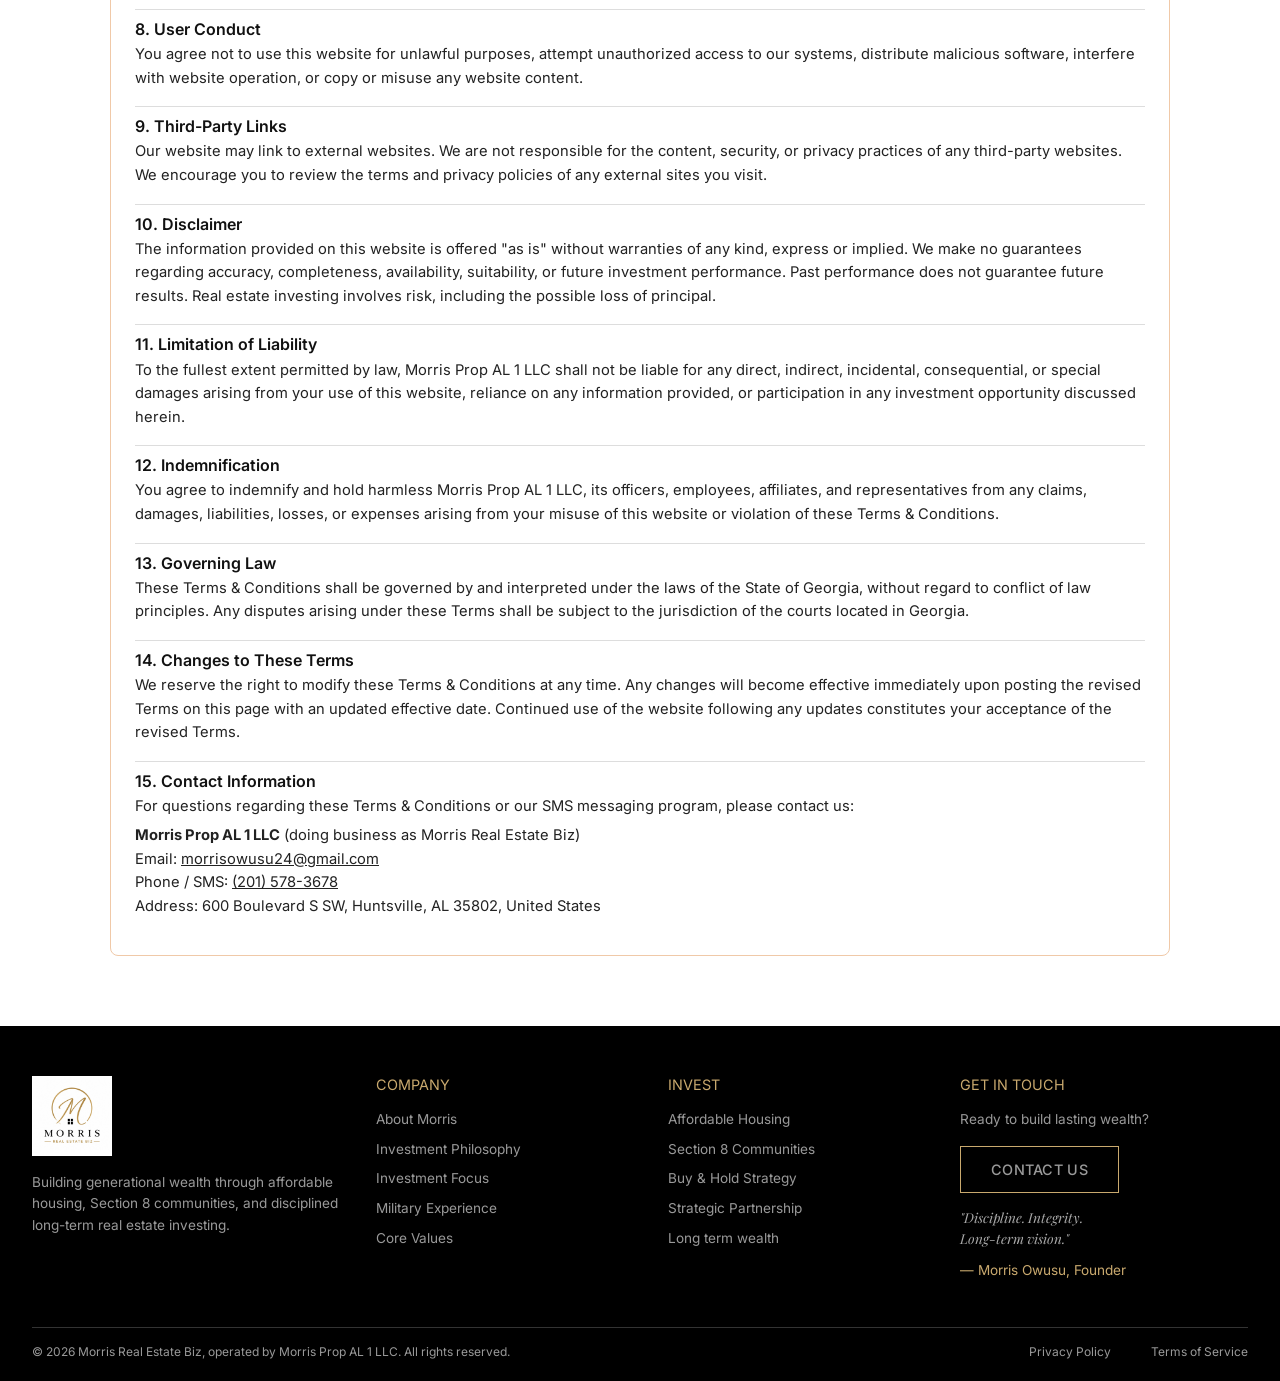
<file: terms-and-conditions/index.html>
<!DOCTYPE html>
<html lang="en"><head><meta charset="utf-8"><meta name="viewport" content="width=device-width, initial-scale=1">
<title>Terms & Conditions | Morris Real Estate Biz</title><meta name="description" content="Terms & Conditions for Morris Real Estate Biz, operated by Morris Prop AL 1 LLC.">
<link rel="icon" type="image/png" href="/favicon.png">
<link rel="preconnect" href="https://fonts.googleapis.com"><link rel="preconnect" href="https://fonts.gstatic.com" crossorigin>
<link href="https://fonts.googleapis.com/css2?family=Inter:wght@400;500;600;700&family=Playfair+Display:ital,wght@0,400;0,600;0,700;0,800;1,400;1,700;1,800&display=swap" rel="stylesheet">
<link rel="stylesheet" href="/assets/style.css"></head>
<body>
<header class="site-header solid"><div class="nav-wrap">
<a class="logo" href="/" aria-label="Morris Real Estate Biz home"><img src="/assets/img/logo.png" alt="Morris Real Estate Biz logo" width="72" height="72"></a>
<button class="menu-toggle" aria-label="Open menu" onclick="document.querySelector('.nav').classList.toggle('open')">&#9776;</button>
<nav class="nav"><a href="/">Home</a><a href="/about/">About</a><a href="/philosophy/">Philosophy</a><a href="/investment-focus/">Investment Focus</a><a href="/military/">Military</a><a href="/core-values/">Core Values</a><a href="/vision/">Vision</a><a href="/contact/">Contact</a><a class="btn-nav" href="/contact/">Invest Now</a></nav></div></header>
<main>
<div class="narrow" style="width:min(1060px,92%)"><h1 class="legal-title">Terms &amp; Conditions</h1><div class="legal"><p><strong>Effective Date: July 2026 &nbsp; Last Updated: October 10, 2026</strong></p><div class="sec"><h2>Terms &amp; Conditions</h2><p>Welcome to Morris Real Estate Biz, a brand operated by <strong>Morris Prop AL 1 LLC</strong> ("Morris Prop AL 1 LLC," "Morris Real Estate Biz," "we," "our," or "us"). By accessing or using this website, you agree to be bound by these Terms &amp; Conditions. If you do not agree, please discontinue use of the website immediately.</p></div><div class="sec"><h2>1. Eligibility</h2><p>You must be at least 18 years of age to access this website, use our services, or enroll in any SMS messaging program offered by Morris Prop AL 1 LLC. By using this website, you represent and warrant that you meet this age requirement.</p></div><div class="sec"><h2>2. Website Purpose</h2><p>This website is intended to provide information about Morris Real Estate Biz, share our investment philosophy, present educational information, allow visitors (including property owners interested in selling) to contact us, and provide general information regarding affordable housing and long-term real estate investment. Nothing on this website constitutes financial, legal, tax, or investment advice.</p></div><div class="sec"><h2>3. No Investment Advice</h2><p>The information provided on this website is for informational purposes only. Nothing contained on this website should be interpreted as investment advice, financial advice, tax advice, legal advice, a recommendation to purchase securities, an offer to sell securities, or a solicitation to invest. Any investment decisions should be made only after consulting qualified professional advisors.</p></div><div class="sec"><h2>4. SMS Messaging Program — Morris Prop AL 1 LLC Messages</h2><p><strong>Program Name:</strong> Morris Prop AL 1 LLC Messages.</p><p><strong>Program Description:</strong> By providing your mobile phone number and checking the optional SMS consent box on our contact form (or otherwise expressly opting in), you agree to receive text messages from Morris Prop AL 1 LLC about your inquiry, including responses to your inquiry, discussions about selling your property, follow-up communications, appointment scheduling and reminders, and investment opportunity updates you have requested.</p><p><strong>Message Frequency:</strong> Message frequency varies based on your inquiry and interactions with us.</p><p><strong>Message and Data Rates:</strong> Message and data rates may apply depending on your mobile carrier and plan. Please check with your mobile carrier for details on applicable rates.</p><p><strong>Opt-Out:</strong> You may opt out of receiving SMS messages at any time by replying STOP to any message you receive from us. After opting out, you will receive a single confirmation message and no further SMS messages will be sent unless you re-enroll.</p><p><strong>Help:</strong> For help, reply HELP to any SMS message, call or text (201) 578-3678, or email <a href="mailto:morrisowusu24@gmail.com">morrisowusu24@gmail.com</a>.</p><p><strong>Carrier Disclaimer:</strong> Morris Prop AL 1 LLC is not responsible for any delays or failures in the delivery of SMS messages, as delivery is subject to effective transmission by your mobile carrier. Mobile carriers are not liable for delayed or undelivered messages.</p><p><strong>Consent Notice:</strong> Consent to receive SMS messages is not a condition of any purchase, nor a condition of receiving any service or information from Morris Prop AL 1 LLC.</p><p><strong>Privacy:</strong> Mobile phone numbers and SMS opt-in consent are never sold or shared with third parties or affiliates for marketing purposes. For full details on how we collect and handle your information including SMS opt-in data, please review our <a href="/privacy-policy/">Privacy Policy</a>.</p></div><div class="sec"><h2>5. Investment Opportunities</h2><p>Any investment opportunities discussed on this website are subject to applicable securities laws. Nothing on this website constitutes an offer or solicitation where prohibited by law. Any future investment opportunities may require investor qualification under applicable federal or state regulations.</p></div><div class="sec"><h2>6. Forward-Looking Statements</h2><p>This website may contain forward-looking statements regarding future investment strategies, business objectives, market opportunities, community impact, and financial expectations. These statements are based on current assumptions and involve risks and uncertainties. Actual results may differ materially from those anticipated.</p></div><div class="sec"><h2>7. Intellectual Property</h2><p>All website content including text, graphics, logos, branding, images, layouts, designs, icons, and downloads is owned by Morris Prop AL 1 LLC unless otherwise noted. No content may be copied, reproduced, or redistributed without prior written permission.</p></div><div class="sec"><h2>8. User Conduct</h2><p>You agree not to use this website for unlawful purposes, attempt unauthorized access to our systems, distribute malicious software, interfere with website operation, or copy or misuse any website content.</p></div><div class="sec"><h2>9. Third-Party Links</h2><p>Our website may link to external websites. We are not responsible for the content, security, or privacy practices of any third-party websites. We encourage you to review the terms and privacy policies of any external sites you visit.</p></div><div class="sec"><h2>10. Disclaimer</h2><p>The information provided on this website is offered "as is" without warranties of any kind, express or implied. We make no guarantees regarding accuracy, completeness, availability, suitability, or future investment performance. Past performance does not guarantee future results. Real estate investing involves risk, including the possible loss of principal.</p></div><div class="sec"><h2>11. Limitation of Liability</h2><p>To the fullest extent permitted by law, Morris Prop AL 1 LLC shall not be liable for any direct, indirect, incidental, consequential, or special damages arising from your use of this website, reliance on any information provided, or participation in any investment opportunity discussed herein.</p></div><div class="sec"><h2>12. Indemnification</h2><p>You agree to indemnify and hold harmless Morris Prop AL 1 LLC, its officers, employees, affiliates, and representatives from any claims, damages, liabilities, losses, or expenses arising from your misuse of this website or violation of these Terms &amp; Conditions.</p></div><div class="sec"><h2>13. Governing Law</h2><p>These Terms &amp; Conditions shall be governed by and interpreted under the laws of the State of Georgia, without regard to conflict of law principles. Any disputes arising under these Terms shall be subject to the jurisdiction of the courts located in Georgia.</p></div><div class="sec"><h2>14. Changes to These Terms</h2><p>We reserve the right to modify these Terms &amp; Conditions at any time. Any changes will become effective immediately upon posting the revised Terms on this page with an updated effective date. Continued use of the website following any updates constitutes your acceptance of the revised Terms.</p></div><div class="sec"><h2>15. Contact Information</h2><p>For questions regarding these Terms &amp; Conditions or our SMS messaging program, please contact us:</p><p><strong>Morris Prop AL 1 LLC</strong> (doing business as Morris Real Estate Biz)<br>Email: <a href="mailto:morrisowusu24@gmail.com">morrisowusu24@gmail.com</a><br>Phone / SMS: <a href="tel:+12015783678">(201) 578-3678</a><br>Address: 600 Boulevard S SW, Huntsville, AL 35802, United States</p></div></div></div>
</main>
<footer class="site-footer"><div class="foot-grid">
<div><a class="logo" href="/"><img src="/assets/img/logo.png" alt="Morris Real Estate Biz logo" width="80" height="80"></a><p>Building generational wealth through affordable housing, Section 8 communities, and disciplined long-term real estate investing.</p></div>
<div><h4>Company</h4><ul><li><a href="/about/">About Morris</a></li><li><a href="/philosophy/">Investment Philosophy</a></li><li><a href="/investment-focus/">Investment Focus</a></li><li><a href="/military/">Military Experience</a></li><li><a href="/core-values/">Core Values</a></li></ul></div>
<div><h4>Invest</h4><ul><li><a href="/investment-focus/">Affordable Housing</a></li><li><a href="/investment-focus/">Section 8 Communities</a></li><li><a href="/investment-focus/">Buy &amp; Hold Strategy</a></li><li><a href="/investment-focus/">Strategic Partnership</a></li><li><a href="/vision/">Long term wealth</a></li></ul></div>
<div><h4>Get in Touch</h4><p>Ready to build lasting wealth?</p><a class="btn btn-gold-outline" href="/contact/">Contact Us</a><p class="foot-quote">"Discipline. Integrity.<br>Long-term vision."</p><p style="color:var(--gold)">— Morris Owusu, Founder</p></div>
</div>
<div class="foot-bottom"><span>&copy; 2026 Morris Real Estate Biz, operated by Morris Prop AL 1 LLC. All rights reserved.</span><nav><a href="/privacy-policy/">Privacy Policy</a><a href="/terms-and-conditions/">Terms of Service</a></nav></div></footer>
</body></html>
</file>
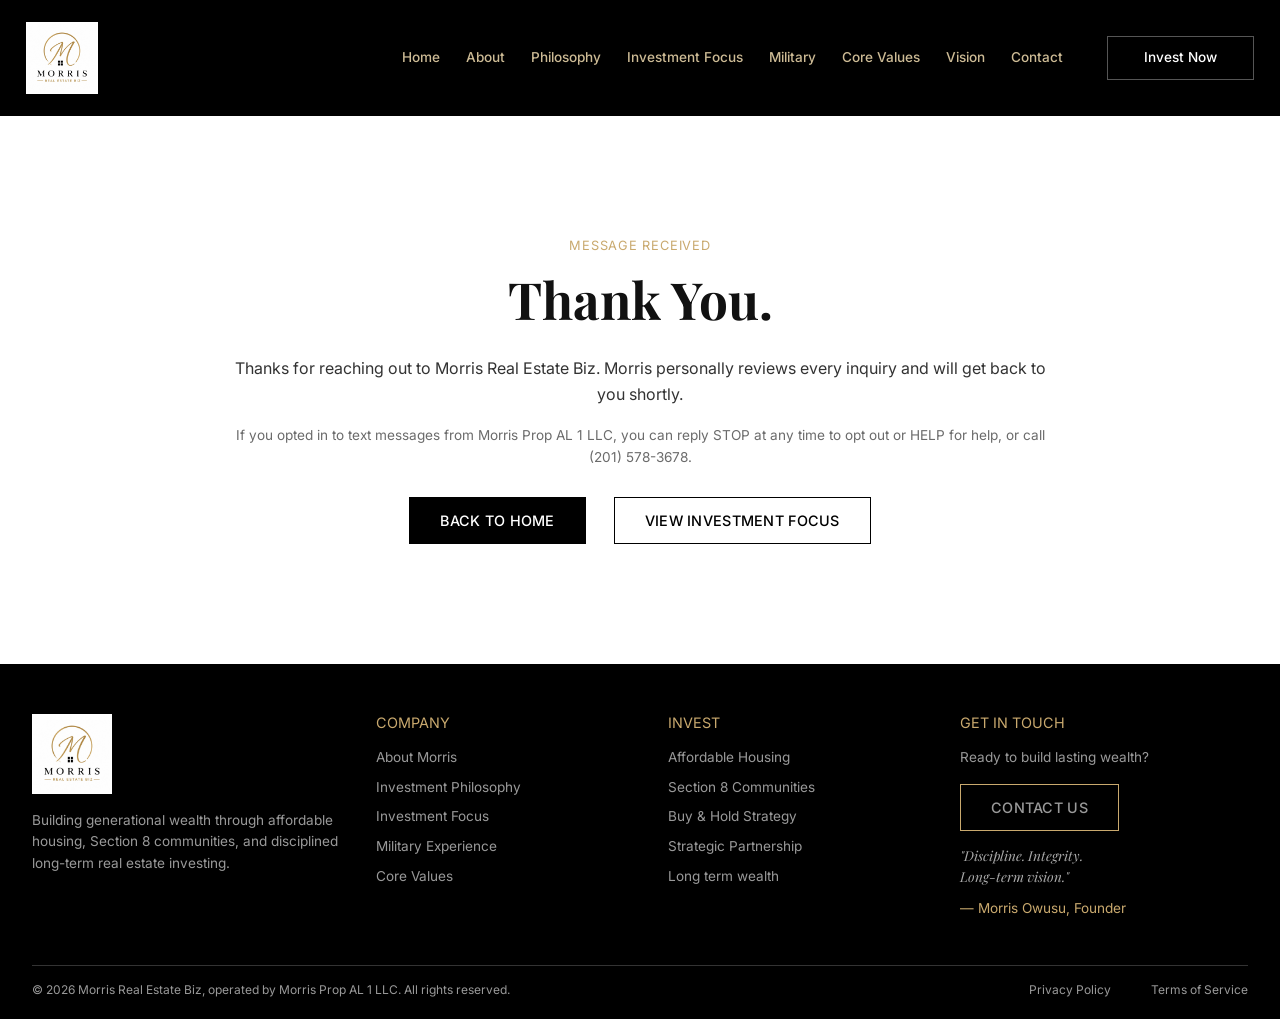
<file: thanks/index.html>
<!DOCTYPE html>
<html lang="en"><head><meta charset="utf-8"><meta name="viewport" content="width=device-width, initial-scale=1">
<title>Thank You | Morris Real Estate Biz</title><meta name="description" content="Thanks for contacting Morris Real Estate Biz.">
<link rel="icon" type="image/png" href="/favicon.png">
<link rel="preconnect" href="https://fonts.googleapis.com"><link rel="preconnect" href="https://fonts.gstatic.com" crossorigin>
<link href="https://fonts.googleapis.com/css2?family=Inter:wght@400;500;600;700&family=Playfair+Display:ital,wght@0,400;0,600;0,700;0,800;1,400;1,700;1,800&display=swap" rel="stylesheet">
<link rel="stylesheet" href="/assets/style.css"></head>
<body>
<header class="site-header solid"><div class="nav-wrap">
<a class="logo" href="/" aria-label="Morris Real Estate Biz home"><img src="/assets/img/logo.png" alt="Morris Real Estate Biz logo" width="72" height="72"></a>
<button class="menu-toggle" aria-label="Open menu" onclick="document.querySelector('.nav').classList.toggle('open')">&#9776;</button>
<nav class="nav"><a href="/">Home</a><a href="/about/">About</a><a href="/philosophy/">Philosophy</a><a href="/investment-focus/">Investment Focus</a><a href="/military/">Military</a><a href="/core-values/">Core Values</a><a href="/vision/">Vision</a><a href="/contact/">Contact</a><a class="btn-nav" href="/contact/">Invest Now</a></nav></div></header>
<main>
<section class="center" style="padding:120px 0"><div class="narrow"><span class="eyebrow">Message Received</span><h1 style="font-size:clamp(2rem,5vw,3.2rem)">Thank You.</h1><p>Thanks for reaching out to Morris Real Estate Biz. Morris personally reviews every inquiry and will get back to you shortly.</p><p style="font-size:.85rem;color:var(--muted)">If you opted in to text messages from Morris Prop AL 1 LLC, you can reply STOP at any time to opt out or HELP for help, or call (201) 578-3678.</p><div class="btns"><a class="btn btn-dark" href="/">Back to Home</a><a class="btn btn-outline" href="/investment-focus/">View Investment Focus</a></div></div></section>
</main>
<footer class="site-footer"><div class="foot-grid">
<div><a class="logo" href="/"><img src="/assets/img/logo.png" alt="Morris Real Estate Biz logo" width="80" height="80"></a><p>Building generational wealth through affordable housing, Section 8 communities, and disciplined long-term real estate investing.</p></div>
<div><h4>Company</h4><ul><li><a href="/about/">About Morris</a></li><li><a href="/philosophy/">Investment Philosophy</a></li><li><a href="/investment-focus/">Investment Focus</a></li><li><a href="/military/">Military Experience</a></li><li><a href="/core-values/">Core Values</a></li></ul></div>
<div><h4>Invest</h4><ul><li><a href="/investment-focus/">Affordable Housing</a></li><li><a href="/investment-focus/">Section 8 Communities</a></li><li><a href="/investment-focus/">Buy &amp; Hold Strategy</a></li><li><a href="/investment-focus/">Strategic Partnership</a></li><li><a href="/vision/">Long term wealth</a></li></ul></div>
<div><h4>Get in Touch</h4><p>Ready to build lasting wealth?</p><a class="btn btn-gold-outline" href="/contact/">Contact Us</a><p class="foot-quote">"Discipline. Integrity.<br>Long-term vision."</p><p style="color:var(--gold)">— Morris Owusu, Founder</p></div>
</div>
<div class="foot-bottom"><span>&copy; 2026 Morris Real Estate Biz, operated by Morris Prop AL 1 LLC. All rights reserved.</span><nav><a href="/privacy-policy/">Privacy Policy</a><a href="/terms-and-conditions/">Terms of Service</a></nav></div></footer>
</body></html>
</file>
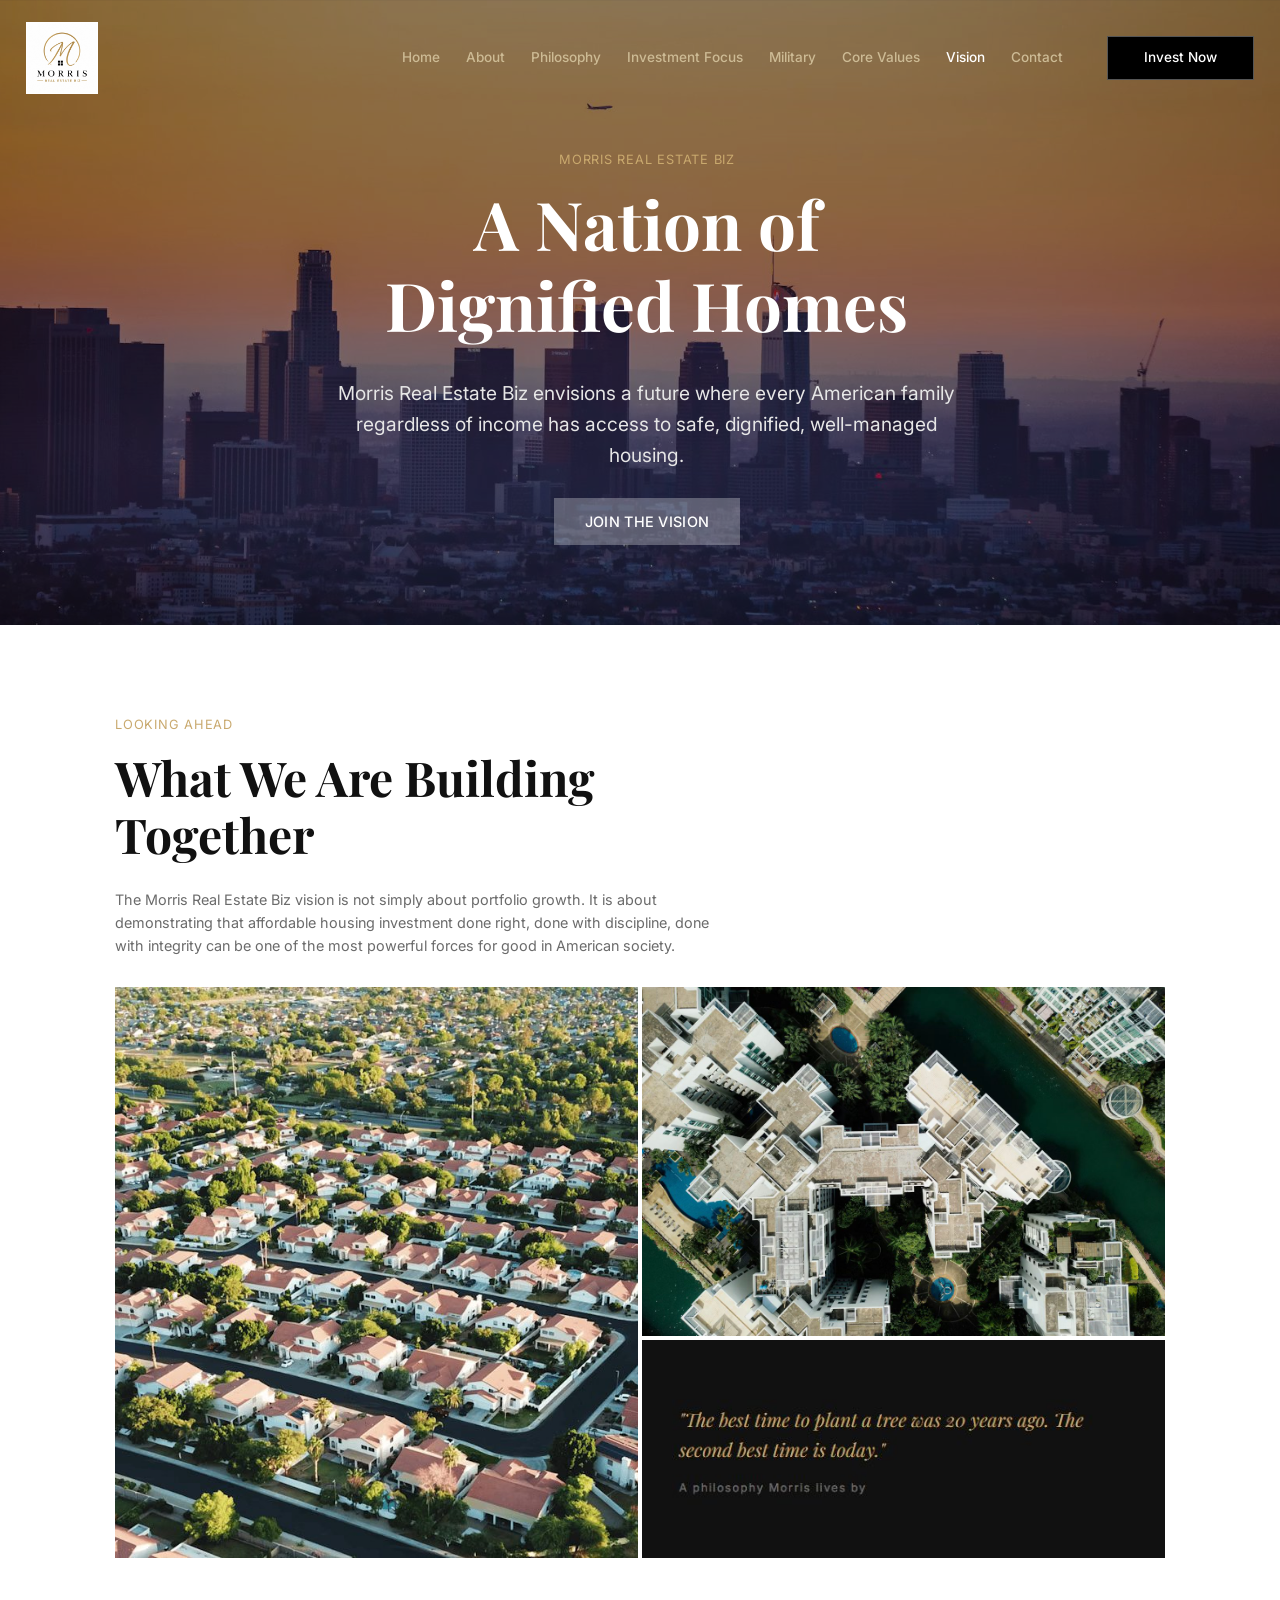
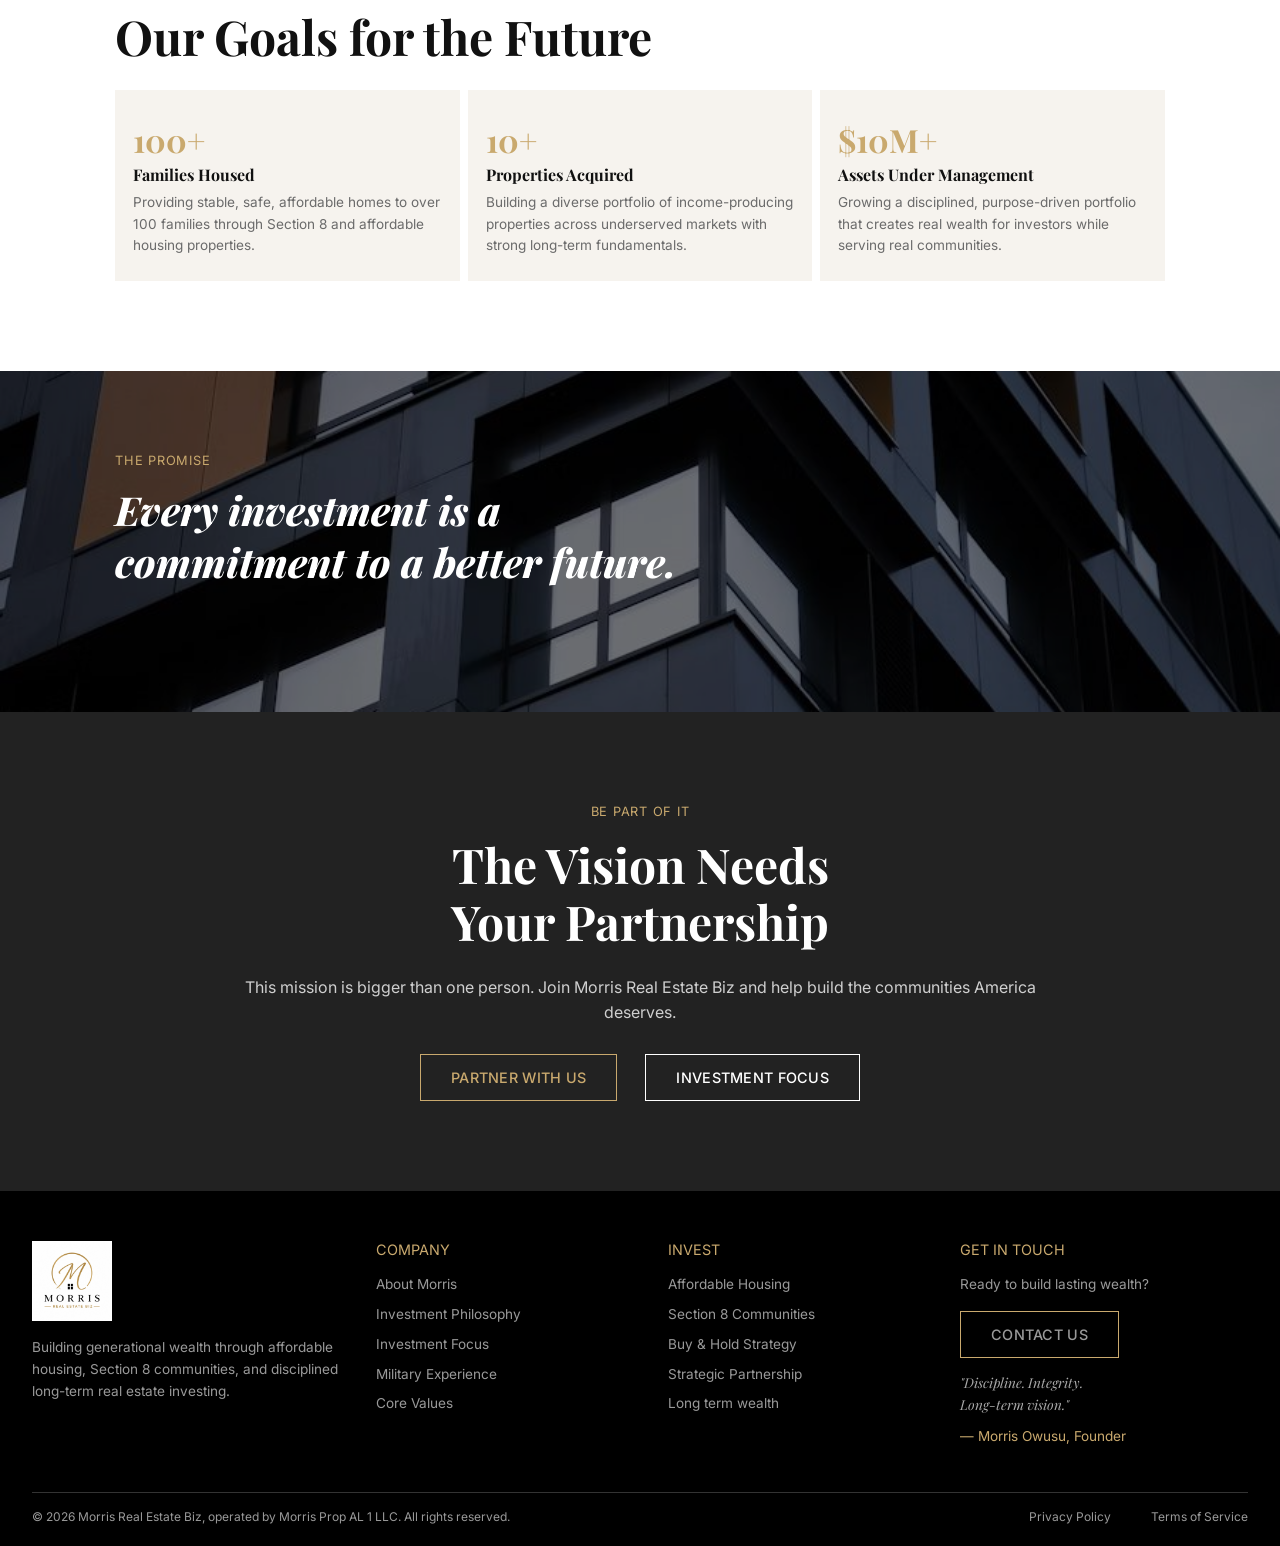
<file: vision/index.html>
<!DOCTYPE html>
<html lang="en"><head><meta charset="utf-8"><meta name="viewport" content="width=device-width, initial-scale=1">
<title>Our Vision | Morris Real Estate Biz</title><meta name="description" content="A nation of dignified homes: the Morris Real Estate Biz vision.">
<link rel="icon" type="image/png" href="/favicon.png">
<link rel="preconnect" href="https://fonts.googleapis.com"><link rel="preconnect" href="https://fonts.gstatic.com" crossorigin>
<link href="https://fonts.googleapis.com/css2?family=Inter:wght@400;500;600;700&family=Playfair+Display:ital,wght@0,400;0,600;0,700;0,800;1,400;1,700;1,800&display=swap" rel="stylesheet">
<link rel="stylesheet" href="/assets/style.css"></head>
<body>
<header class="site-header"><div class="nav-wrap">
<a class="logo" href="/" aria-label="Morris Real Estate Biz home"><img src="/assets/img/logo.png" alt="Morris Real Estate Biz logo" width="72" height="72"></a>
<button class="menu-toggle" aria-label="Open menu" onclick="document.querySelector('.nav').classList.toggle('open')">&#9776;</button>
<nav class="nav"><a href="/">Home</a><a href="/about/">About</a><a href="/philosophy/">Philosophy</a><a href="/investment-focus/">Investment Focus</a><a href="/military/">Military</a><a href="/core-values/">Core Values</a><a href="/vision/" class="active">Vision</a><a href="/contact/">Contact</a><a class="btn-nav" href="/contact/">Invest Now</a></nav></div></header>
<main>
<section class="hero centered" style="background-image:url(/assets/img/hero-la-skyline.jpg)"><div class="hero-inner"><span class="eyebrow">Morris Real Estate Biz</span><h1>A Nation of<br>Dignified Homes</h1><p class="lead">Morris Real Estate Biz envisions a future where every American family regardless of income has access to safe, dignified, well-managed housing.</p><div class="btns"><a class="btn btn-glass" href="/contact/">Join the Vision</a></div></div></section><section><div class="container" style="width:min(1050px,90%)"><span class="eyebrow">Looking Ahead</span><h2>What We Are Building<br>Together</h2><p style="color:var(--muted);max-width:620px;font-size:.9rem">The Morris Real Estate Biz vision is not simply about portfolio growth. It is about demonstrating that affordable housing investment done right, done with discipline, done with integrity can be one of the most powerful forces for good in American society.</p>
<div class="mosaic"><img src="/assets/img/suburb-aerial.jpg" alt="Aerial view of a suburban neighborhood" width="1200" height="700"><div class="stack"><img src="/assets/img/resort-aerial.jpg" alt="Aerial view of residential buildings by the water" width="1200" height="800"><img src="/assets/img/quote-tree.jpg" alt="The best time to plant a tree was 20 years ago. The second best time is today. — A philosophy Morris lives by" width="558" height="233"></div></div>
<h2 style="margin-top:50px">Our Goals for the Future</h2><div class="cards3" style="gap:8px"><div class="goal"><b>100+</b><h4>Families Housed</h4>Providing stable, safe, affordable homes to over 100 families through Section 8 and affordable housing properties.</div><div class="goal"><b>10+</b><h4>Properties Acquired</h4>Building a diverse portfolio of income-producing properties across underserved markets with strong long-term fundamentals.</div><div class="goal"><b>$10M+</b><h4>Assets Under Management</h4>Growing a disciplined, purpose-driven portfolio that creates real wealth for investors while serving real communities.</div></div></div></section>
<section class="overlay-sec" style="background-image:url(/assets/img/building-dark.jpg);padding:80px 0"><div class="container" style="width:min(1050px,90%)"><span class="eyebrow">The Promise</span><p class="quote-big" style="color:#fff;max-width:600px">Every investment is a commitment to a better future.</p></div></section>
<section class="bg-dark center"><div class="narrow"><span class="eyebrow">Be Part of It</span><h2>The Vision Needs<br>Your Partnership</h2><p>This mission is bigger than one person. Join Morris Real Estate Biz and help build the communities America deserves.</p><div class="btns"><a class="btn btn-gold-outline" href="/contact/">Partner With Us</a><a class="btn btn-light-outline" href="/investment-focus/">Investment Focus</a></div></div></section>
</main>
<footer class="site-footer"><div class="foot-grid">
<div><a class="logo" href="/"><img src="/assets/img/logo.png" alt="Morris Real Estate Biz logo" width="80" height="80"></a><p>Building generational wealth through affordable housing, Section 8 communities, and disciplined long-term real estate investing.</p></div>
<div><h4>Company</h4><ul><li><a href="/about/">About Morris</a></li><li><a href="/philosophy/">Investment Philosophy</a></li><li><a href="/investment-focus/">Investment Focus</a></li><li><a href="/military/">Military Experience</a></li><li><a href="/core-values/">Core Values</a></li></ul></div>
<div><h4>Invest</h4><ul><li><a href="/investment-focus/">Affordable Housing</a></li><li><a href="/investment-focus/">Section 8 Communities</a></li><li><a href="/investment-focus/">Buy &amp; Hold Strategy</a></li><li><a href="/investment-focus/">Strategic Partnership</a></li><li><a href="/vision/">Long term wealth</a></li></ul></div>
<div><h4>Get in Touch</h4><p>Ready to build lasting wealth?</p><a class="btn btn-gold-outline" href="/contact/">Contact Us</a><p class="foot-quote">"Discipline. Integrity.<br>Long-term vision."</p><p style="color:var(--gold)">— Morris Owusu, Founder</p></div>
</div>
<div class="foot-bottom"><span>&copy; 2026 Morris Real Estate Biz, operated by Morris Prop AL 1 LLC. All rights reserved.</span><nav><a href="/privacy-policy/">Privacy Policy</a><a href="/terms-and-conditions/">Terms of Service</a></nav></div></footer>
</body></html>
</file>
<file: assets/style.css>
/* Morris Real Estate Biz — static rebuild */
:root{--gold:#c9a96e;--gold-dk:#a8884f;--black:#000;--ink:#111;--card:#1a1a1a;--cream:#f6f3ee;--sand:#ede7de;--text:#333;--muted:#6b6b6b;--line:#e6e0d6;
--serif:'Playfair Display',Georgia,serif;--sans:'Inter',system-ui,-apple-system,Segoe UI,Roboto,sans-serif}
*{box-sizing:border-box}
html{scroll-behavior:smooth}
body{margin:0;font-family:var(--sans);color:var(--text);background:#fff;line-height:1.6;font-size:16px;-webkit-font-smoothing:antialiased}
img{max-width:100%;display:block}
a{color:inherit}
h1,h2,h3,h4{font-family:var(--serif);color:var(--ink);margin:0 0 .5em;line-height:1.2;font-weight:700}
h1{font-size:clamp(2.4rem,5.5vw,4.2rem)}
h2{font-size:clamp(2rem,4vw,3rem)}
h3{font-size:1.35rem}
p{margin:0 0 1.1em}
.container{width:min(1200px,92%);margin:0 auto}
.narrow{width:min(820px,92%);margin:0 auto}
.eyebrow{display:block;font-size:.8rem;letter-spacing:.06em;text-transform:uppercase;color:var(--gold);margin-bottom:.8rem}
.center{text-align:center}
section{padding:90px 0}
.bg-black{background:#000;color:#bdbdbd}.bg-black h2,.bg-black h3{color:#fff}
.bg-dark{background:#222;color:#cfcfcf}.bg-dark h2{color:#fff}
.bg-cream{background:var(--cream)}.bg-sand{background:var(--sand)}
/* buttons */
.btn{display:inline-block;padding:14px 30px;font:500 .9rem var(--sans);text-transform:uppercase;letter-spacing:.02em;text-decoration:none;border:1px solid transparent;cursor:pointer;transition:.2s}
.btn-dark{background:#000;color:#fff;border-color:#000}.btn-dark:hover{background:var(--gold);border-color:var(--gold)}
.btn-outline{background:transparent;color:#000;border-color:#000}.btn-outline:hover{background:#000;color:#fff}
.btn-glass{background:rgba(255,255,255,.28);color:#fff}.btn-glass:hover{background:rgba(255,255,255,.45)}
.btn-gold-outline{border-color:var(--gold);color:var(--gold);background:transparent}.btn-gold-outline:hover{background:var(--gold);color:#000}
.btn-light-outline{border-color:#fff;color:#fff;background:transparent}.btn-light-outline:hover{background:#fff;color:#000}
.btns{display:flex;flex-wrap:wrap;gap:16px 28px;margin-top:28px}
.center .btns{justify-content:center}
/* header */
.site-header{position:absolute;top:0;left:0;right:0;z-index:50;padding:22px 0}
.site-header.solid{position:relative;background:#000}
.nav-wrap{display:flex;align-items:center;justify-content:space-between;width:96%;margin:0 auto}
.logo img{width:72px;height:auto;border:1px solid #fff}
.nav{display:flex;align-items:center;gap:26px}
.nav a{color:#cdbb95;text-decoration:none;font-size:.85rem;font-weight:500}
.nav a:hover,.nav a.active{color:#fff}
.nav .btn-nav{background:#000;color:#fff;border:1px solid #555;padding:10px 36px;margin-left:18px}
.nav .btn-nav:hover{background:var(--gold);color:#000}
.menu-toggle{display:none;background:none;border:0;color:#fff;font-size:28px;cursor:pointer}
/* hero */
.hero{position:relative;min-height:600px;display:flex;align-items:center;background-size:cover;background-position:center;color:#fff;padding:150px 0 80px}
.hero::before{content:"";position:absolute;inset:0;background:rgba(0,0,0,.45)}
.hero.short{min-height:560px}
.hero-inner{position:relative;width:96%;margin:0 auto;border-left:2px solid var(--gold);padding-left:14px}
.hero h1{color:#fff;max-width:760px}
.hero p.lead{font-size:1.2rem;color:#e6e6e6;max-width:640px}
.hero.centered .hero-inner{text-align:center;border-left:0}
.hero.centered h1,.hero.centered p.lead{margin-left:auto;margin-right:auto}
.hero.centered .btns{justify-content:center}
.hero-bar{position:absolute;left:0;right:0;bottom:0;background:rgba(0,0,0,.75);display:flex;justify-content:flex-end;gap:56px;padding:14px 4%;z-index:2}
.hero-bar div{text-align:right}.hero-bar strong{display:block;color:var(--gold);font-weight:500;font-size:.9rem}.hero-bar span{font-size:.75rem;color:#999}
/* grids */
.split{display:grid;grid-template-columns:1fr 1fr;gap:60px;align-items:center}
.cards4{display:grid;grid-template-columns:repeat(4,1fr);gap:2px}
.cards3{display:grid;grid-template-columns:repeat(3,1fr);gap:4px}
.cards2{display:grid;grid-template-columns:repeat(2,1fr);gap:2px}
.dcard{background:var(--card);border:1px solid #3b3a2a;padding:28px 22px;color:#9a9a9a}
.dcard h3{color:#fff;font-size:1.3rem}
.dcard a{color:var(--gold);text-decoration:none;font-size:.9rem}
.num{font-family:var(--serif);font-size:2.4rem;color:#4a4334;line-height:1;margin-bottom:12px;font-weight:700}
.dcard .tag{color:var(--gold);text-transform:uppercase;font-size:.9rem;margin:.2em 0 .6em}
.dcard hr{border:0;border-top:1px solid #444;margin:18px 0}
.dcard em{font-family:var(--serif);color:#c9b48a;font-size:.9rem}
.wcard{background:#fff;border:1px solid var(--line);padding:26px 22px;color:var(--muted);font-size:.92rem}
.wcard::before{content:"";display:block;width:30px;height:1px;background:var(--gold);margin-bottom:14px}
.wcard h3{font-size:1.25rem}
.photo-tag{position:absolute;left:24px;bottom:24px;background:rgba(0,0,0,.85);color:#fff;padding:14px 18px;font-size:.85rem}
.photo-tag em{display:block;font-family:var(--serif);color:var(--gold);font-size:.75rem}
.rel{position:relative}
.principle{background:#f8f8f8;border-left:3px solid #000;padding:12px 16px;margin-bottom:22px}
.principle strong{font-style:italic;display:block}.principle span{font-size:.85rem;font-style:italic}
/* stats */
.stats{position:relative;background-size:cover;background-position:center;color:#fff;text-align:center}
.stats::before{content:"";position:absolute;inset:0;background:rgba(10,6,4,.78)}
.stats>*{position:relative}
.stats h2{color:#fff}
.stat-row{display:grid;grid-template-columns:repeat(4,1fr);margin-top:50px}
.stat-row div{border-left:1px solid #666;padding:20px}.stat-row div:first-child{border-left:0}
.stat-row b{display:block;font-family:var(--serif);font-size:3rem;color:var(--gold);line-height:1.1}
.stat-row span{font-size:.85rem;color:#ccc}
.overlay-sec{position:relative;background-size:cover;background-position:center;color:#fff}
.overlay-sec::before{content:"";position:absolute;inset:0;background:rgba(0,0,0,.55)}
.overlay-sec>*{position:relative}.overlay-sec h2{color:#fff}
/* timeline */
.timeline{border-left:1px solid #555;margin-left:10px;padding-left:34px;max-width:620px}
.timeline .item{position:relative;padding-bottom:50px}
.timeline .item::before{content:"";position:absolute;left:-37px;top:8px;width:5px;height:5px;border-radius:50%;background:var(--gold)}
.timeline small{color:var(--gold);letter-spacing:.2em;font-size:.65rem}
.timeline h3{color:#fff;font-size:1.9rem;margin:.2em 0 .4em}
blockquote{margin:0}
.quote-big{font-family:var(--serif);font-style:italic;font-weight:800;font-size:clamp(1.6rem,3.2vw,2.5rem);color:#111;line-height:1.3}
.boxed-tag{display:inline-block;border:1px solid var(--gold);color:var(--gold);padding:6px 14px;font-size:.75rem;text-transform:uppercase;margin-bottom:12px}
.feat{display:grid;grid-template-columns:1fr 1fr;gap:10px 30px;margin:10px 0 20px;font-size:.8rem;color:#888}
.feat b{font-family:var(--serif);color:#111;font-size:.9rem;display:block}
.steps div{display:flex;gap:14px;align-items:center;margin:10px 0;font-size:.85rem}
.steps b{background:#000;color:#fff;width:34px;height:34px;display:flex;align-items:center;justify-content:center;font-weight:400}
.steps small{display:block;color:#888}
.quote-box{border:1px solid var(--gold);padding:18px 20px;margin:16px 0}
.quote-box p{font-family:var(--serif);font-style:italic;color:var(--gold);font-weight:700;margin:0 0 6px}
.icon{font-size:1.6rem;color:var(--gold)}
.vcard{background:#fff;padding:26px 22px;color:var(--muted);font-size:.85rem}
.vcard h3{font-size:1.4rem;margin-top:8px}
.vcard hr{border:0;border-top:1px solid #d9c9a8;margin:18px 0}
.vcard em{color:#888}
.goal{background:var(--cream);padding:24px 18px;font-size:.85rem;color:var(--muted)}
.goal b{font-family:var(--serif);font-size:2rem;color:var(--gold);display:block}
.goal h4{font-size:1rem;color:#111}
.mosaic{display:grid;grid-template-columns:1fr 1fr;gap:4px;margin-top:30px}
.mosaic .stack{display:grid;gap:4px}
.mosaic img{width:100%;height:100%;object-fit:cover}
/* contact */
.info-box{background:#f5f5f5;border-left:3px solid #000;padding:8px 12px;margin:20px 0}
.info-box em{color:var(--gold);display:block}.info-box strong{font-style:italic;font-size:.8rem}
.quote-dark{background:#111;color:#c9b48a;padding:16px;border-left:3px solid var(--gold);font-family:var(--serif)}
.quote-dark span{display:block;color:#fff;font-family:var(--sans);margin-top:8px}
.form-card{background:#fff;box-shadow:0 2px 14px rgba(0,0,0,.08);border-radius:6px;padding:12px 20px 22px}
.form-card label{display:block;font-size:.85rem;font-weight:500;color:#344054;margin:16px 0 6px}
.form-card input[type=text],.form-card input[type=email],.form-card input[type=tel],.form-card select,.form-card textarea{width:100%;padding:10px 12px;border:1px solid #d0d5dd;border-radius:4px;font:inherit;font-size:.9rem;background:#fff}
.form-card textarea{min-height:100px;resize:vertical}
.consent{display:flex;gap:10px;align-items:flex-start;margin:20px 0;font-size:.82rem;color:#344054}
.consent input{margin-top:4px;flex:none;width:16px;height:16px}
.form-card button{width:100%;background:#000;color:#fff;border:0;padding:12px;font:500 .9rem var(--sans);cursor:pointer;border-radius:3px}
.form-card button:hover{background:var(--gold)}
.form-links{text-align:center;font-size:.8rem;margin-top:16px}
.faq details{border-bottom:1px solid var(--line);padding:16px 6px}
.faq summary{font-family:var(--serif);cursor:pointer;list-style:none;display:flex;justify-content:space-between;color:#111}
.faq summary::after{content:"+";font-family:var(--sans);font-weight:700}
.faq details[open] summary::after{content:"–"}
.faq details p{margin:12px 0 0;color:var(--muted);font-size:.95rem}
/* legal */
.legal-title{font-family:var(--serif);font-style:italic;text-align:center;font-size:clamp(2.2rem,5vw,3.4rem);margin:50px 0 30px}
.legal{border:1px solid #f0c9a8;border-radius:8px;padding:20px 24px;margin-bottom:70px;font-size:.92rem;color:#222}
.legal h2{font-family:var(--sans);font-size:1rem;font-weight:600;margin:0 0 4px;color:#111}
.legal .sec{border-top:1px solid #ddd;padding:10px 0}
.legal p{margin:0 0 6px}
/* footer */
.site-footer{background:#000;color:#999;padding:50px 0 20px;font-size:.85rem}
.foot-grid{display:grid;grid-template-columns:1.2fr 1fr 1fr 1.1fr;gap:30px;width:95%;margin:0 auto}
.site-footer h4{font-family:var(--sans);color:var(--gold);font-weight:400;text-transform:uppercase;font-size:.9rem;margin-bottom:16px}
.site-footer ul{list-style:none;margin:0;padding:0}.site-footer li{margin-bottom:8px}
.site-footer a{color:#999;text-decoration:none}.site-footer a:hover{color:#fff}
.site-footer .logo img{width:80px;margin-bottom:16px}
.foot-quote{font-family:var(--serif);font-style:italic;color:#aaa;margin:14px 0 10px}
.foot-bottom{width:95%;margin:30px auto 0;border-top:1px solid #333;padding-top:14px;display:flex;justify-content:space-between;flex-wrap:wrap;gap:10px;font-size:.75rem}
.foot-bottom nav a{margin-left:40px}
/* responsive */
@media (max-width:1000px){
 .cards4{grid-template-columns:repeat(2,1fr)}
 .cards3{grid-template-columns:repeat(2,1fr)}
 .foot-grid{grid-template-columns:1fr 1fr}
}
@media (max-width:860px){
 .menu-toggle{display:block}
 .nav{display:none;position:absolute;top:100%;left:0;right:0;background:#000;flex-direction:column;align-items:flex-start;padding:16px 6%;gap:14px}
 .nav.open{display:flex}
 .nav .btn-nav{margin-left:0}
 .site-header .nav-wrap{position:relative}
 .split{grid-template-columns:1fr;gap:36px}
 .split.rev>*:first-child{order:2}
 .stat-row{grid-template-columns:repeat(2,1fr)}
 .stat-row div{border-left:0}
 section{padding:64px 0}
 .hero-bar{justify-content:space-around;gap:10px}
 .hero-bar div{text-align:center}
}
@media (max-width:560px){
 .cards4,.cards3,.cards2,.mosaic,.feat{grid-template-columns:1fr}
 .foot-grid{grid-template-columns:1fr}
 .hero{min-height:520px;padding-top:130px}
 .foot-bottom nav a{margin:0 20px 0 0}
 .btns .btn{width:100%;text-align:center}
}
.hero.has-bar{padding-bottom:130px}
@media (max-width:860px){.hero.has-bar{padding-bottom:150px}}
</file>
